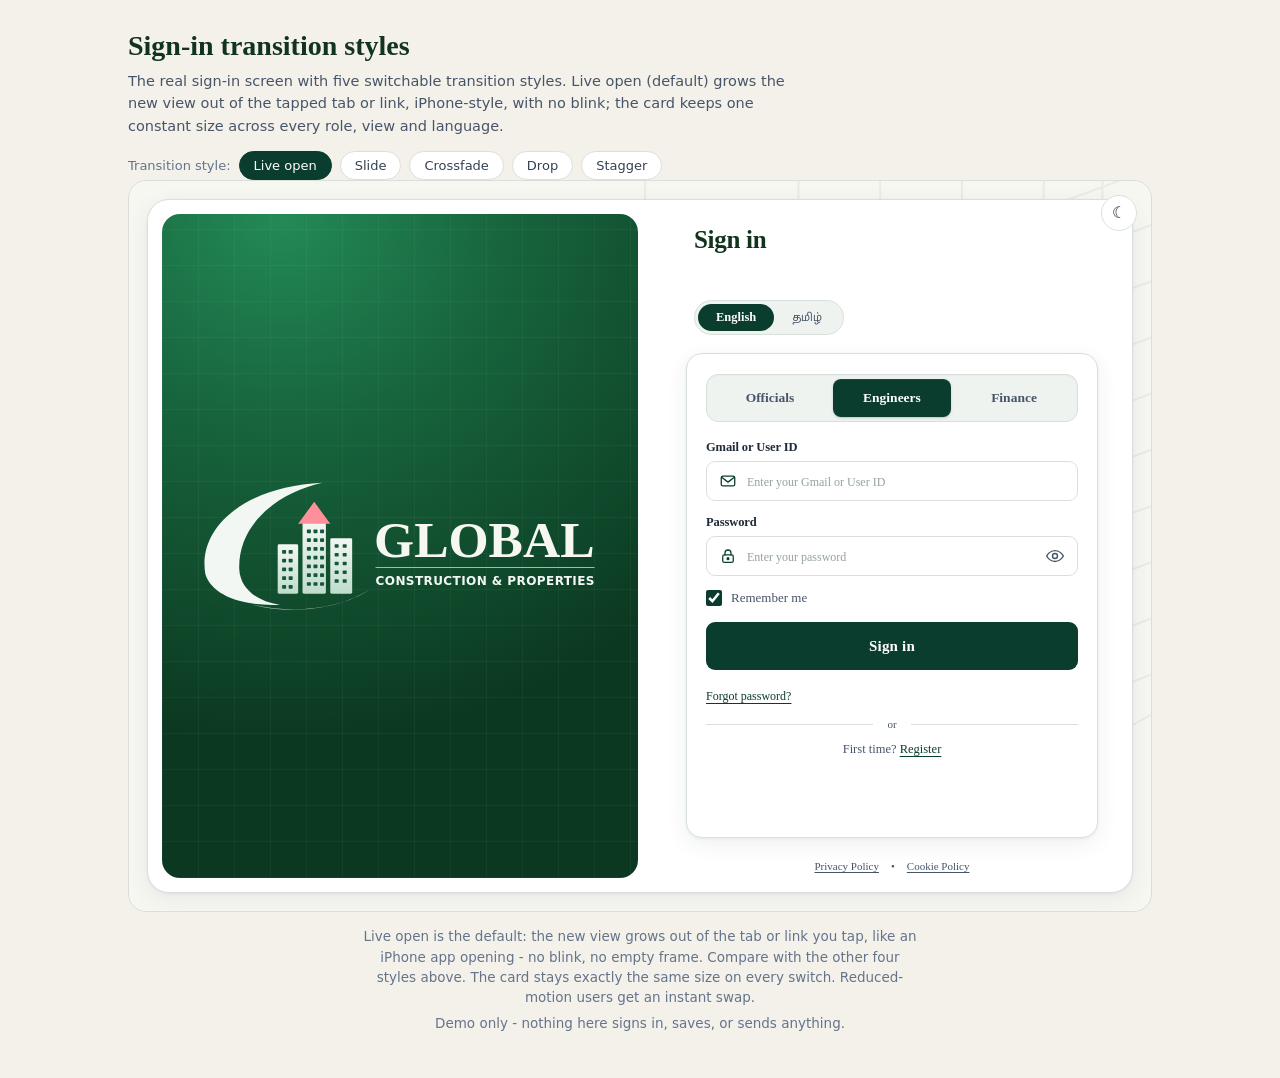
<file: index.html>
<!DOCTYPE html>
<html lang="en">
<head>
<meta charset="utf-8">
<meta name="viewport" content="width=device-width, initial-scale=1, viewport-fit=cover">
<meta name="robots" content="noindex, nofollow">
<title>Sign-in transition styles - demo</title>
<style>
body{margin:0;background:#F3F1EA;font-family:'Inter',system-ui,sans-serif;color:#1F2937}
.pg{max-width:1024px;margin:0 auto;padding:26px 16px 44px}
.pgh{font:700 28px Georgia,'Times New Roman',Tinos,serif;color:#12341F;margin:4px 0 8px}
.pgf{font-size:14.5px;color:#475569;max-width:660px;line-height:1.55;margin:0 0 6px}
/* real app fonts (self-hosted, same files as prod) */
@font-face{font-family:'Tinos';font-style:normal;font-weight:400;font-display:swap;src:url([data-uri]) format('woff2');unicode-range:U+0000-00FF,U+0131,U+0152-0153,U+02BB-02BC,U+02C6,U+02DA,U+02DC,U+0304,U+0308,U+0329,U+2000-206F,U+20AC,U+2122,U+2191,U+2193,U+2212,U+2215,U+FEFF,U+FFFD}
@font-face{font-family:'Tinos';font-style:normal;font-weight:700;font-display:swap;src:url([data-uri]) format('woff2');unicode-range:U+0000-00FF,U+0131,U+0152-0153,U+02BB-02BC,U+02C6,U+02DA,U+02DC,U+0304,U+0308,U+0329,U+2000-206F,U+20AC,U+2122,U+2191,U+2193,U+2212,U+2215,U+FEFF,U+FFFD}
@font-face{font-family:'Mukta Malar';font-style:normal;font-weight:400;font-display:swap;src:url([data-uri]) format('woff2');unicode-range:U+0964-0965,U+0B82-0BFA,U+200C-200D,U+20B9,U+25CC}
@font-face{font-family:'Mukta Malar';font-style:normal;font-weight:600;font-display:swap;src:url([data-uri]) format('woff2');unicode-range:U+0964-0965,U+0B82-0BFA,U+200C-200D,U+20B9,U+25CC}
@font-face{font-family:'Mukta Malar';font-style:normal;font-weight:700;font-display:swap;src:url([data-uri]) format('woff2');unicode-range:U+0964-0965,U+0B82-0BFA,U+200C-200D,U+20B9,U+25CC}
/* Blade sweep sign-in demo - replicates the app's real AuthShell look */
.stage{--bg:#F7F7F2;--card:#FFFFFF;--tx:#1F2937;--mut:#64748B;--bd:#D9E0DC;--soft:#EFF3F0;--inbg:#FFFFFF;--brand:#0b3d2e;--brand2:#0a2f22;--sh:0 6px 22px #1f293712,0 1px 3px #1f29370f;--ok:#17643D;--bad:#B42318;--ttl:#12341F;--sub:#475569;--lnk:#0b3d2e;--ph:#94A3A0;--acc:#A51F2B;
  --lg1:#F2F7F3;--lg2:#BFDCCB;
  position:relative;background:var(--bg);color:var(--tx);font-family:'Times New Roman',Tinos,'Mukta Malar',serif;border-radius:18px;border:1px solid var(--bd);overflow:hidden;min-height:660px;display:flex}
.stage.dark{--bg:#0D1310;--card:#151F19;--tx:#E6EDE8;--mut:#93A39A;--bd:#27352D;--soft:#1B2820;--inbg:#101914;--brand:#2A8A58;--brand2:#34a06a;--sh:0 8px 26px #0008,0 1px 3px #0007;--ttl:#DDF0E4;--sub:#A9B8AE;--lnk:#7FD6A6;--ph:#6B7F73;--acc:#E5707A}
.stage *{box-sizing:border-box;margin:0}
.skbg{position:absolute;inset:0;pointer-events:none;background-position:right center;background-size:cover;background-repeat:no-repeat}
.stage.dark .skbg{filter:invert(1)}
.awm{position:absolute;inset:0;display:flex;align-items:center;justify-content:center;pointer-events:none;opacity:.07;padding:0 4%}
.tdot{position:absolute;z-index:10;top:14px;right:14px;width:36px;height:36px;border-radius:50%;border:1px solid var(--bd);background:var(--card);color:var(--tx);font-size:16px;line-height:1;cursor:pointer;display:flex;align-items:center;justify-content:center;padding:0}

/* split panel */
.asp{position:relative;z-index:2;contain:paint;display:grid;grid-template-columns:minmax(0,1.05fr) minmax(0,1fr);width:100%;margin:18px;background:var(--card);border:1px solid var(--bd);border-radius:22px;box-shadow:var(--sh);overflow:hidden;min-height:600px}
.ahero{position:relative;display:flex;flex-direction:column;justify-content:center;margin:14px;border-radius:18px;padding:36px 22px;overflow:hidden;color:#F7F7F2;
  background:radial-gradient(120% 80% at 25% 0%,#238A56 0%,#17643D 40%,#0B3820 100%)}
.ahero:before{content:"";position:absolute;inset:0;pointer-events:none;background:repeating-linear-gradient(0deg,rgba(255,255,255,.04) 0 1px,transparent 1px 36px),repeating-linear-gradient(90deg,rgba(255,255,255,.04) 0 1px,transparent 1px 36px)}
.ahero .hl{position:relative;width:96%;margin:auto}
.ahero .bl{display:block;width:100%;height:auto;overflow:visible}

/* brand logo svg (inv variant colors from logo.tsx) */
.bl{--lr:#FF8F99;--lg1:#F2F7F3;--lg2:#BFDCCB;--lw:#14573A}
.bl .gsw{fill:var(--lg1)}
.bl .rf{fill:var(--lr)}
.bl .wn{fill:var(--lw)}
.bl .gt{fill:#F7F7F2;font-family:Georgia,'Times New Roman',serif;font-weight:700;font-size:70px}
.bl .st{fill:var(--lg1);font-family:'Inter',system-ui,sans-serif;font-weight:600;font-size:16.5px}
.bl .ln{stroke:var(--lr);stroke-width:1.6;fill:none}
.bl .shx{transform:skewX(-22deg);animation:blsh 7s cubic-bezier(.4,0,.2,1) 2;mix-blend-mode:normal;opacity:.85}
@keyframes blsh{0%{transform:translateX(0) skewX(-22deg)}75%,100%{transform:translateX(330px) skewX(-22deg)}}

/* right column */
.acol{position:relative;display:flex;flex-direction:column;padding:0 34px;min-height:100%;min-width:0}
.ahead{padding:26px 0 0 8px}
.ahead h1{font-size:25px;line-height:1.15;font-weight:700;color:var(--ttl);letter-spacing:-.3px;min-height:58px}
.langpill{display:inline-flex;align-items:center;padding:3px;border-radius:19px;border:1px solid var(--bd);background:var(--soft);margin-top:16px}
.langpill button{border:0;cursor:pointer;height:27px;padding:0 18px;border-radius:16px;font:500 12.5px 'Times New Roman',Tinos,'Mukta Malar',serif;background:transparent;color:var(--sub)}
.langpill button.on{font-weight:600;background:var(--brand);color:#fff}
.acard{position:relative;margin-top:18px;background:var(--card);border-radius:16px;padding:20px 19px 16px;box-shadow:var(--sh);border:1px solid var(--bd);overflow:hidden;contain:paint}
.stage.dark .acard{box-shadow:0 1px 3px #0007}

/* role tabs (real RoleTabs look) */
.role-tabs{position:relative;display:flex;gap:4px;padding:4px;margin:0 0 18px;background:var(--soft);border:1px solid var(--bd);border-radius:12px;box-shadow:inset 0 1px 2px rgba(0,0,0,.03);overflow:hidden}
.role-ind{position:absolute;top:4px;bottom:4px;left:4px;width:calc((100% - 16px)/3);background:var(--brand);border-radius:8px;box-shadow:0 1px 3px rgba(0,0,0,.15);will-change:transform;transition:transform 200ms cubic-bezier(0.22,1,0.36,1)}
.role-tab{position:relative;z-index:1;flex:1;min-width:0;height:38px;padding:0 3px;border:0;border-radius:8px;font-size:13.5px;font-weight:600;cursor:pointer;font-family:inherit;background:transparent;color:var(--sub);transition:color 200ms ease;overflow-wrap:anywhere;line-height:1.35}
.role-tab[aria-selected="true"]{color:#fff}

/* fields (real AuthField look) */
.afield{margin:0 0 14px}
.alabel{font-size:12.5px;font-weight:600;color:var(--tx);margin:0 0 6px;letter-spacing:-0.1px}
.awrap{position:relative;display:flex;align-items:center;height:40px;border:1px solid var(--bd);border-radius:9px;background:var(--inbg);transition:border-color .15s ease,box-shadow .15s ease}
.awrap:focus-within{border-color:var(--brand);box-shadow:0 0 0 3px rgba(23,100,61,.12)}
.aicon{position:absolute;left:12px;display:flex;color:var(--lnk);pointer-events:none}
.ainput{flex:1;min-width:0;height:100%;border:0;outline:0;background:transparent;padding:0 10px 0 40px;font:400 15px 'Times New Roman',Tinos,'Mukta Malar',serif;color:var(--tx)}
.ainput::placeholder{color:var(--ph);font-size:12px;opacity:1}
.aeye{border:0;background:transparent;padding:0 12px 0 6px;height:100%;display:flex;align-items:center;cursor:pointer;color:var(--sub)}

.remem{display:flex;align-items:center;gap:9px;margin:2px 0 12px;font-size:13px;color:var(--sub);cursor:pointer;user-select:none}
.remem input{width:16px;height:16px;margin:0;accent-color:var(--brand)}
.abtn{width:100%;height:48px;border:0;border-radius:9px;font:600 15px 'Times New Roman',Tinos,'Mukta Malar',serif;letter-spacing:.2px;cursor:pointer;touch-action:manipulation;background:var(--brand);color:#fff;margin:4px 0 0;transition:background-color .15s ease,transform .16s cubic-bezier(.3,.7,.2,1),box-shadow .2s ease}
.abtn:hover{filter:brightness(1.06)}
.abtn:active{transform:scale(.985)}
.alinkrow{margin-top:16px}
.alink{color:var(--lnk);font-size:12px;text-decoration:underline;text-underline-offset:3px;background:none;border:0;padding:0;cursor:pointer;font-family:inherit}
.orow{display:flex;align-items:center;gap:14px;margin:14px 0 12px;color:var(--sub);font-size:11px}
.orow div{flex:1;height:1px;background:var(--bd)}
.firsttime{text-align:center;font-size:12.5px;color:var(--sub)}
.firsttime .alink{font-size:12.5px;font-weight:500}
.amsg{color:var(--bad);font-size:14px;margin-top:12px;line-height:1.4}
.legal{text-align:center;font-size:11px;color:var(--sub);padding:22px 0 20px}
.legal a{color:var(--sub);text-decoration:underline;text-underline-offset:2px}
.legal span{margin:0 12px}

.demonote{font-size:13.5px;color:#64748B;max-width:560px;text-align:center;margin:14px auto 0;line-height:1.5}

@media (max-width:760px){
  .stage{min-height:0}
  .asp{grid-template-columns:minmax(0,1fr);min-height:0;margin:12px}
  .ahero{min-height:150px;padding:26px 18px}
  .ahero .hl{width:78%}
  .acol{padding:4px 18px 0}
  .ahead{padding-top:18px}
  .ahead h1{font-size:19px;min-height:44px}
}
@media (prefers-reduced-motion:reduce){
  .bl .shx{animation:none!important;opacity:0}
  .role-ind{transition:none!important}
}

/* ---- transition styles: only .abody (card content) moves; transform/opacity only ---- */
.abody{transform:translate3d(0,0,0);min-height:var(--bodyh,0)}
.ameasure{position:absolute;left:19px;right:19px;top:20px;visibility:hidden;pointer-events:none}
.abody.tx-out{pointer-events:none}

/* Slide (Gemini "Foundation Slide" / ChatGPT "Guided lateral shift"): directional, out 90ms in 150ms */
[data-tx=slide] .abody.tx-out{opacity:0;transform:translate3d(var(--ox,0),var(--oy,0),0);transition:opacity 90ms cubic-bezier(.4,0,1,1),transform 90ms cubic-bezier(.4,0,1,1)}
[data-tx=slide] .abody.tx-in{animation:sl-in 160ms cubic-bezier(0,0,.2,1) both}
@keyframes sl-in{from{opacity:0;transform:translate3d(var(--ix,0),var(--iy,0),0)}to{opacity:1;transform:translate3d(0,0,0)}}

/* Crossfade lift (ChatGPT "Precision crossfade"): out 60ms, in 120ms, 4px vertical */
[data-tx=crossfade] .abody.tx-out{opacity:0;transform:translate3d(0,calc(var(--oy,0)*.33 - 2px),0);transition:opacity 60ms cubic-bezier(.4,0,1,1),transform 60ms cubic-bezier(.4,0,1,1)}
[data-tx=crossfade] .abody.tx-in{animation:xf-in 130ms cubic-bezier(.16,1,.3,1) both}
@keyframes xf-in{from{opacity:0;transform:translate3d(0,4px,0)}to{opacity:1;transform:translate3d(0,0,0)}}

/* Drop (Gemini "Monolithic Elevation Drop" / ChatGPT "Mechanical settle"): scale .98 out, 1.02+(-6px) in */
[data-tx=drop] .abody.tx-out{opacity:0;transform:scale(.98);transition:opacity 70ms cubic-bezier(.4,0,.7,.2),transform 70ms cubic-bezier(.4,0,.7,.2)}
[data-tx=drop] .abody.tx-in{animation:dp-in 170ms cubic-bezier(.12,.8,.32,1) 15ms both}
@keyframes dp-in{from{opacity:0;transform:scale(1.02) translate3d(0,-6px,0)}to{opacity:1;transform:scale(1) translate3d(0,0,0)}}

/* Stagger (ChatGPT "Staggered content handoff"): fields group then actions group, 45ms apart */
[data-tx=stagger] .abody.tx-out{opacity:0;transition:opacity 75ms cubic-bezier(.4,0,1,1)}
[data-tx=stagger] .abody.tx-in .ga{animation:sg-in 130ms cubic-bezier(.16,1,.3,1) both}
[data-tx=stagger] .abody.tx-in .gb{animation:sg-in 130ms cubic-bezier(.16,1,.3,1) 45ms both}
@keyframes sg-in{from{opacity:0;transform:translate3d(0,5px,0)}to{opacity:1;transform:translate3d(0,0,0)}}

@media (prefers-reduced-motion:reduce){
  .abody.tx-out{transition:none!important;opacity:1!important;transform:none!important}
  .abody.tx-in,.abody.tx-in .ga,.abody.tx-in .gb{animation:none!important}
}

/* ---- demo style switcher (demo chrome, not part of the app UI) ---- */
.txbar{display:flex;align-items:center;gap:8px;flex-wrap:wrap;margin:14px 0 0}
.txbar-label{font-size:13px;color:#64748B}
.txpill{border:1px solid #D9E0DC;background:#fff;color:#334155;border-radius:999px;padding:6px 14px;font:500 13px 'Inter',system-ui,sans-serif;cursor:pointer}
.txpill.on{background:#0b3d2e;border-color:#0b3d2e;color:#fff}

/* Live open (iPhone-style): overlay layer grows from the tapped control over the old content.
   The old content keeps full opacity underneath, so the composite never blinks or empties. */
.alayer{position:absolute;left:19px;right:19px;top:20px;height:var(--bodyh,0);background:var(--card);border-radius:14px;overflow:hidden;pointer-events:none;transform-origin:var(--lx,50%) var(--ly,50%);will-change:transform;z-index:3}
.alayer.lo-open{animation:lo-in 320ms cubic-bezier(.32,.72,.24,1) both}
.alayer.lo-close{animation:lo-out 260ms cubic-bezier(.5,0,.75,.4) both}
@keyframes lo-in{0%{transform:scale(var(--ls,.3));opacity:0}18%{opacity:1}100%{transform:scale(1);opacity:1}}
@keyframes lo-out{0%{transform:scale(1);opacity:1}75%{opacity:1}100%{transform:scale(var(--ls,.3));opacity:0}}
@media (prefers-reduced-motion:reduce){.alayer{display:none!important}}

</style>
</head>
<body>
<div class="pg">
  <div class="pgh">Sign-in transition styles</div>
  <div class="pgf">The real sign-in screen with five switchable transition styles. Live open (default) grows the new view out of the tapped tab or link, iPhone-style, with no blink; the card keeps one constant size across every role, view and language.</div>
  <div class="txbar" role="group" aria-label="Transition style" id="txbar"></div>
  <div class="stage" id="stage" data-tx="live">
    <div class="skbg" id="skbg"></div>
    <div class="awm" aria-hidden="true" id="awm"></div>
    <button type="button" class="tdot" id="tdot" aria-label="Theme">&#9790;</button>
    <div class="asp">
      <aside class="ahero"><div class="hl" id="hero"></div></aside>
      <div class="acol">
        <div class="ahead">
          <h1 id="title">Sign in</h1>
          <div class="langpill">
            <button type="button" id="len" class="on">English</button>
            <button type="button" id="lta">&#2980;&#2990;&#3007;&#2996;&#3021;</button>
          </div>
        </div>
        <div class="acard" id="card">
          <div class="ameasure" id="measure" aria-hidden="true"></div>
          <div class="abody" id="body"></div>
        </div>
        <div style="flex:1"></div>
        <div class="legal"><a href="#" onclick="return false" id="lpp">Privacy Policy</a><span>&bull;</span><a href="#" onclick="return false" id="lcp">Cookie Policy</a></div>
      </div>
    </div>
  </div>
  <div class="demonote">Live open is the default: the new view grows out of the tab or link you tap, like an iPhone app opening - no blink, no empty frame. Compare with the other four styles above. The card stays exactly the same size on every switch. Reduced-motion users get an instant swap.</div>
  <div class="demonote" style="margin-top:6px">Demo only - nothing here signs in, saves, or sends anything.</div>
</div>
<script>
/* ---- real app strings (from web/src/i18n.ts) ---- */
const TA = {
  'Sign in': 'உள்நுழை', 'Officials': 'அதிகாரிகள்', 'Engineers': 'பொறியாளர்கள்', 'Finance': 'ஃபைனான்ஸ்',
  'Gmail or User ID': 'ஜிமெயில் அல்லது பயனர் ஐடி', 'Enter your Gmail or User ID': 'உங்கள் ஜிமெயில் அல்லது பயனர் ஐடியை உள்ளிடவும்',
  'Password': 'கடவுச்சொல்', 'Enter your password': 'உங்கள் கடவுச்சொல்லை உள்ளிடவும்',
  'Remember me': 'என்னை நினைவில் கொள்', 'Forgot password?': 'கடவுச்சொல் மறந்துவிட்டதா?',
  'or': 'அல்லது', 'First time?': 'முதல் முறையா?', 'Register': 'பதிவு செய்',
  'Admin ID': 'அட்மின் ஐடி', 'Enter your Admin ID': 'உங்கள் நிர்வாகி ஐடியை உள்ளிடவும்',
  'Vendor code': 'வெண்டார் குறியீடு', 'Your vendor code': 'உங்கள் வெண்டார் குறியீடு',
  'Create your account': 'உங்கள் கணக்கை உருவாக்குங்கள்', 'Reset your password': 'கடவுச்சொல்லை மீட்டமைக்கவும்',
  'Your Gmail': 'உங்கள் ஜிமெயில்', 'Enter your Gmail': 'உங்கள் ஜிமெயில் முகவரியை உள்ளிடவும்',
  'Send OTP': 'OTP அனுப்பு', 'Back to sign in': 'உள்நுழைவுக்குத் திரும்பு',
  'Privacy Policy': 'தனியுரிமைக் கொள்கை', 'Cookie Policy': 'குக்கீ கொள்கை',
  'Demo - nothing is sent.': 'டெமோ - எதுவும் அனுப்பப்படாது.',
};
const ROLE_TABS = [['admin','Officials'],['engineer','Engineers'],['finance','Finance']];
const TX_STYLES = [['live','Live open'],['slide','Slide'],['crossfade','Crossfade'],['drop','Drop'],['stagger','Stagger']];
let lang='en', role='engineer', view='signin', tx='live', dark=false, demoMsg=false, busy=false;
const t = s => (lang==='ta' && TA[s]) ? TA[s] : s;

/* ---- building-sketch background (ported from web/src/auth.tsx) ---- */
function sketchUri(){
  const L=[]; const ln=(x1,y1,x2,y2)=>L.push(`<path d="M${x1} ${y1}L${x2} ${y2}"/>`);
  const fx=262,fy=70,fw=96,fh=420; ln(fx,fy,fx,fy+fh); ln(fx+fw,fy,fx+fw,fy+fh); ln(fx,fy,fx+fw,fy); ln(fx,fy+fh,fx+fw,fy+fh);
  for(let y=fy+28;y<fy+fh;y+=28) ln(fx,y,fx+fw,y); for(let x=fx+32;x<fx+fw;x+=32) ln(x,fy,x,fy+fh);
  const sx=fx+fw,sw=70; ln(sx,fy,sx+sw,fy-26); ln(sx+sw,fy-26,sx+sw,fy+fh-40); ln(sx,fy+fh,sx+sw,fy+fh-40);
  for(let i=1;i<19;i++){const y=fy+i*22; ln(sx,y,sx+sw,y-26);} for(let i=1;i<3;i++) ln(sx+i*23,fy-i*8.7,sx+i*23,fy+fh-i*13);
  ln(fx-60,fy+120,fx,fy+120); ln(fx-60,fy+120,fx-60,fy+fh); for(let y=fy+140;y<fy+fh;y+=22) ln(fx-60,y,fx,y);
  const bx=-10,by=600,bw=150,bh=220; ln(bx,by,bx+bw,by-30); ln(bx+bw,by-30,bx+bw,by+bh); ln(bx,by,bx,by+bh);
  for(let i=1;i<10;i++) ln(bx,by+i*22,bx+bw,by-30+i*22); for(let i=1;i<6;i++) ln(bx+i*25,by-i*5,bx+i*25,by+bh);
  const tree=(cx,cy,r)=>L.push(`<circle cx="${cx}" cy="${cy}" r="${r}"/>`); tree(180,760,22); tree(215,775,16); tree(70,790,20); tree(330,770,18);
  const svg=`<svg xmlns="http://www.w3.org/2000/svg" viewBox="0 0 400 800" preserveAspectRatio="xMaxYMid slice"><g fill="none" stroke="#7d8a80" stroke-width=".8" opacity=".1">${L.join('')}</g></svg>`;
  return 'url("data:image/svg+xml,'+encodeURIComponent(svg)+'")';
}

/* ---- brand logo (ported from web/src/logo.tsx, inverted/hero variant) ---- */
function brandLogo(){
  const win=(x,y)=>`<rect class="wn" x="${x}" y="${y}" width="5.5" height="5" rx="1"/>`;
  const ws=(x0,y0,cols,rows,gap)=>{let o='';for(let r=0;r<rows;r++)for(let c=0;c<cols;c++)o+=win(x0+c*gap,y0+r*12);return o;};
  return `<svg class="bl inv" viewBox="-34 -10 568 188" aria-hidden="true">
    <defs>
      <linearGradient id="blgs" x1="0" y1="0" x2="1" y2="0"><stop offset="0" stop-color="#fff" stop-opacity="0"/><stop offset=".5" stop-color="#fff" stop-opacity=".55"/><stop offset="1" stop-color="#fff" stop-opacity="0"/></linearGradient>
      <linearGradient id="blg" x1="0" y1="0" x2="0" y2="1"><stop offset="0" stop-color="var(--lg1)"/><stop offset="1" stop-color="var(--lg2)"/></linearGradient>
      <clipPath id="blgc"><path d="M14 118C4 62 62 14 152 10C98 22 52 60 54 112C55 134 74 150 102 154C60 156 22 144 14 118Z"/><path d="M64 152C112 166 172 160 208 136C176 158 114 168 64 152Z"/></clipPath>
    </defs>
    <g transform="translate(208 85) scale(1.16) translate(-208 -85)"><g class="swg"><path class="gsw" d="M14 118C4 62 62 14 152 10C98 22 52 60 54 112C55 134 74 150 102 154C60 156 22 144 14 118Z"/><path class="gsw" d="M64 152C112 166 172 160 208 136C176 158 114 168 64 152Z" opacity=".75"/></g><g clip-path="url(#blgc)"><rect class="shx" x="-70" y="-10" width="70" height="190" fill="url(#blgs)"/></g></g>
    <rect fill="url(#blg)" x="82" y="82" width="28" height="68" rx="2"/>
    <rect fill="url(#blg)" x="154" y="74" width="30" height="76" rx="2"/>
    <rect fill="url(#blg)" x="116" y="52" width="32" height="98" rx="2"/>
    <path class="rf" d="M110 54L132 24L154 54Z"/>
    ${ws(88,90,2,5,9)}${ws(122,62,3,7,9)}${ws(160,82,2,5,11)}
    <text class="gt" x="214" y="100" textLength="302" lengthAdjust="spacingAndGlyphs">GLOBAL</text>
    <path class="ln" d="M216 114H516"/>
    <text class="st" x="216" y="138" textLength="300" lengthAdjust="spacing">CONSTRUCTION &amp; PROPERTIES</text>
  </svg>`;
}

/* ---- icons ---- */
const IC='stroke="currentColor" stroke-width="1.7" stroke-linecap="round" stroke-linejoin="round" fill="none" viewBox="0 0 24 24"';
const MailIcon=`<svg ${IC} width="18" height="18"><rect x="3" y="5.5" width="18" height="13" rx="2"/><path d="M3.5 7l8.5 6.5L20.5 7"/></svg>`;
const LockIcon=`<svg ${IC} width="18" height="18"><rect x="5" y="10.5" width="14" height="10" rx="2"/><path d="M8 10.5V8a4 4 0 0 1 8 0v2.5"/><circle cx="12" cy="15.5" r="1.2" fill="currentColor"/></svg>`;
const UserIcon=`<svg ${IC} width="18" height="18"><path d="M12 12a4 4 0 1 0 0-8 4 4 0 0 0 0 8z"/><path d="M4.5 20a7.5 7.5 0 0 1 15 0"/></svg>`;
const Eye=open=>`<svg ${IC} width="20" height="20"><path d="M2 12s3.6-6.5 10-6.5S22 12 22 12s-3.6 6.5-10 6.5S2 12 2 12z"/><circle cx="12" cy="12" r="3"/>${open?'<path d="M4 4l16 16"/>':''}</svg>`;

const Field=(label,icon,placeholder,secret)=>`<div class="afield"><div class="alabel">${label}</div><div class="awrap"><span class="aicon">${icon}</span><input class="ainput" size="1" readonly type="${secret?'password':'text'}" placeholder="${placeholder}">${secret?`<button type="button" class="aeye" aria-label="Show password">${Eye(false)}</button>`:''}</div></div>`;

function bodyHTML(r,v,ln,showMsg){
  const tr=s=>(ln==='ta'&&TA[s])?TA[s]:s;
  const idx=Math.max(0,ROLE_TABS.findIndex(x=>x[0]===r));
  let h='';
  if(v==='signin'){
    h+=`<div class="role-tabs" role="tablist" aria-label="Sign in as">
      <div aria-hidden="true" class="role-ind" style="transform:translateX(calc(${idx*100}% + ${idx*4}px))"></div>
      ${ROLE_TABS.map(([k,l])=>`<button type="button" role="tab" aria-selected="${r===k}" class="role-tab" data-role="${k}">${tr(l)}</button>`).join('')}
    </div>
    <form>
      <div class="ga">
        ${r==='engineer'?Field(tr('Gmail or User ID'),MailIcon,tr('Enter your Gmail or User ID')):''}
        ${r==='admin'?Field(tr('Admin ID'),UserIcon,tr('Enter your Admin ID')):''}
        ${r==='finance'?Field(tr('Vendor code'),UserIcon,tr('Your vendor code')):''}
        ${Field(tr('Password'),LockIcon,tr('Enter your password'),true)}
        <label class="remem"><input type="checkbox" checked>${tr('Remember me')}</label>
      </div>
      <div class="gb"><button type="submit" class="abtn">${tr('Sign in')}</button></div>
    </form>`;
    if(r!=='finance') h+=`<div class="alinkrow gb"><a href="#" class="alink" data-go="reset">${tr('Forgot password?')}</a></div>`;
    if(r==='engineer') h+=`<div class="orow gb"><div></div>${tr('or')}<div></div></div>
    <div class="firsttime gb">${tr('First time?')} <a href="#" class="alink" data-go="register">${tr('Register')}</a></div>`;
  } else {
    h+=`<form>
      <div class="ga">${Field(tr('Your Gmail'),MailIcon,tr('Enter your Gmail'))}</div>
      <div class="gb"><button type="submit" class="abtn">${tr('Send OTP')}</button></div>
    </form>
    <div class="alinkrow gb"><a href="#" class="alink" data-go="signin">${tr('Back to sign in')}</a></div>`;
  }
  if(showMsg) h+=`<div class="amsg gb">${tr('Demo - nothing is sent.')}</div>`;
  return h;
}

const stage=document.getElementById('stage'), card=document.getElementById('card'), body=document.getElementById('body'),
  meas=document.getElementById('measure'), titleEl=document.getElementById('title'),
  len=document.getElementById('len'), lta=document.getElementById('lta'),
  lpp=document.getElementById('lpp'), lcp=document.getElementById('lcp'), tdot=document.getElementById('tdot');

const title=()=> view==='register'?t('Create your account'):view==='reset'?t('Reset your password'):t('Sign in');
function renderChrome(){
  titleEl.textContent=title();
  len.className=lang==='en'?'on':''; lta.className=lang==='ta'?'on':'';
  lpp.textContent=t('Privacy Policy'); lcp.textContent=t('Cookie Policy');
}
function render(){ renderChrome(); body.innerHTML=bodyHTML(role,view,lang,demoMsg); }

/* one constant card size: pin to the tallest body across every role x view x language (error row included) */
function fillMeasure(){
  meas.innerHTML=['en','ta'].flatMap(L=>['admin','engineer','finance'].flatMap(R=>['signin','register','reset'].map(V=>`<div class="amvar">${bodyHTML(R,V,L,true)}</div>`))).join('');
}
function measure(){
  let h=0; for(const ch of meas.children) h=Math.max(h,ch.offsetHeight);
  card.style.setProperty('--bodyh',Math.ceil(h)+'px');
}

/* fade/shift controller for the four classic styles */
function transitionTo(apply,ox,oy,ix,iy){
  if(busy) return; busy=true; demoMsg=false;
  if(matchMedia('(prefers-reduced-motion: reduce)').matches){apply();render();busy=false;return}
  body.style.setProperty('--ox',ox+'px'); body.style.setProperty('--oy',oy+'px');
  body.style.setProperty('--ix',ix+'px'); body.style.setProperty('--iy',iy+'px');
  body.classList.add('tx-out');
  setTimeout(()=>{
    apply(); render();
    body.classList.remove('tx-out'); body.classList.add('tx-in');
    setTimeout(()=>{body.classList.remove('tx-in');busy=false},320);
  },95);
}

/* Live open: new view grows out of the tapped control on top of the old (old never fades).
   open  = expand overlay with new content, then commit. close = commit underneath, old collapses into the tap point. */
function liveGo(commit,el,mode,lRole,lView){
  if(busy) return; busy=true; demoMsg=false;
  if(matchMedia('(prefers-reduced-motion: reduce)').matches){commit();render();busy=false;return}
  const b=el.getBoundingClientRect(), c=body.getBoundingClientRect();
  const x=b.left+b.width/2-c.left, y=b.top+b.height/2-c.top;
  const s=Math.min(0.42,Math.max(0.12,(b.width/c.width)*1.1));
  const layerContent= mode==='open' ? [lRole,lView] : [role,view];
  const layer=document.createElement('div');
  layer.className='alayer lo-'+mode; layer.setAttribute('aria-hidden','true');
  layer.style.setProperty('--lx',x+'px'); layer.style.setProperty('--ly',y+'px'); layer.style.setProperty('--ls',String(s));
  layer.innerHTML=bodyHTML(layerContent[0],layerContent[1],lang,false);
  if(mode==='open'){
    card.appendChild(layer);
    setTimeout(()=>{commit();render();layer.remove();busy=false},335);
  } else {
    card.appendChild(layer); commit(); render();
    setTimeout(()=>{layer.remove();busy=false},275);
  }
}

function pickRole(r,el){
  if(r===role||busy) return;
  if(tx==='live'&&el){liveGo(()=>{role=r;view='signin'},el,'open',r,'signin');return}
  const dir=ROLE_TABS.findIndex(x=>x[0]===r)>Math.max(0,ROLE_TABS.findIndex(x=>x[0]===role))?1:-1;
  transitionTo(()=>{role=r;view='signin'},-14*dir,0,14*dir,0);
}
function goView(v,el){
  if(busy) return;
  if(tx==='live'&&el){liveGo(()=>{view=v},el,v==='signin'?'close':'open',role,v);return}
  const deep=v!=='signin';
  transitionTo(()=>{view=v},0,deep?-12:12,0,deep?14:-14);
}

/* events */
card.addEventListener('click',e=>{
  const tab=e.target.closest('.role-tab'); if(tab){pickRole(tab.dataset.role,tab);return}
  const go=e.target.closest('[data-go]'); if(go){e.preventDefault();goView(go.dataset.go,go);return}
  const eye=e.target.closest('.aeye'); if(eye){const inp=eye.parentElement.querySelector('.ainput');const show=inp.type==='password';inp.type=show?'text':'password';eye.innerHTML=Eye(show);return}
});
card.addEventListener('submit',e=>{e.preventDefault();if(!demoMsg){demoMsg=true;render()}});
len.onclick=()=>{if(lang!=='en'){lang='en';render()}};
lta.onclick=()=>{if(lang!=='ta'){lang='ta';render()}};
tdot.onclick=()=>{dark=!dark;stage.classList.toggle('dark',dark);tdot.textContent=dark?'\u2600':'\u263E'};
const txbar=document.getElementById('txbar');
txbar.innerHTML='<span class="txbar-label">Transition style:</span>'+TX_STYLES.map(([k,l])=>`<button type="button" class="txpill${k===tx?' on':''}" data-tx="${k}">${l}</button>`).join('');
txbar.addEventListener('click',e=>{
  const p=e.target.closest('.txpill'); if(!p||busy) return;
  tx=p.dataset.tx; stage.dataset.tx=tx;
  txbar.querySelectorAll('.txpill').forEach(b=>b.classList.toggle('on',b===p));
});

document.getElementById('skbg').style.backgroundImage=sketchUri();
document.getElementById('awm').innerHTML=brandLogo();
document.getElementById('hero').innerHTML=brandLogo();
fillMeasure(); render(); measure();
document.fonts && document.fonts.ready.then(measure);
new ResizeObserver(measure).observe(meas);
</script>
</body>
</html>
</file>
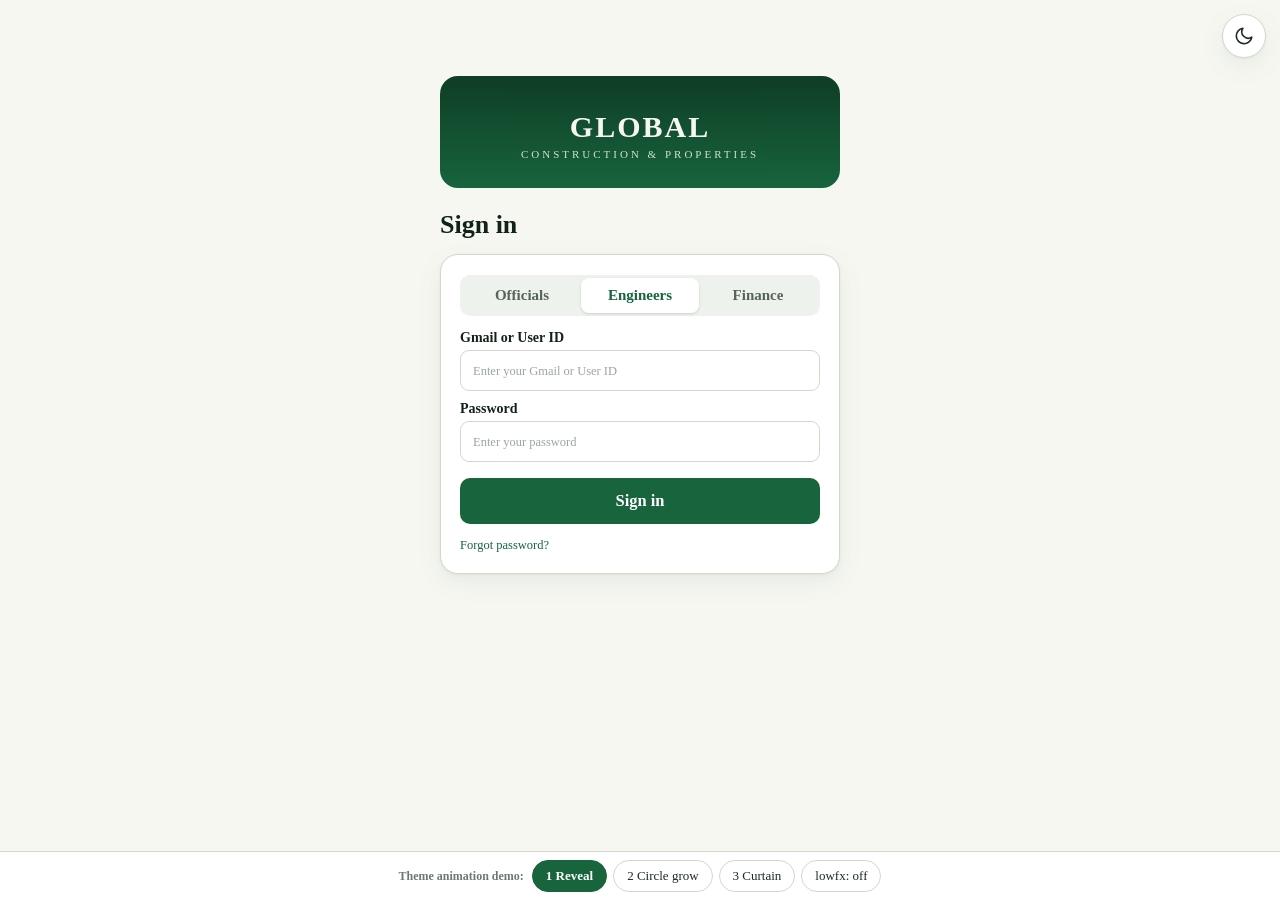
<file: theme.html>
<!doctype html><html data-theme="light"><head><meta charset="utf-8"><meta name="viewport" content="width=device-width,initial-scale=1"><title>Theme toggle animation - demo</title>
<style>
@font-face{font-family:'Tinos';font-style:normal;font-weight:400;font-display:swap;src:url('Tinos_400.woff2') format('woff2')}
@font-face{font-family:'Tinos';font-style:normal;font-weight:700;font-display:swap;src:url('Tinos_700.woff2') format('woff2')}
:root{--bg:#F7F7F2;--card:#FFFFFF;--tx:#1c2b23;--mut:#6b7a70;--bd:#d8d5cb;--soft:#eef2ec;--brand:#17643D;--ttl:#12211a;--sub:#55645b;--sh:0 8px 26px #17643d14,0 1px 3px #17643d12;--inbg:#fff;--ph:#9aa79e}
[data-theme=dark]{--bg:#0D1310;--card:#151F19;--tx:#E6EDE8;--mut:#93A39A;--bd:#27352D;--soft:#1B2820;--brand:#2A8A58;--ttl:#DDF0E4;--sub:#A9B8AE;--sh:0 8px 26px #0008,0 1px 3px #0007;--inbg:#101914;--ph:#6B7F73}
*{box-sizing:border-box}
body{margin:0;background:var(--bg);color:var(--tx);font-family:'Times New Roman',Tinos,'Mukta Malar',serif;min-height:100vh}
#tbtn{position:fixed;top:calc(14px + env(safe-area-inset-top));right:14px;z-index:20;width:44px;height:44px;border-radius:50%;border:1px solid var(--bd);background:var(--card);color:var(--tx);cursor:pointer;display:flex;align-items:center;justify-content:center;padding:0;touch-action:manipulation;box-shadow:var(--sh)}
#tbtn .tic{position:absolute;width:22px;height:22px;transition:transform .28s cubic-bezier(.3,.7,.2,1),opacity .22s ease}
#tbtn .isun{transform:scale(0) rotate(-100deg);opacity:0}
#tbtn .imoon{transform:scale(1) rotate(0);opacity:1}
[data-theme=dark] #tbtn .isun{transform:scale(1) rotate(0);opacity:1}
[data-theme=dark] #tbtn .imoon{transform:scale(0) rotate(100deg);opacity:0}
@media (prefers-reduced-motion:reduce){#tbtn .tic{transition:none}}
.wrap{max-width:440px;margin:0 auto;padding:76px 20px 40px}
.logo{background:linear-gradient(180deg,#0f3d25,#17643D);border-radius:18px;padding:34px 18px 26px;text-align:center;margin-bottom:22px}
.logo b{display:block;color:#F7F7F2;font-size:30px;letter-spacing:2px}
.logo span{color:#cfe3d5;font-size:11px;letter-spacing:3px}
h1{font-size:26px;margin:0 0 14px;color:var(--ttl)}
.card{background:var(--card);border:1px solid var(--bd);border-radius:18px;box-shadow:var(--sh);padding:20px 19px}
.tabs{display:flex;background:var(--soft);border-radius:10px;padding:3px;margin-bottom:14px}
.tabs div{flex:1;text-align:center;padding:9px 0;border-radius:8px;font-size:15px;color:var(--sub);font-weight:600}
.tabs .on{background:var(--card);color:var(--brand);box-shadow:0 1px 3px #0002}
label{display:block;font-size:14px;font-weight:600;color:var(--ttl);margin:10px 0 4px}
.inp{width:100%;padding:11px 12px;font-size:15px;border:1px solid var(--bd);border-radius:9px;background:var(--inbg);color:var(--tx);font-family:inherit}
.inp::placeholder{color:var(--ph);font-size:12.5px}
.go{width:100%;margin-top:16px;padding:13px;border:0;border-radius:10px;background:var(--brand);color:#fff;font-size:16.5px;font-weight:700;font-family:inherit}
.fp{display:block;margin-top:14px;font-size:12.5px;color:var(--brand)}
/* demo bar */
#dbar{position:fixed;bottom:0;left:0;right:0;z-index:30;background:var(--card);border-top:1px solid var(--bd);padding:8px 10px calc(8px + env(safe-area-inset-bottom));display:flex;gap:6px;align-items:center;justify-content:center;flex-wrap:wrap}
#dbar b{font-size:12px;color:var(--mut);margin-right:2px}
.pill{border:1px solid var(--bd);background:var(--card);color:var(--tx);border-radius:16px;padding:7px 13px;font-size:13px;cursor:pointer;font-family:inherit}
.pill.on{background:var(--brand);border-color:var(--brand);color:#fff;font-weight:700}
/* covers: transform/opacity only */
.cover{position:fixed;inset:0;z-index:40;pointer-events:none;opacity:0}
/* style 1: reveal - solid old-bg cover, scale+fade out after flip */
/* style 2: orb - circle grows from the button in NEW bg color, then fades */
#orb{border-radius:50%;width:10px;height:10px;left:0;top:0}
/* style 3: curtain - slab sweeps down in NEW bg color, flips, sweeps off */
@media (prefers-reduced-motion:reduce){.cover{transition:none!important}}
</style></head><body>
<button id="tbtn" aria-label="Theme">
  <svg class="tic imoon" viewBox="0 0 24 24" fill="none" stroke="currentColor" stroke-width="1.8" stroke-linecap="round" stroke-linejoin="round"><path d="M20.5 13.2 A8.5 8.5 0 1 1 10.8 3.5 A7 7 0 0 0 20.5 13.2 Z" pathLength="1"/></svg>
  <svg class="tic isun" viewBox="0 0 24 24" fill="none" stroke="currentColor" stroke-width="1.8" stroke-linecap="round" stroke-linejoin="round"><path d="M12 16.9 A4.9 4.9 0 1 0 12 7.1 A4.9 4.9 0 0 0 12 16.9 Z" pathLength="1"/><path d="M12 2.1 V4.1 M12 19.9 V21.9 M4.2 4.2 L5.6 5.6 M18.4 18.4 L19.8 19.8 M2.1 12 H4.1 M19.9 12 H21.9 M4.2 19.8 L5.6 18.4 M18.4 5.6 L19.8 4.2" pathLength="1"/></svg>
</button>
<div class="wrap">
  <div class="logo"><b>GLOBAL</b><span>CONSTRUCTION &amp; PROPERTIES</span></div>
  <h1>Sign in</h1>
  <div class="card">
    <div class="tabs"><div>Officials</div><div class="on">Engineers</div><div>Finance</div></div>
    <label>Gmail or User ID</label><input class="inp" placeholder="Enter your Gmail or User ID">
    <label>Password</label><input class="inp" type="password" placeholder="Enter your password">
    <button class="go">Sign in</button>
    <a class="fp">Forgot password?</a>
  </div>
</div>
<div id="dbar"><b>Theme animation demo:</b>
  <button class="pill on" data-s="reveal">1 Reveal</button>
  <button class="pill" data-s="orb">2 Circle grow</button>
  <button class="pill" data-s="curtain">3 Curtain</button>
  <button class="pill" id="fx">lowfx: off</button>
</div>
<script>
var style='reveal', lowfx=false, busy=false;
var RM=matchMedia('(prefers-reduced-motion: reduce)');
function bgOf(t){return t==='dark'?'#0D1310':'#F7F7F2'}
function cur(){return document.documentElement.getAttribute('data-theme')}
function flip(n){document.documentElement.setAttribute('data-theme',n)}
function mkCover(){var d=document.createElement('div');d.className='cover';document.body.appendChild(d);return d}
function toggle(){
  if(busy)return;busy=true;
  var n=cur()==='dark'?'light':'dark';
  if(RM.matches){flip(n);busy=false;return}
  if(style==='reveal'){
    // ChatGPT A / Gemini B: cover the OLD theme with an opaque layer, flip underneath, scale+fade the cover away
    var c=mkCover();c.style.background=bgOf(cur());c.style.opacity='1';c.style.transform='scale(1)';
    requestAnimationFrame(function(){requestAnimationFrame(function(){
      flip(n);
      c.style.transition=lowfx?'opacity 150ms ease-out':'opacity 240ms cubic-bezier(.22,.75,.25,1),transform 240ms cubic-bezier(.22,.75,.25,1)';
      c.style.opacity='0';if(!lowfx)c.style.transform='scale(1.015)';
      setTimeout(function(){c.remove();busy=false},270);
    })});
  }else if(style==='orb'){
    // ChatGPT B: circle in the NEW color grows from the button (transform scale only), flip when covered, fade out
    var b=document.getElementById('tbtn').getBoundingClientRect();
    var cx=b.left+b.width/2, cy=b.top+b.height/2;
    var rad=Math.ceil(Math.sqrt(Math.max(cx,innerWidth-cx)**2+Math.max(cy,innerHeight-cy)**2))+8;
    var o=mkCover();o.id='orb';o.style.background=bgOf(n);
    o.style.width=o.style.height=(rad*2)+'px';
    o.style.left=(cx-rad)+'px';o.style.top=(cy-rad)+'px';
    o.style.opacity='1';o.style.transform='scale(0)';
    requestAnimationFrame(function(){requestAnimationFrame(function(){
      o.style.transition=lowfx?'transform 200ms cubic-bezier(.2,.8,.2,1)':'transform 260ms cubic-bezier(.2,.8,.2,1)';
      o.style.transform='scale(1)';
      setTimeout(function(){
        flip(n);
        o.style.transition='opacity 160ms ease-out';o.style.opacity='0';
        setTimeout(function(){o.remove();busy=false},180);
      },lowfx?210:270);
    })});
  }else{
    // Gemini A: solid slab sweeps down over the page, flip at full cover, sweeps off the bottom
    var c2=mkCover();c2.style.background=bgOf(n);c2.style.opacity='1';c2.style.transform='translate3d(0,-100%,0)';
    requestAnimationFrame(function(){requestAnimationFrame(function(){
      c2.style.transition='transform 140ms cubic-bezier(.32,0,.67,0)';
      c2.style.transform='translate3d(0,0,0)';
      setTimeout(function(){
        flip(n);
        c2.style.transition='transform 140ms cubic-bezier(.33,1,.68,1)';
        c2.style.transform='translate3d(0,100%,0)';
        setTimeout(function(){c2.remove();busy=false},170);
      },150);
    })});
  }
}
document.getElementById('tbtn').addEventListener('click',toggle);
Array.prototype.forEach.call(document.querySelectorAll('[data-s]'),function(p){
  p.addEventListener('click',function(){
    style=p.dataset.s;
    Array.prototype.forEach.call(document.querySelectorAll('[data-s]'),function(x){x.classList.toggle('on',x===p)});
  });
});
document.getElementById('fx').addEventListener('click',function(){
  lowfx=!lowfx;document.getElementById('fx').textContent='lowfx: '+(lowfx?'on':'off');
  document.getElementById('fx').classList.toggle('on',lowfx);
});
</script></body></html>
</file>
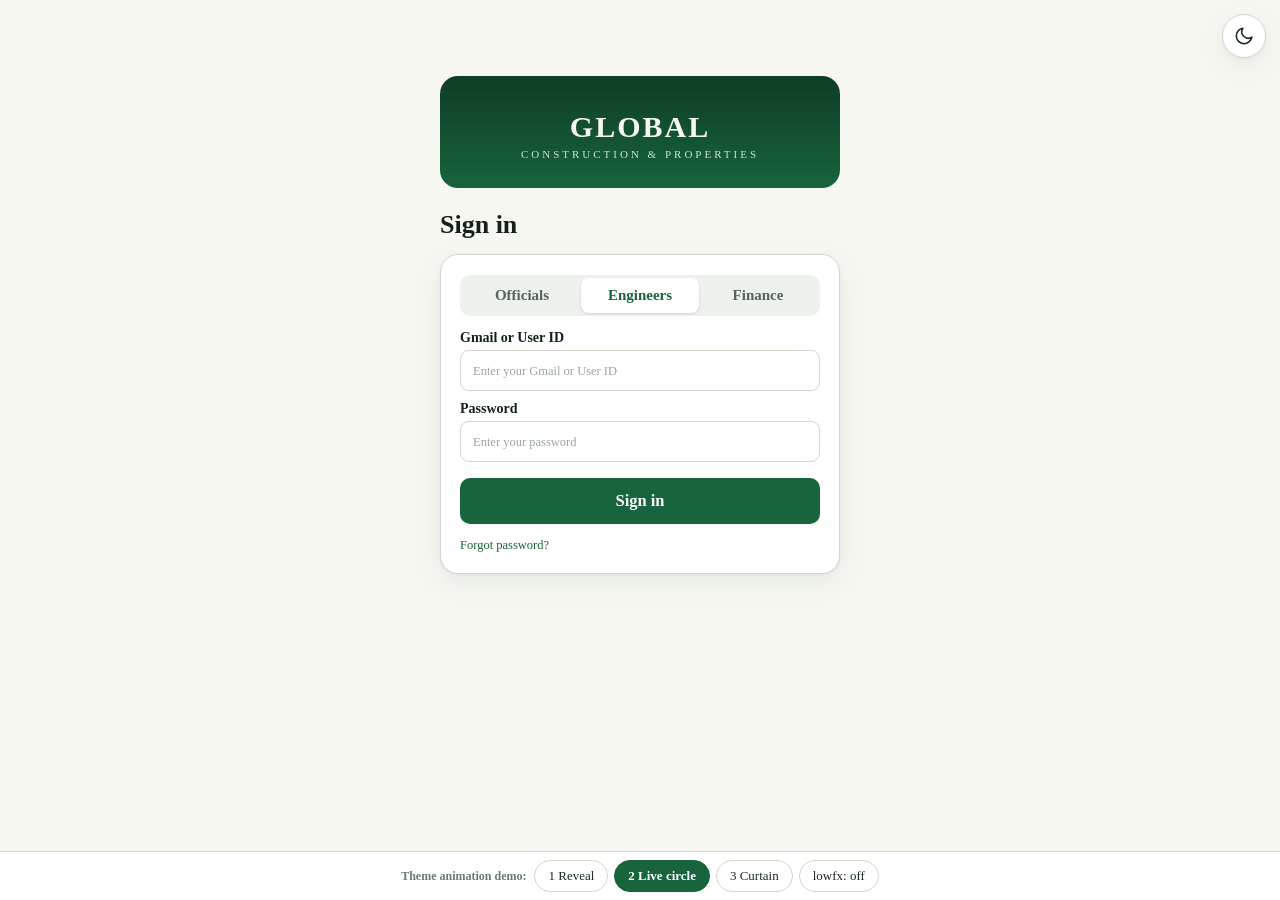
<file: theme2.html>
<!doctype html><html data-theme="light"><head><meta charset="utf-8"><meta name="viewport" content="width=device-width,initial-scale=1"><title>Theme toggle animation - demo</title>
<style>
@font-face{font-family:'Tinos';font-style:normal;font-weight:400;font-display:swap;src:url('Tinos_400.woff2') format('woff2')}
@font-face{font-family:'Tinos';font-style:normal;font-weight:700;font-display:swap;src:url('Tinos_700.woff2') format('woff2')}
:root{--bg:#F7F7F2;--card:#FFFFFF;--tx:#1c2b23;--mut:#6b7a70;--bd:#d8d5cb;--soft:#eef2ec;--brand:#17643D;--ttl:#12211a;--sub:#55645b;--sh:0 8px 26px #17643d14,0 1px 3px #17643d12;--inbg:#fff;--ph:#9aa79e}
[data-theme=dark]{--bg:#0D1310;--card:#151F19;--tx:#E6EDE8;--mut:#93A39A;--bd:#27352D;--soft:#1B2820;--brand:#2A8A58;--ttl:#DDF0E4;--sub:#A9B8AE;--sh:0 8px 26px #0008,0 1px 3px #0007;--inbg:#101914;--ph:#6B7F73}
*{box-sizing:border-box}
body{margin:0;background:var(--bg);color:var(--tx);font-family:'Times New Roman',Tinos,'Mukta Malar',serif;min-height:100vh}
#tbtn{position:fixed;top:calc(14px + env(safe-area-inset-top));right:14px;z-index:20;width:44px;height:44px;border-radius:50%;border:1px solid var(--bd);background:var(--card);color:var(--tx);cursor:pointer;display:flex;align-items:center;justify-content:center;padding:0;touch-action:manipulation;box-shadow:var(--sh)}
#tbtn .tic{position:absolute;width:22px;height:22px;transition:transform .28s cubic-bezier(.3,.7,.2,1),opacity .22s ease}
#tbtn .isun{transform:scale(0) rotate(-100deg);opacity:0}
#tbtn .imoon{transform:scale(1) rotate(0);opacity:1}
[data-theme=dark] #tbtn .isun{transform:scale(1) rotate(0);opacity:1}
[data-theme=dark] #tbtn .imoon{transform:scale(0) rotate(100deg);opacity:0}
@media (prefers-reduced-motion:reduce){#tbtn .tic{transition:none}}
.wrap{max-width:440px;margin:0 auto;padding:76px 20px 40px}
.logo{background:linear-gradient(180deg,#0f3d25,#17643D);border-radius:18px;padding:34px 18px 26px;text-align:center;margin-bottom:22px}
.logo b{display:block;color:#F7F7F2;font-size:30px;letter-spacing:2px}
.logo span{color:#cfe3d5;font-size:11px;letter-spacing:3px}
h1{font-size:26px;margin:0 0 14px;color:var(--ttl)}
.card{background:var(--card);border:1px solid var(--bd);border-radius:18px;box-shadow:var(--sh);padding:20px 19px}
.tabs{display:flex;background:var(--soft);border-radius:10px;padding:3px;margin-bottom:14px}
.tabs div{flex:1;text-align:center;padding:9px 0;border-radius:8px;font-size:15px;color:var(--sub);font-weight:600}
.tabs .on{background:var(--card);color:var(--brand);box-shadow:0 1px 3px #0002}
label{display:block;font-size:14px;font-weight:600;color:var(--ttl);margin:10px 0 4px}
.inp{width:100%;padding:11px 12px;font-size:15px;border:1px solid var(--bd);border-radius:9px;background:var(--inbg);color:var(--tx);font-family:inherit}
.inp::placeholder{color:var(--ph);font-size:12.5px}
.go{width:100%;margin-top:16px;padding:13px;border:0;border-radius:10px;background:var(--brand);color:#fff;font-size:16.5px;font-weight:700;font-family:inherit}
.fp{display:block;margin-top:14px;font-size:12.5px;color:var(--brand)}
/* demo bar */
#dbar{position:fixed;bottom:0;left:0;right:0;z-index:30;background:var(--card);border-top:1px solid var(--bd);padding:8px 10px calc(8px + env(safe-area-inset-bottom));display:flex;gap:6px;align-items:center;justify-content:center;flex-wrap:wrap}
#dbar b{font-size:12px;color:var(--mut);margin-right:2px}
.pill{border:1px solid var(--bd);background:var(--card);color:var(--tx);border-radius:16px;padding:7px 13px;font-size:13px;cursor:pointer;font-family:inherit}
.pill.on{background:var(--brand);border-color:var(--brand);color:#fff;font-weight:700}
/* covers: transform/opacity only */
.cover{position:fixed;inset:0;z-index:40;pointer-events:none;opacity:0}
/* style 1: reveal - solid old-bg cover, scale+fade out after flip */
/* style 2: orb - circle grows from the button in NEW bg color, then fades */
#orb{border-radius:50%;width:10px;height:10px;left:0;top:0}
/* style 3: curtain - slab sweeps down in NEW bg color, flips, sweeps off */
@media (prefers-reduced-motion:reduce){.cover{transition:none!important}}
/* live circle: native view-transition snapshots - no cover layer at all, zero flat frames */
::view-transition-old(root),::view-transition-new(root){animation:none;mix-blend-mode:normal}
::view-transition-old(root){z-index:2147483646}
::view-transition-new(root){z-index:2147483647}
</style></head><body>
<button id="tbtn" aria-label="Theme">
  <svg class="tic imoon" viewBox="0 0 24 24" fill="none" stroke="currentColor" stroke-width="1.8" stroke-linecap="round" stroke-linejoin="round"><path d="M20.5 13.2 A8.5 8.5 0 1 1 10.8 3.5 A7 7 0 0 0 20.5 13.2 Z" pathLength="1"/></svg>
  <svg class="tic isun" viewBox="0 0 24 24" fill="none" stroke="currentColor" stroke-width="1.8" stroke-linecap="round" stroke-linejoin="round"><path d="M12 16.9 A4.9 4.9 0 1 0 12 7.1 A4.9 4.9 0 0 0 12 16.9 Z" pathLength="1"/><path d="M12 2.1 V4.1 M12 19.9 V21.9 M4.2 4.2 L5.6 5.6 M18.4 18.4 L19.8 19.8 M2.1 12 H4.1 M19.9 12 H21.9 M4.2 19.8 L5.6 18.4 M18.4 5.6 L19.8 4.2" pathLength="1"/></svg>
</button>
<div class="wrap">
  <div class="logo"><b>GLOBAL</b><span>CONSTRUCTION &amp; PROPERTIES</span></div>
  <h1>Sign in</h1>
  <div class="card">
    <div class="tabs"><div>Officials</div><div class="on">Engineers</div><div>Finance</div></div>
    <label>Gmail or User ID</label><input class="inp" placeholder="Enter your Gmail or User ID">
    <label>Password</label><input class="inp" type="password" placeholder="Enter your password">
    <button class="go">Sign in</button>
    <a class="fp">Forgot password?</a>
  </div>
</div>
<div id="dbar"><b>Theme animation demo:</b>
  <button class="pill" data-s="reveal">1 Reveal</button>
  <button class="pill on" data-s="orb">2 Live circle</button>
  <button class="pill" data-s="curtain">3 Curtain</button>
  <button class="pill" id="fx">lowfx: off</button>
</div>
<script>
var style='orb', lowfx=false, busy=false;
var RM=matchMedia('(prefers-reduced-motion: reduce)');
function bgOf(t){return t==='dark'?'#0D1310':'#F7F7F2'}
function cur(){return document.documentElement.getAttribute('data-theme')}
function flip(n){document.documentElement.setAttribute('data-theme',n)}
function mkCover(){var d=document.createElement('div');d.className='cover';document.body.appendChild(d);return d}
function toggle(){
  if(busy)return;busy=true;
  var n=cur()==='dark'?'light':'dark';
  if(RM.matches){flip(n);busy=false;return}
  if(style==='reveal'){
    // ChatGPT A / Gemini B: cover the OLD theme with an opaque layer, flip underneath, scale+fade the cover away
    var c=mkCover();c.style.background=bgOf(cur());c.style.opacity='1';c.style.transform='scale(1)';
    requestAnimationFrame(function(){requestAnimationFrame(function(){
      flip(n);
      c.style.transition=lowfx?'opacity 150ms ease-out':'opacity 240ms cubic-bezier(.22,.75,.25,1),transform 240ms cubic-bezier(.22,.75,.25,1)';
      c.style.opacity='0';if(!lowfx)c.style.transform='scale(1.015)';
      setTimeout(function(){c.remove();busy=false},270);
    })});
  }else if(style==='orb'){
    // LIVE CIRCLE: new theme grows as a circle out of the moon button, continuously.
    var b=document.getElementById('tbtn').getBoundingClientRect();
    var cx=b.left+b.width/2, cy=b.top+b.height/2;
    var rad=Math.ceil(Math.sqrt(Math.max(cx,innerWidth-cx)**2+Math.max(cy,innerHeight-cy)**2))+8;
    if(document.startViewTransition && !lowfx){
      // Path A: browser snapshots old+new page; new theme revealed by a growing circle. Old content
      // stays visible the whole time - there is NO cover layer, so a flat/empty frame is impossible.
      var vt=document.startViewTransition(function(){flip(n)});
      vt.ready.then(function(){
        document.documentElement.animate(
          {clipPath:['circle(0px at '+cx+'px '+cy+'px)','circle('+rad+'px at '+cx+'px '+cy+'px)']},
          {duration:400,easing:'cubic-bezier(.25,.8,.3,1)',pseudoElement:'::view-transition-new(root)'});
      }).catch(function(){});
      vt.finished.then(function(){busy=false},function(){busy=false});
    }else{
      // Path B fallback (no view-transitions / lowfx): Web Animations API chained with .finished
      // promises - no setTimeout. A late timer is what left a static full-cover frame (= the blink
      // in his video). Grow ends -> flip -> fade starts in the SAME frame while the circle keeps
      // expanding slightly, so the flat cover lives for at most one compositor frame (~16ms).
      var o=mkCover();o.id='orb';o.style.background=bgOf(n);
      o.style.width=o.style.height=(rad*2)+'px';
      o.style.left=(cx-rad)+'px';o.style.top=(cy-rad)+'px';
      // BOTH animations scheduled up front on the compositor clock. The fade starts on time even
      // while the main thread is busy recoloring the page for the flip (that block is what froze
      // a flat screen in his video). Whenever the flip lands, it lands under a fading veil = soft
      // cross-blend, never a static flat frame.
      var GD=lowfx?180:250, OD=lowfx?110:190;
      var grow=o.animate(
        [{transform:'scale(0)',opacity:1},{transform:'scale(1)',opacity:1}],
        {duration:GD,easing:'cubic-bezier(.25,.8,.3,1)',fill:'forwards'});
      var out=o.animate(
        lowfx?[{opacity:1},{opacity:0}]:[{opacity:1,transform:'scale(1)'},{opacity:0,transform:'scale(1.06)'}],
        {duration:OD,delay:GD,easing:'ease-out',fill:'forwards'});
      var flipped=false;
      function doFlip(){if(!flipped){flipped=true;flip(n)}}
      // Flip at ~88% of the grow: only a tiny far-corner crescent is still uncovered, and the
      // page-recolor main-thread block then overlaps the grow's tail instead of freezing a
      // full-cover frame. grow.finished / out.finished are safety nets for slow timers.
      setTimeout(doFlip,Math.round(GD*0.88));
      grow.finished.then(doFlip).catch(doFlip);
      out.finished.then(function(){doFlip();o.remove();busy=false}).catch(function(){doFlip();o.remove();busy=false});
    }
  }else{
    // Gemini A: solid slab sweeps down over the page, flip at full cover, sweeps off the bottom
    var c2=mkCover();c2.style.background=bgOf(n);c2.style.opacity='1';c2.style.transform='translate3d(0,-100%,0)';
    requestAnimationFrame(function(){requestAnimationFrame(function(){
      c2.style.transition='transform 140ms cubic-bezier(.32,0,.67,0)';
      c2.style.transform='translate3d(0,0,0)';
      setTimeout(function(){
        flip(n);
        c2.style.transition='transform 140ms cubic-bezier(.33,1,.68,1)';
        c2.style.transform='translate3d(0,100%,0)';
        setTimeout(function(){c2.remove();busy=false},170);
      },150);
    })});
  }
}
document.getElementById('tbtn').addEventListener('click',toggle);
Array.prototype.forEach.call(document.querySelectorAll('[data-s]'),function(p){
  p.addEventListener('click',function(){
    style=p.dataset.s;
    Array.prototype.forEach.call(document.querySelectorAll('[data-s]'),function(x){x.classList.toggle('on',x===p)});
  });
});
document.getElementById('fx').addEventListener('click',function(){
  lowfx=!lowfx;document.getElementById('fx').textContent='lowfx: '+(lowfx?'on':'off');
  document.getElementById('fx').classList.toggle('on',lowfx);
});
</script></body></html>
</file>
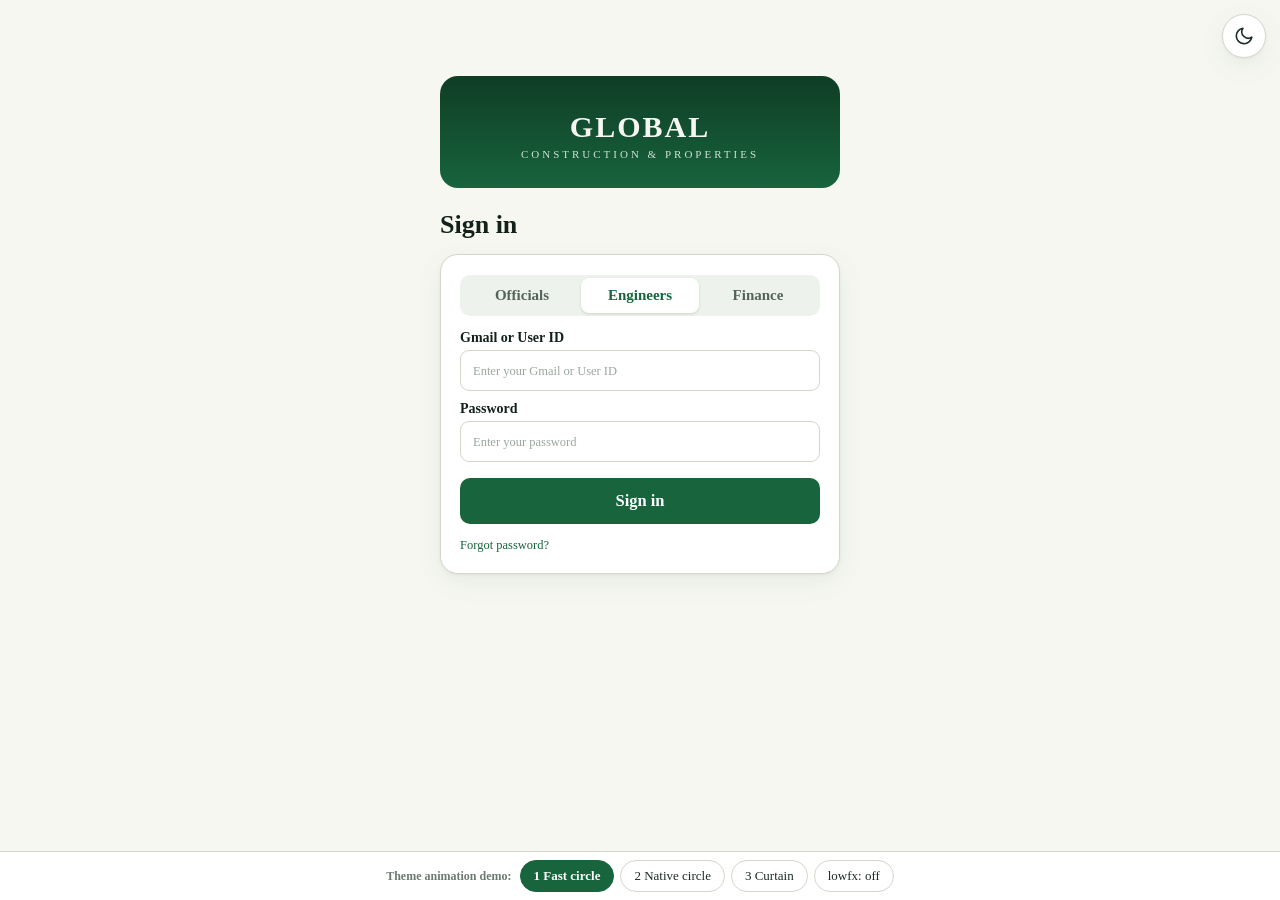
<file: theme3.html>
<!doctype html><html data-theme="light"><head><meta charset="utf-8"><meta name="viewport" content="width=device-width,initial-scale=1"><title>Theme toggle animation - demo</title>
<style>
@font-face{font-family:'Tinos';font-style:normal;font-weight:400;font-display:swap;src:url('Tinos_400.woff2') format('woff2')}
@font-face{font-family:'Tinos';font-style:normal;font-weight:700;font-display:swap;src:url('Tinos_700.woff2') format('woff2')}
:root{--bg:#F7F7F2;--card:#FFFFFF;--tx:#1c2b23;--mut:#6b7a70;--bd:#d8d5cb;--soft:#eef2ec;--brand:#17643D;--ttl:#12211a;--sub:#55645b;--sh:0 8px 26px #17643d14,0 1px 3px #17643d12;--inbg:#fff;--ph:#9aa79e}
[data-theme=dark]{--bg:#0D1310;--card:#151F19;--tx:#E6EDE8;--mut:#93A39A;--bd:#27352D;--soft:#1B2820;--brand:#2A8A58;--ttl:#DDF0E4;--sub:#A9B8AE;--sh:0 8px 26px #0008,0 1px 3px #0007;--inbg:#101914;--ph:#6B7F73}
*{box-sizing:border-box}
body{margin:0;background:var(--bg);color:var(--tx);font-family:'Times New Roman',Tinos,'Mukta Malar',serif;min-height:100vh}
#tbtn{position:fixed;top:calc(14px + env(safe-area-inset-top));right:14px;z-index:20;width:44px;height:44px;border-radius:50%;border:1px solid var(--bd);background:var(--card);color:var(--tx);cursor:pointer;display:flex;align-items:center;justify-content:center;padding:0;touch-action:manipulation;box-shadow:var(--sh)}
#tbtn .tic{position:absolute;width:22px;height:22px;transition:transform .28s cubic-bezier(.3,.7,.2,1),opacity .22s ease}
#tbtn .isun{transform:scale(0) rotate(-100deg);opacity:0}
#tbtn .imoon{transform:scale(1) rotate(0);opacity:1}
[data-theme=dark] #tbtn .isun{transform:scale(1) rotate(0);opacity:1}
[data-theme=dark] #tbtn .imoon{transform:scale(0) rotate(100deg);opacity:0}
@media (prefers-reduced-motion:reduce){#tbtn .tic{transition:none}}
.wrap{max-width:440px;margin:0 auto;padding:76px 20px 40px}
.logo{background:linear-gradient(180deg,#0f3d25,#17643D);border-radius:18px;padding:34px 18px 26px;text-align:center;margin-bottom:22px}
.logo b{display:block;color:#F7F7F2;font-size:30px;letter-spacing:2px}
.logo span{color:#cfe3d5;font-size:11px;letter-spacing:3px}
h1{font-size:26px;margin:0 0 14px;color:var(--ttl)}
.card{background:var(--card);border:1px solid var(--bd);border-radius:18px;box-shadow:var(--sh);padding:20px 19px}
.tabs{display:flex;background:var(--soft);border-radius:10px;padding:3px;margin-bottom:14px}
.tabs div{flex:1;text-align:center;padding:9px 0;border-radius:8px;font-size:15px;color:var(--sub);font-weight:600}
.tabs .on{background:var(--card);color:var(--brand);box-shadow:0 1px 3px #0002}
label{display:block;font-size:14px;font-weight:600;color:var(--ttl);margin:10px 0 4px}
.inp{width:100%;padding:11px 12px;font-size:15px;border:1px solid var(--bd);border-radius:9px;background:var(--inbg);color:var(--tx);font-family:inherit}
.inp::placeholder{color:var(--ph);font-size:12.5px}
.go{width:100%;margin-top:16px;padding:13px;border:0;border-radius:10px;background:var(--brand);color:#fff;font-size:16.5px;font-weight:700;font-family:inherit}
.fp{display:block;margin-top:14px;font-size:12.5px;color:var(--brand)}
/* demo bar */
#dbar{position:fixed;bottom:0;left:0;right:0;z-index:30;background:var(--card);border-top:1px solid var(--bd);padding:8px 10px calc(8px + env(safe-area-inset-bottom));display:flex;gap:6px;align-items:center;justify-content:center;flex-wrap:wrap}
#dbar b{font-size:12px;color:var(--mut);margin-right:2px}
.pill{border:1px solid var(--bd);background:var(--card);color:var(--tx);border-radius:16px;padding:7px 13px;font-size:13px;cursor:pointer;font-family:inherit}
.pill.on{background:var(--brand);border-color:var(--brand);color:#fff;font-weight:700}
/* covers: transform/opacity only */
.cover{position:fixed;inset:0;z-index:40;pointer-events:none;opacity:0}
/* style 1: reveal - solid old-bg cover, scale+fade out after flip */
/* style 2: orb - circle grows from the button in NEW bg color, then fades */
#orb{border-radius:50%;width:10px;height:10px;left:0;top:0;contain:strict;pointer-events:none;backface-visibility:hidden}
/* style 3: curtain - slab sweeps down in NEW bg color, flips, sweeps off */
@media (prefers-reduced-motion:reduce){.cover{transition:none!important}}
/* live circle: native view-transition snapshots - no cover layer at all, zero flat frames */
::view-transition-old(root),::view-transition-new(root){animation:none;mix-blend-mode:normal}
::view-transition-old(root){z-index:2147483646}
::view-transition-new(root){z-index:2147483647}
</style></head><body>
<button id="tbtn" aria-label="Theme">
  <svg class="tic imoon" viewBox="0 0 24 24" fill="none" stroke="currentColor" stroke-width="1.8" stroke-linecap="round" stroke-linejoin="round"><path d="M20.5 13.2 A8.5 8.5 0 1 1 10.8 3.5 A7 7 0 0 0 20.5 13.2 Z" pathLength="1"/></svg>
  <svg class="tic isun" viewBox="0 0 24 24" fill="none" stroke="currentColor" stroke-width="1.8" stroke-linecap="round" stroke-linejoin="round"><path d="M12 16.9 A4.9 4.9 0 1 0 12 7.1 A4.9 4.9 0 0 0 12 16.9 Z" pathLength="1"/><path d="M12 2.1 V4.1 M12 19.9 V21.9 M4.2 4.2 L5.6 5.6 M18.4 18.4 L19.8 19.8 M2.1 12 H4.1 M19.9 12 H21.9 M4.2 19.8 L5.6 18.4 M18.4 5.6 L19.8 4.2" pathLength="1"/></svg>
</button>
<div class="wrap">
  <div class="logo"><b>GLOBAL</b><span>CONSTRUCTION &amp; PROPERTIES</span></div>
  <h1>Sign in</h1>
  <div class="card">
    <div class="tabs"><div>Officials</div><div class="on">Engineers</div><div>Finance</div></div>
    <label>Gmail or User ID</label><input class="inp" placeholder="Enter your Gmail or User ID">
    <label>Password</label><input class="inp" type="password" placeholder="Enter your password">
    <button class="go">Sign in</button>
    <a class="fp">Forgot password?</a>
  </div>
</div>
<div id="dbar"><b>Theme animation demo:</b>
  <button class="pill on" data-s="fast">1 Fast circle</button>
  <button class="pill" data-s="vt">2 Native circle</button>
  <button class="pill" data-s="curtain">3 Curtain</button>
  <button class="pill" id="fx">lowfx: off</button>
</div>
<script>
var style='fast', lowfx=false, busy=false, pre=null, preT=0;
var RM=matchMedia('(prefers-reduced-motion: reduce)');
function bgOf(t){return t==='dark'?'#0D1310':'#F7F7F2'}
function cur(){return document.documentElement.getAttribute('data-theme')}
function flip(n){document.documentElement.setAttribute('data-theme',n)}
function btnGeo(){var b=document.getElementById('tbtn').getBoundingClientRect();var cx=b.left+b.width/2,cy=b.top+b.height/2;var rad=Math.ceil(Math.sqrt(Math.max(cx,innerWidth-cx)**2+Math.max(cy,innerHeight-cy)**2))+8;return[cx,cy,rad]}
function mkCover(){var d=document.createElement('div');d.className='cover';document.body.appendChild(d);return d}

// PRE-WARM on pointerdown: a real finger rests ~80-250ms before click fires. Build + position the
// circle, force a style flush and promote its compositor layer in that dead time, so the moment
// click lands there is zero setup work before the first animation frame.
function prewarm(){
  if(pre||busy||style!=='fast')return;
  var g=btnGeo();
  var o=document.createElement('div');o.className='cover';o.id='orb';
  o.style.background=bgOf(cur()==='dark'?'light':'dark');
  o.style.width=o.style.height=(g[2]*2)+'px';o.style.left=(g[0]-g[2])+'px';o.style.top=(g[1]-g[2])+'px';
  o.style.transform='scale(0)';o.style.opacity='1';o.style.willChange='transform,opacity';
  document.body.appendChild(o);
  o.getBoundingClientRect();
  pre={o:o};preT=Date.now();
  setTimeout(function(){if(pre&&pre.o===o){o.remove();pre=null}},1500);
}

// FAST CIRCLE: compositor-only (transform+opacity) cover circle. No page snapshots, no clip-path,
// no double rasterization. Grow+fade are BOTH scheduled up front on the animation clock; the theme
// flips at ~86% grow (only a tiny far-corner crescent uncovered), so the page recolor block overlaps
// the grow's tail and never freezes a visible frame.
function fastCircle(n){
  if(!pre)prewarm();
  if(preT&&Date.now()-preT>1500){pre=null;prewarm()}
  var o=pre.o;pre=null;
  var GD=lowfx?170:230, OD=lowfx?110:160;
  var grow=o.animate(
    [{transform:'scale(0)',opacity:1},{transform:'scale(1)',opacity:1}],
    {duration:GD,easing:'cubic-bezier(.25,.8,.3,1)',fill:'forwards'});
  var out=o.animate(
    lowfx?[{opacity:1},{opacity:0}]:[{opacity:1,transform:'scale(1)'},{opacity:0,transform:'scale(1.05)'}],
    {duration:OD,delay:GD,easing:'ease-out',fill:'forwards'});
  var flipped=false;
  function doFlip(){if(!flipped){flipped=true;flip(n)}}
  setTimeout(doFlip,Math.round(GD*0.86));
  grow.finished.then(doFlip).catch(doFlip);
  out.finished.then(function(){doFlip();o.remove();busy=false}).catch(function(){doFlip();o.remove();busy=false});
}

// NATIVE CIRCLE: view-transition snapshots, growing circle clip on the new snapshot. Zero flat
// frames but the browser rasterizes the whole page twice per toggle - heavier on slow phones.
function nativeCircle(n){
  var g=btnGeo();
  var vt=document.startViewTransition(function(){flip(n)});
  vt.ready.then(function(){
    document.documentElement.animate(
      {clipPath:['circle(0px at '+g[0]+'px '+g[1]+'px)','circle('+g[2]+'px at '+g[0]+'px '+g[1]+'px)']},
      {duration:400,easing:'cubic-bezier(.25,.8,.3,1)',pseudoElement:'::view-transition-new(root)'});
  }).catch(function(){});
  vt.finished.then(function(){busy=false},function(){busy=false});
}

function toggle(){
  if(busy)return;busy=true;
  var n=cur()==='dark'?'light':'dark';
  if(RM.matches){flip(n);busy=false;return}
  if(style==='fast'){fastCircle(n)}
  else if(style==='vt'){
    if(document.startViewTransition && !lowfx){nativeCircle(n)}
    else{fastCircle(n)}
  }else{
    // curtain: solid slab sweeps down, flip at full cover, sweeps off
    var c2=mkCover();c2.style.background=bgOf(n);c2.style.opacity='1';c2.style.transform='translate3d(0,-100%,0)';
    requestAnimationFrame(function(){requestAnimationFrame(function(){
      c2.style.transition='transform 140ms cubic-bezier(.32,0,.67,0)';
      c2.style.transform='translate3d(0,0,0)';
      setTimeout(function(){
        flip(n);
        c2.style.transition='transform 140ms cubic-bezier(.33,1,.68,1)';
        c2.style.transform='translate3d(0,100%,0)';
        setTimeout(function(){c2.remove();busy=false},170);
      },150);
    })});
  }
}
var tb=document.getElementById('tbtn');
tb.addEventListener('pointerdown',prewarm,{passive:true});
tb.addEventListener('click',toggle);
Array.prototype.forEach.call(document.querySelectorAll('[data-s]'),function(p){
  p.addEventListener('click',function(){
    style=p.dataset.s;
    Array.prototype.forEach.call(document.querySelectorAll('[data-s]'),function(x){x.classList.toggle('on',x===p)});
  });
});
document.getElementById('fx').addEventListener('click',function(){
  lowfx=!lowfx;document.getElementById('fx').textContent='lowfx: '+(lowfx?'on':'off');
  document.getElementById('fx').classList.toggle('on',lowfx);
});
</script></body></html>
</file>
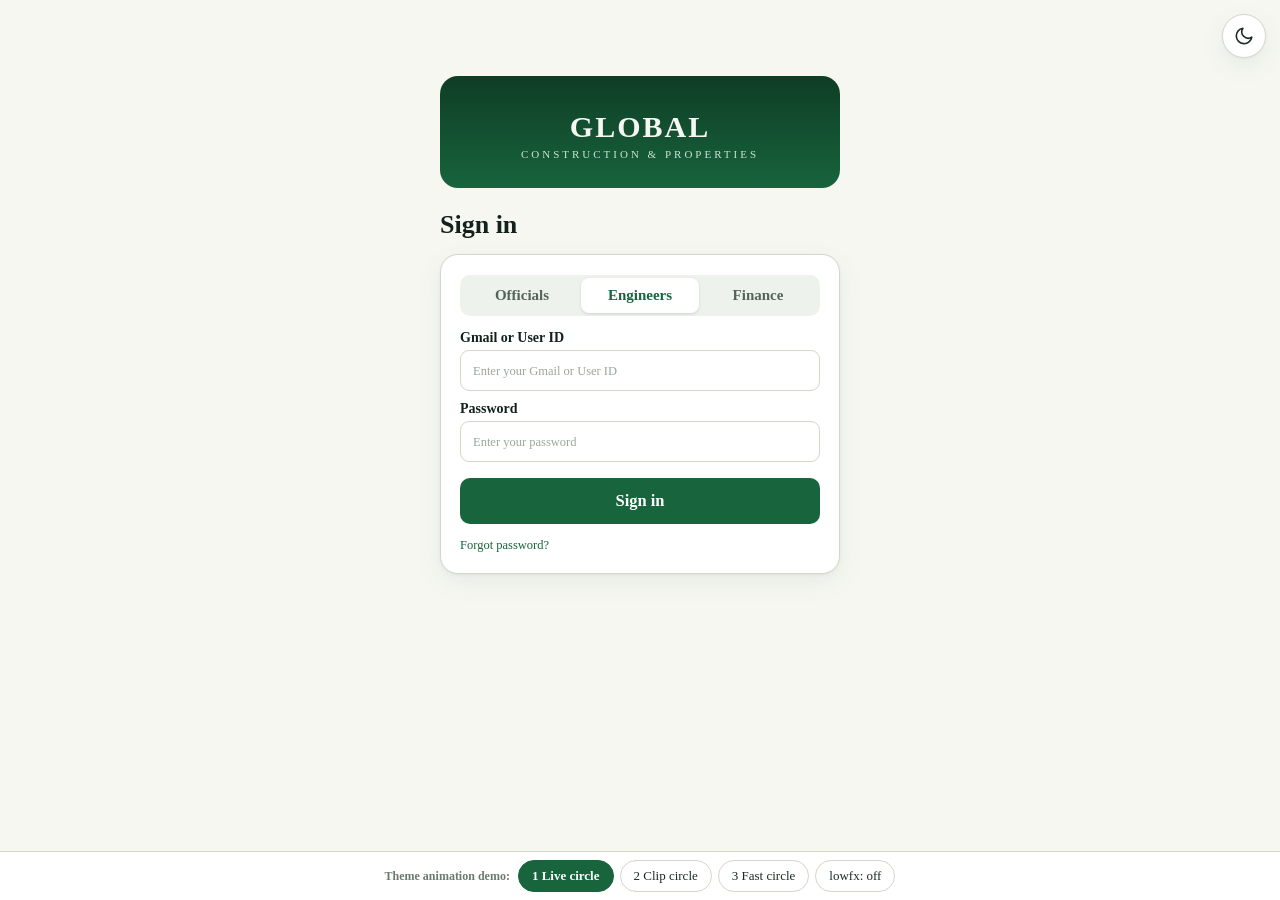
<file: theme4.html>
<!doctype html><html data-theme="light"><head><meta charset="utf-8"><meta name="viewport" content="width=device-width,initial-scale=1"><title>Theme toggle animation - demo</title>
<style>
@font-face{font-family:'Tinos';font-style:normal;font-weight:400;font-display:swap;src:url('Tinos_400.woff2') format('woff2')}
@font-face{font-family:'Tinos';font-style:normal;font-weight:700;font-display:swap;src:url('Tinos_700.woff2') format('woff2')}
:root{--bg:#F7F7F2;--card:#FFFFFF;--tx:#1c2b23;--mut:#6b7a70;--bd:#d8d5cb;--soft:#eef2ec;--brand:#17643D;--ttl:#12211a;--sub:#55645b;--sh:0 8px 26px #17643d14,0 1px 3px #17643d12;--inbg:#fff;--ph:#9aa79e}
[data-theme=dark]{--bg:#0D1310;--card:#151F19;--tx:#E6EDE8;--mut:#93A39A;--bd:#27352D;--soft:#1B2820;--brand:#2A8A58;--ttl:#DDF0E4;--sub:#A9B8AE;--sh:0 8px 26px #0008,0 1px 3px #0007;--inbg:#101914;--ph:#6B7F73}
*{box-sizing:border-box}
body{margin:0;background:var(--bg);color:var(--tx);font-family:'Times New Roman',Tinos,'Mukta Malar',serif;min-height:100vh}
#tbtn{position:fixed;top:calc(14px + env(safe-area-inset-top));right:14px;z-index:20;width:44px;height:44px;border-radius:50%;border:1px solid var(--bd);background:var(--card);color:var(--tx);cursor:pointer;display:flex;align-items:center;justify-content:center;padding:0;touch-action:manipulation;box-shadow:var(--sh)}
#tbtn .tic{position:absolute;width:22px;height:22px;transition:transform .28s cubic-bezier(.3,.7,.2,1),opacity .22s ease}
#tbtn .isun{transform:scale(0) rotate(-100deg);opacity:0}
#tbtn .imoon{transform:scale(1) rotate(0);opacity:1}
[data-theme=dark] #tbtn .isun{transform:scale(1) rotate(0);opacity:1}
[data-theme=dark] #tbtn .imoon{transform:scale(0) rotate(100deg);opacity:0}
@media (prefers-reduced-motion:reduce){#tbtn .tic{transition:none}}
.wrap{max-width:440px;margin:0 auto;padding:76px 20px 40px}
.logo{background:linear-gradient(180deg,#0f3d25,#17643D);border-radius:18px;padding:34px 18px 26px;text-align:center;margin-bottom:22px}
.logo b{display:block;color:#F7F7F2;font-size:30px;letter-spacing:2px}
.logo span{color:#cfe3d5;font-size:11px;letter-spacing:3px}
h1{font-size:26px;margin:0 0 14px;color:var(--ttl)}
.card{background:var(--card);border:1px solid var(--bd);border-radius:18px;box-shadow:var(--sh);padding:20px 19px}
.tabs{display:flex;background:var(--soft);border-radius:10px;padding:3px;margin-bottom:14px}
.tabs div{flex:1;text-align:center;padding:9px 0;border-radius:8px;font-size:15px;color:var(--sub);font-weight:600}
.tabs .on{background:var(--card);color:var(--brand);box-shadow:0 1px 3px #0002}
label{display:block;font-size:14px;font-weight:600;color:var(--ttl);margin:10px 0 4px}
.inp{width:100%;padding:11px 12px;font-size:15px;border:1px solid var(--bd);border-radius:9px;background:var(--inbg);color:var(--tx);font-family:inherit}
.inp::placeholder{color:var(--ph);font-size:12.5px}
.go{width:100%;margin-top:16px;padding:13px;border:0;border-radius:10px;background:var(--brand);color:#fff;font-size:16.5px;font-weight:700;font-family:inherit}
.fp{display:block;margin-top:14px;font-size:12.5px;color:var(--brand)}
/* demo bar */
#dbar{position:fixed;bottom:0;left:0;right:0;z-index:30;background:var(--card);border-top:1px solid var(--bd);padding:8px 10px calc(8px + env(safe-area-inset-bottom));display:flex;gap:6px;align-items:center;justify-content:center;flex-wrap:wrap}
#dbar b{font-size:12px;color:var(--mut);margin-right:2px}
.pill{border:1px solid var(--bd);background:var(--card);color:var(--tx);border-radius:16px;padding:7px 13px;font-size:13px;cursor:pointer;font-family:inherit}
.pill.on{background:var(--brand);border-color:var(--brand);color:#fff;font-weight:700}
/* covers: transform/opacity only */
.cover{position:fixed;inset:0;z-index:40;pointer-events:none;opacity:0}
/* style 1: reveal - solid old-bg cover, scale+fade out after flip */
/* style 2: orb - circle grows from the button in NEW bg color, then fades */
#orb{border-radius:50%;width:10px;height:10px;left:0;top:0;contain:strict;pointer-events:none;backface-visibility:hidden}
/* style 3: curtain - slab sweeps down in NEW bg color, flips, sweeps off */
@media (prefers-reduced-motion:reduce){.cover{transition:none!important}}
/* live circle: native view-transition snapshots - no cover layer at all, zero flat frames */
::view-transition-old(root),::view-transition-new(root){animation:none;mix-blend-mode:normal}
::view-transition-old(root){z-index:2147483646}
::view-transition-new(root){z-index:2147483647}
/* theme4 live circle: clip the new snapshot with a STATIC border-radius circle and grow it with
   transform scale only - fully compositor-driven, no per-frame main-thread clip-path repaints */
::view-transition-new(root){border-radius:50%;will-change:transform}
</style></head><body>
<button id="tbtn" aria-label="Theme">
  <svg class="tic imoon" viewBox="0 0 24 24" fill="none" stroke="currentColor" stroke-width="1.8" stroke-linecap="round" stroke-linejoin="round"><path d="M20.5 13.2 A8.5 8.5 0 1 1 10.8 3.5 A7 7 0 0 0 20.5 13.2 Z" pathLength="1"/></svg>
  <svg class="tic isun" viewBox="0 0 24 24" fill="none" stroke="currentColor" stroke-width="1.8" stroke-linecap="round" stroke-linejoin="round"><path d="M12 16.9 A4.9 4.9 0 1 0 12 7.1 A4.9 4.9 0 0 0 12 16.9 Z" pathLength="1"/><path d="M12 2.1 V4.1 M12 19.9 V21.9 M4.2 4.2 L5.6 5.6 M18.4 18.4 L19.8 19.8 M2.1 12 H4.1 M19.9 12 H21.9 M4.2 19.8 L5.6 18.4 M18.4 5.6 L19.8 4.2" pathLength="1"/></svg>
</button>
<div class="wrap">
  <div class="logo"><b>GLOBAL</b><span>CONSTRUCTION &amp; PROPERTIES</span></div>
  <h1>Sign in</h1>
  <div class="card">
    <div class="tabs"><div>Officials</div><div class="on">Engineers</div><div>Finance</div></div>
    <label>Gmail or User ID</label><input class="inp" placeholder="Enter your Gmail or User ID">
    <label>Password</label><input class="inp" type="password" placeholder="Enter your password">
    <button class="go">Sign in</button>
    <a class="fp">Forgot password?</a>
  </div>
</div>
<div id="dbar"><b>Theme animation demo:</b>
  <button class="pill on" data-s="vt">1 Live circle</button>
  <button class="pill" data-s="clip">2 Clip circle</button>
  <button class="pill" data-s="fast">3 Fast circle</button>
  <button class="pill" id="fx">lowfx: off</button>
</div>
<script>
var style='vt', lowfx=false, busy=false, pre=null, preT=0;
var RM=matchMedia('(prefers-reduced-motion: reduce)');
function bgOf(t){return t==='dark'?'#0D1310':'#F7F7F2'}
function cur(){return document.documentElement.getAttribute('data-theme')}
function flip(n){document.documentElement.setAttribute('data-theme',n)}
function btnGeo(){var b=document.getElementById('tbtn').getBoundingClientRect();var cx=b.left+b.width/2,cy=b.top+b.height/2;var rad=Math.ceil(Math.sqrt(Math.max(cx,innerWidth-cx)**2+Math.max(cy,innerHeight-cy)**2))+8;return[cx,cy,rad]}
function mkCover(){var d=document.createElement('div');d.className='cover';document.body.appendChild(d);return d}

// PRE-WARM on pointerdown: a real finger rests ~80-250ms before click fires. Build + position the
// circle, force a style flush and promote its compositor layer in that dead time, so the moment
// click lands there is zero setup work before the first animation frame.
function prewarm(){
  if(pre||busy||style!=='fast')return;
  var g=btnGeo();
  var o=document.createElement('div');o.className='cover';o.id='orb';
  o.style.background=bgOf(cur()==='dark'?'light':'dark');
  o.style.width=o.style.height=(g[2]*2)+'px';o.style.left=(g[0]-g[2])+'px';o.style.top=(g[1]-g[2])+'px';
  o.style.transform='scale(0)';o.style.opacity='1';o.style.willChange='transform,opacity';
  document.body.appendChild(o);
  o.getBoundingClientRect();
  pre={o:o};preT=Date.now();
  setTimeout(function(){if(pre&&pre.o===o){o.remove();pre=null}},1500);
}

// FAST CIRCLE: compositor-only (transform+opacity) cover circle. No page snapshots, no clip-path,
// no double rasterization. Grow+fade are BOTH scheduled up front on the animation clock; the theme
// flips at ~94% grow (only a sliver of the far corner uncovered), so the page recolor block overlaps
// the grow's tail and never freezes a visible frame.
function fastCircle(n){
  if(!pre)prewarm();
  if(preT&&Date.now()-preT>1500){pre=null;prewarm()}
  var o=pre.o;pre=null;
  var GD=lowfx?170:230, OD=lowfx?110:160;
  var grow=o.animate(
    [{transform:'scale(0)',opacity:1},{transform:'scale(1)',opacity:1}],
    {duration:GD,easing:'cubic-bezier(.25,.8,.3,1)',fill:'forwards'});
  var out=o.animate(
    lowfx?[{opacity:1},{opacity:0}]:[{opacity:1,transform:'scale(1)'},{opacity:0,transform:'scale(1.05)'}],
    {duration:OD,delay:GD,easing:'ease-out',fill:'forwards'});
  var flipped=false;
  function doFlip(){if(!flipped){flipped=true;flip(n)}}
  setTimeout(doFlip,Math.round(GD*0.94));
  grow.finished.then(doFlip).catch(doFlip);
  out.finished.then(function(){doFlip();o.remove();busy=false}).catch(function(){doFlip();o.remove();busy=false});
}

// LIVE CIRCLE (theme4): view-transition snapshot of the new theme is clipped by a STATIC 50%
// border-radius and revealed with transform scale about the button - transform is compositor-only,
// so the reveal never repaints on the main thread (clip-path repaints every frame: the theme3 lag).
function nativeCircle(n){
  var g=btnGeo();
  var vt=document.startViewTransition(function(){flip(n)});
  vt.ready.then(function(){
    // scale factor: ellipse (w x h, 50% radius) about the button origin must cover the viewport
    var kx=Math.max(g[0],innerWidth-g[0])/(innerWidth/2), ky=Math.max(g[1],innerHeight-g[1])/(innerHeight/2);
    var K=Math.ceil((Math.max(kx,ky)+0.4)*10)/10;
    document.documentElement.animate(
      {transform:['scale(0)','scale('+K+')'],transformOrigin:[g[0]+'px '+g[1]+'px',g[0]+'px '+g[1]+'px']},
      {duration:340,easing:'cubic-bezier(.3,.75,.25,1)',pseudoElement:'::view-transition-new(root)'});
  }).catch(function(){});
  vt.finished.then(function(){busy=false},function(){busy=false});
}
// CLIP CIRCLE (theme3 option 2, kept for comparison): clip-path circle - repaints per frame.
function clipCircle(n){
  var g=btnGeo();
  var vt=document.startViewTransition(function(){flip(n)});
  vt.ready.then(function(){
    document.documentElement.animate(
      {clipPath:['circle(0px at '+g[0]+'px '+g[1]+'px)','circle('+g[2]+'px at '+g[0]+'px '+g[1]+'px)']},
      {duration:380,easing:'cubic-bezier(.25,.8,.3,1)',pseudoElement:'::view-transition-new(root)'});
  }).catch(function(){});
  vt.finished.then(function(){busy=false},function(){busy=false});
}

function toggle(){
  if(busy)return;busy=true;
  var n=cur()==='dark'?'light':'dark';
  if(RM.matches){flip(n);busy=false;return}
  if(style==='vt'){
    if(document.startViewTransition && !lowfx){nativeCircle(n)}
    else{fastCircle(n)}
  }
  else if(style==='clip'){
    if(document.startViewTransition && !lowfx){clipCircle(n)}
    else{fastCircle(n)}
  }
  else if(style==='fast'){fastCircle(n)}
  else{
    // curtain: solid slab sweeps down, flip at full cover, sweeps off
    var c2=mkCover();c2.style.background=bgOf(n);c2.style.opacity='1';c2.style.transform='translate3d(0,-100%,0)';
    requestAnimationFrame(function(){requestAnimationFrame(function(){
      c2.style.transition='transform 140ms cubic-bezier(.32,0,.67,0)';
      c2.style.transform='translate3d(0,0,0)';
      setTimeout(function(){
        flip(n);
        c2.style.transition='transform 140ms cubic-bezier(.33,1,.68,1)';
        c2.style.transform='translate3d(0,100%,0)';
        setTimeout(function(){c2.remove();busy=false},170);
      },150);
    })});
  }
}
// Warm up the view-transition pipeline on idle: the FIRST startViewTransition on a page is the
// slowest (capture + pseudo-tree setup); on a low-end phone it lands so late the theme visibly
// hard-snaps before the animation plays. A no-op warm-up makes every real toggle warm.
if(document.startViewTransition && !RM.matches){
  var warm=function(){try{document.startViewTransition(function(){})}catch(e){}};
  if('requestIdleCallback' in window){requestIdleCallback(warm,{timeout:2000})}else{setTimeout(warm,1200)}
}
var tb=document.getElementById('tbtn');
tb.addEventListener('pointerdown',prewarm,{passive:true});
tb.addEventListener('click',toggle);
Array.prototype.forEach.call(document.querySelectorAll('[data-s]'),function(p){
  p.addEventListener('click',function(){
    style=p.dataset.s;
    Array.prototype.forEach.call(document.querySelectorAll('[data-s]'),function(x){x.classList.toggle('on',x===p)});
  });
});
document.getElementById('fx').addEventListener('click',function(){
  lowfx=!lowfx;document.getElementById('fx').textContent='lowfx: '+(lowfx?'on':'off');
  document.getElementById('fx').classList.toggle('on',lowfx);
});
</script></body></html>
</file>
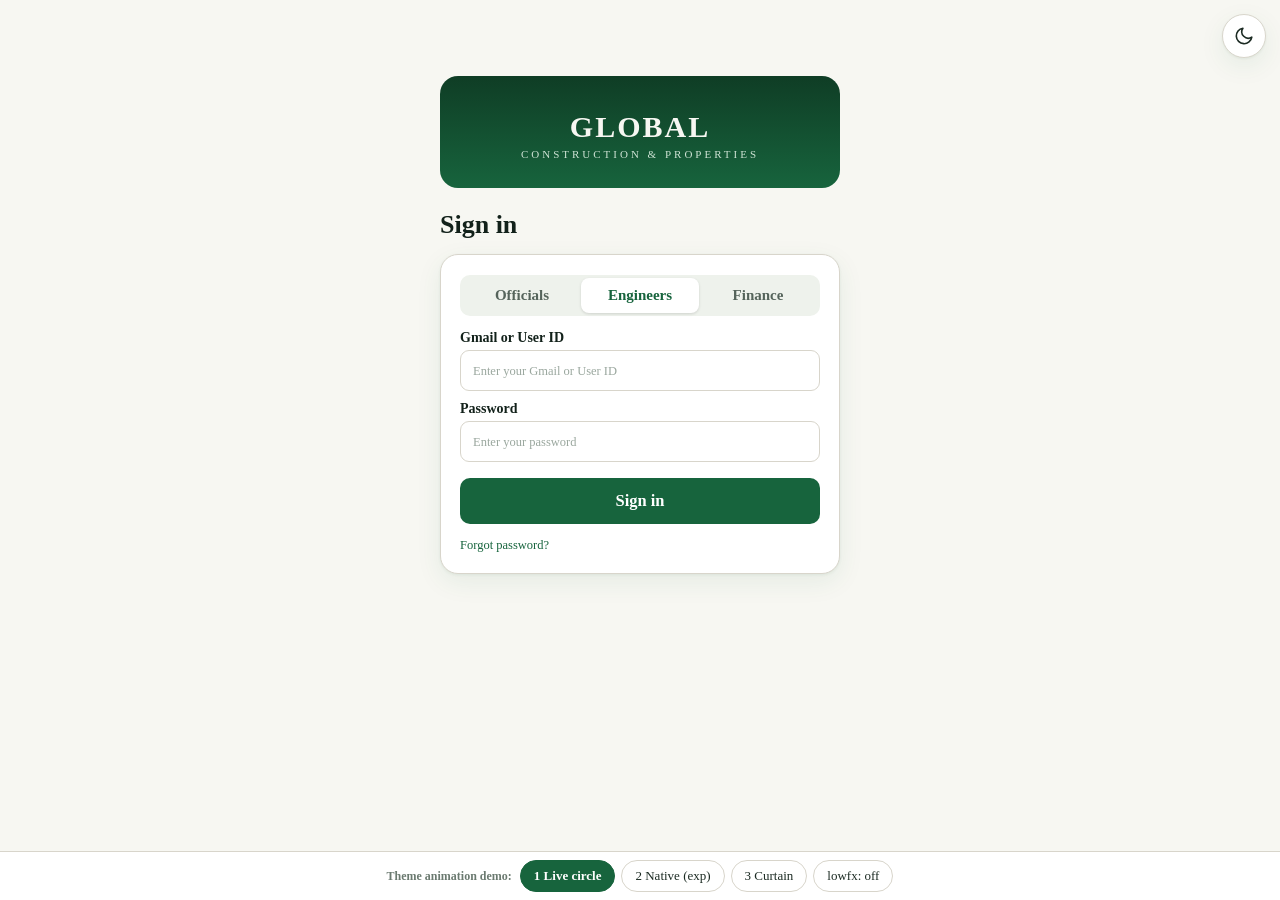
<file: theme5.html>
<!doctype html><html data-theme="light"><head><meta charset="utf-8"><meta name="viewport" content="width=device-width,initial-scale=1"><title>Theme toggle animation - demo</title>
<style>
@font-face{font-family:'Tinos';font-style:normal;font-weight:400;font-display:swap;src:url('Tinos_400.woff2') format('woff2')}
@font-face{font-family:'Tinos';font-style:normal;font-weight:700;font-display:swap;src:url('Tinos_700.woff2') format('woff2')}
:root{--bg:#F7F7F2;--card:#FFFFFF;--tx:#1c2b23;--mut:#6b7a70;--bd:#d8d5cb;--soft:#eef2ec;--brand:#17643D;--ttl:#12211a;--sub:#55645b;--sh:0 8px 26px #17643d14,0 1px 3px #17643d12;--inbg:#fff;--ph:#9aa79e}
[data-theme=dark]{--bg:#0D1310;--card:#151F19;--tx:#E6EDE8;--mut:#93A39A;--bd:#27352D;--soft:#1B2820;--brand:#2A8A58;--ttl:#DDF0E4;--sub:#A9B8AE;--sh:0 8px 26px #0008,0 1px 3px #0007;--inbg:#101914;--ph:#6B7F73}
*{box-sizing:border-box}
body{margin:0;background:var(--bg);color:var(--tx);font-family:'Times New Roman',Tinos,'Mukta Malar',serif;min-height:100vh}
#tbtn{position:fixed;top:calc(14px + env(safe-area-inset-top));right:14px;z-index:20;width:44px;height:44px;border-radius:50%;border:1px solid var(--bd);background:var(--card);color:var(--tx);cursor:pointer;display:flex;align-items:center;justify-content:center;padding:0;touch-action:manipulation;box-shadow:var(--sh)}
#tbtn .tic{position:absolute;width:22px;height:22px;transition:transform .28s cubic-bezier(.3,.7,.2,1),opacity .22s ease}
#tbtn .isun{transform:scale(0) rotate(-100deg);opacity:0}
#tbtn .imoon{transform:scale(1) rotate(0);opacity:1}
[data-theme=dark] #tbtn .isun{transform:scale(1) rotate(0);opacity:1}
[data-theme=dark] #tbtn .imoon{transform:scale(0) rotate(100deg);opacity:0}
@media (prefers-reduced-motion:reduce){#tbtn .tic{transition:none}}
.wrap{max-width:440px;margin:0 auto;padding:76px 20px 40px}
.logo{background:linear-gradient(180deg,#0f3d25,#17643D);border-radius:18px;padding:34px 18px 26px;text-align:center;margin-bottom:22px}
.logo b{display:block;color:#F7F7F2;font-size:30px;letter-spacing:2px}
.logo span{color:#cfe3d5;font-size:11px;letter-spacing:3px}
h1{font-size:26px;margin:0 0 14px;color:var(--ttl)}
.card{background:var(--card);border:1px solid var(--bd);border-radius:18px;box-shadow:var(--sh);padding:20px 19px}
.tabs{display:flex;background:var(--soft);border-radius:10px;padding:3px;margin-bottom:14px}
.tabs div{flex:1;text-align:center;padding:9px 0;border-radius:8px;font-size:15px;color:var(--sub);font-weight:600}
.tabs .on{background:var(--card);color:var(--brand);box-shadow:0 1px 3px #0002}
label{display:block;font-size:14px;font-weight:600;color:var(--ttl);margin:10px 0 4px}
.inp{width:100%;padding:11px 12px;font-size:15px;border:1px solid var(--bd);border-radius:9px;background:var(--inbg);color:var(--tx);font-family:inherit}
.inp::placeholder{color:var(--ph);font-size:12.5px}
.go{width:100%;margin-top:16px;padding:13px;border:0;border-radius:10px;background:var(--brand);color:#fff;font-size:16.5px;font-weight:700;font-family:inherit}
.fp{display:block;margin-top:14px;font-size:12.5px;color:var(--brand)}
/* demo bar */
#dbar{position:fixed;bottom:0;left:0;right:0;z-index:30;background:var(--card);border-top:1px solid var(--bd);padding:8px 10px calc(8px + env(safe-area-inset-bottom));display:flex;gap:6px;align-items:center;justify-content:center;flex-wrap:wrap}
#dbar b{font-size:12px;color:var(--mut);margin-right:2px}
.pill{border:1px solid var(--bd);background:var(--card);color:var(--tx);border-radius:16px;padding:7px 13px;font-size:13px;cursor:pointer;font-family:inherit}
.pill.on{background:var(--brand);border-color:var(--brand);color:#fff;font-weight:700}
/* covers: transform/opacity only */
.cover{position:fixed;inset:0;z-index:40;pointer-events:none;opacity:0}
/* style 1: reveal - solid old-bg cover, scale+fade out after flip */
/* style 2: orb - circle grows from the button in NEW bg color, then fades */
#orb{border-radius:50%;width:10px;height:10px;left:0;top:0;contain:strict;pointer-events:none;backface-visibility:hidden}
/* style 3: curtain - slab sweeps down in NEW bg color, flips, sweeps off */
@media (prefers-reduced-motion:reduce){.cover{transition:none!important}}
/* live circle: native view-transition snapshots - no cover layer at all, zero flat frames */
::view-transition-old(root),::view-transition-new(root){animation:none;mix-blend-mode:normal}
::view-transition-old(root){z-index:2147483646}
::view-transition-new(root){z-index:2147483647}
/* theme4 live circle: clip the new snapshot with a STATIC border-radius circle and grow it with
   transform scale only - fully compositor-driven, no per-frame main-thread clip-path repaints */
::view-transition-new(root){border-radius:50%;will-change:transform}
</style></head><body>
<button id="tbtn" aria-label="Theme">
  <svg class="tic imoon" viewBox="0 0 24 24" fill="none" stroke="currentColor" stroke-width="1.8" stroke-linecap="round" stroke-linejoin="round"><path d="M20.5 13.2 A8.5 8.5 0 1 1 10.8 3.5 A7 7 0 0 0 20.5 13.2 Z" pathLength="1"/></svg>
  <svg class="tic isun" viewBox="0 0 24 24" fill="none" stroke="currentColor" stroke-width="1.8" stroke-linecap="round" stroke-linejoin="round"><path d="M12 16.9 A4.9 4.9 0 1 0 12 7.1 A4.9 4.9 0 0 0 12 16.9 Z" pathLength="1"/><path d="M12 2.1 V4.1 M12 19.9 V21.9 M4.2 4.2 L5.6 5.6 M18.4 18.4 L19.8 19.8 M2.1 12 H4.1 M19.9 12 H21.9 M4.2 19.8 L5.6 18.4 M18.4 5.6 L19.8 4.2" pathLength="1"/></svg>
</button>
<div class="wrap">
  <div class="logo"><b>GLOBAL</b><span>CONSTRUCTION &amp; PROPERTIES</span></div>
  <h1>Sign in</h1>
  <div class="card">
    <div class="tabs"><div>Officials</div><div class="on">Engineers</div><div>Finance</div></div>
    <label>Gmail or User ID</label><input class="inp" placeholder="Enter your Gmail or User ID">
    <label>Password</label><input class="inp" type="password" placeholder="Enter your password">
    <button class="go">Sign in</button>
    <a class="fp">Forgot password?</a>
  </div>
</div>
<div id="dbar"><b>Theme animation demo:</b>
  <button class="pill on" data-s="fast">1 Live circle</button>
  <button class="pill" data-s="vt">2 Native (exp)</button>
  <button class="pill" data-s="curtain">3 Curtain</button>
  <button class="pill" id="fx">lowfx: off</button>
</div>
<script>
var style='fast', lowfx=false, busy=false, pre=null, preT=0;
var RM=matchMedia('(prefers-reduced-motion: reduce)');
function bgOf(t){return t==='dark'?'#0D1310':'#F7F7F2'}
function cur(){return document.documentElement.getAttribute('data-theme')}
function flip(n){document.documentElement.setAttribute('data-theme',n)}
function btnGeo(){var b=document.getElementById('tbtn').getBoundingClientRect();var cx=b.left+b.width/2,cy=b.top+b.height/2;var rad=Math.ceil(Math.sqrt(Math.max(cx,innerWidth-cx)**2+Math.max(cy,innerHeight-cy)**2))+8;return[cx,cy,rad]}
function mkCover(){var d=document.createElement('div');d.className='cover';document.body.appendChild(d);return d}

// PRE-WARM on pointerdown: a real finger rests ~80-250ms before click fires. Build + position the
// circle, force a style flush and promote its compositor layer in that dead time, so the moment
// click lands there is zero setup work before the first animation frame.
function prewarm(){
  if(pre||busy||style!=='fast')return;
  var g=btnGeo();
  var o=document.createElement('div');o.className='cover';o.id='orb';
  o.style.background=bgOf(cur()==='dark'?'light':'dark');
  o.style.width=o.style.height=(g[2]*2)+'px';o.style.left=(g[0]-g[2])+'px';o.style.top=(g[1]-g[2])+'px';
  o.style.transform='scale(0)';o.style.opacity='1';o.style.willChange='transform,opacity';
  document.body.appendChild(o);
  o.getBoundingClientRect();
  pre={o:o};preT=Date.now();
  setTimeout(function(){if(pre&&pre.o===o){o.remove();pre=null}},1500);
}

// FAST CIRCLE: compositor-only (transform+opacity) cover circle. No page snapshots, no clip-path,
// no double rasterization. Grow+fade are BOTH scheduled up front on the animation clock; the theme
// flips at ~94% grow (only a sliver of the far corner uncovered), so the page recolor block overlaps
// the grow's tail and never freezes a visible frame.
function fastCircle(n){
  if(!pre)prewarm();
  if(preT&&Date.now()-preT>1500){pre=null;prewarm()}
  var o=pre.o;pre=null;
  var GD=lowfx?170:230, OD=lowfx?110:160;
  var grow=o.animate(
    [{transform:'scale(0)',opacity:1},{transform:'scale(1)',opacity:1}],
    {duration:GD,easing:'cubic-bezier(.25,.8,.3,1)',fill:'forwards'});
  var out=o.animate(
    lowfx?[{opacity:1},{opacity:0}]:[{opacity:1,transform:'scale(1)'},{opacity:0,transform:'scale(1.05)'}],
    {duration:OD,delay:GD,easing:'ease-out',fill:'forwards'});
  var flipped=false;
  function doFlip(){if(!flipped){flipped=true;flip(n)}}
  setTimeout(doFlip,Math.round(GD*0.94));
  grow.finished.then(doFlip).catch(doFlip);
  out.finished.then(function(){doFlip();o.remove();busy=false}).catch(function(){doFlip();o.remove();busy=false});
}

// LIVE CIRCLE (theme4): view-transition snapshot of the new theme is clipped by a STATIC 50%
// border-radius and revealed with transform scale about the button - transform is compositor-only,
// so the reveal never repaints on the main thread (clip-path repaints every frame: the theme3 lag).
function nativeCircle(n){
  var g=btnGeo();
  var vt=document.startViewTransition(function(){flip(n)});
  vt.ready.then(function(){
    // scale factor: ellipse (w x h, 50% radius) about the button origin must cover the viewport
    var kx=Math.max(g[0],innerWidth-g[0])/(innerWidth/2), ky=Math.max(g[1],innerHeight-g[1])/(innerHeight/2);
    var K=Math.ceil((Math.max(kx,ky)+0.4)*10)/10;
    document.documentElement.animate(
      {transform:['scale(0)','scale('+K+')'],transformOrigin:[g[0]+'px '+g[1]+'px',g[0]+'px '+g[1]+'px']},
      {duration:340,easing:'cubic-bezier(.3,.75,.25,1)',pseudoElement:'::view-transition-new(root)'});
  }).catch(function(){});
  vt.finished.then(function(){busy=false},function(){busy=false});
}
// CLIP CIRCLE (theme3 option 2, kept for comparison): clip-path circle - repaints per frame.
function clipCircle(n){
  var g=btnGeo();
  var vt=document.startViewTransition(function(){flip(n)});
  vt.ready.then(function(){
    document.documentElement.animate(
      {clipPath:['circle(0px at '+g[0]+'px '+g[1]+'px)','circle('+g[2]+'px at '+g[0]+'px '+g[1]+'px)']},
      {duration:380,easing:'cubic-bezier(.25,.8,.3,1)',pseudoElement:'::view-transition-new(root)'});
  }).catch(function(){});
  vt.finished.then(function(){busy=false},function(){busy=false});
}

function toggle(){
  if(busy)return;busy=true;
  var n=cur()==='dark'?'light':'dark';
  if(RM.matches){flip(n);busy=false;return}
  if(style==='vt'){
    if(document.startViewTransition && !lowfx){nativeCircle(n)}
    else{fastCircle(n)}
  }
  else if(style==='clip'){
    if(document.startViewTransition && !lowfx){clipCircle(n)}
    else{fastCircle(n)}
  }
  else if(style==='fast'){fastCircle(n)}
  else{
    // curtain: solid slab sweeps down, flip at full cover, sweeps off
    var c2=mkCover();c2.style.background=bgOf(n);c2.style.opacity='1';c2.style.transform='translate3d(0,-100%,0)';
    requestAnimationFrame(function(){requestAnimationFrame(function(){
      c2.style.transition='transform 140ms cubic-bezier(.32,0,.67,0)';
      c2.style.transform='translate3d(0,0,0)';
      setTimeout(function(){
        flip(n);
        c2.style.transition='transform 140ms cubic-bezier(.33,1,.68,1)';
        c2.style.transform='translate3d(0,100%,0)';
        setTimeout(function(){c2.remove();busy=false},170);
      },150);
    })});
  }
}
// Warm up the view-transition pipeline on idle: the FIRST startViewTransition on a page is the
// slowest (capture + pseudo-tree setup); on a low-end phone it lands so late the theme visibly
// hard-snaps before the animation plays. A no-op warm-up makes every real toggle warm.
if(document.startViewTransition && !RM.matches){
  var warm=function(){try{document.startViewTransition(function(){})}catch(e){}};
  if('requestIdleCallback' in window){requestIdleCallback(warm,{timeout:2000})}else{setTimeout(warm,1200)}
}
var tb=document.getElementById('tbtn');
tb.addEventListener('pointerdown',prewarm,{passive:true});
tb.addEventListener('click',toggle);
Array.prototype.forEach.call(document.querySelectorAll('[data-s]'),function(p){
  p.addEventListener('click',function(){
    style=p.dataset.s;
    Array.prototype.forEach.call(document.querySelectorAll('[data-s]'),function(x){x.classList.toggle('on',x===p)});
  });
});
document.getElementById('fx').addEventListener('click',function(){
  lowfx=!lowfx;document.getElementById('fx').textContent='lowfx: '+(lowfx?'on':'off');
  document.getElementById('fx').classList.toggle('on',lowfx);
});
</script></body></html>
</file>
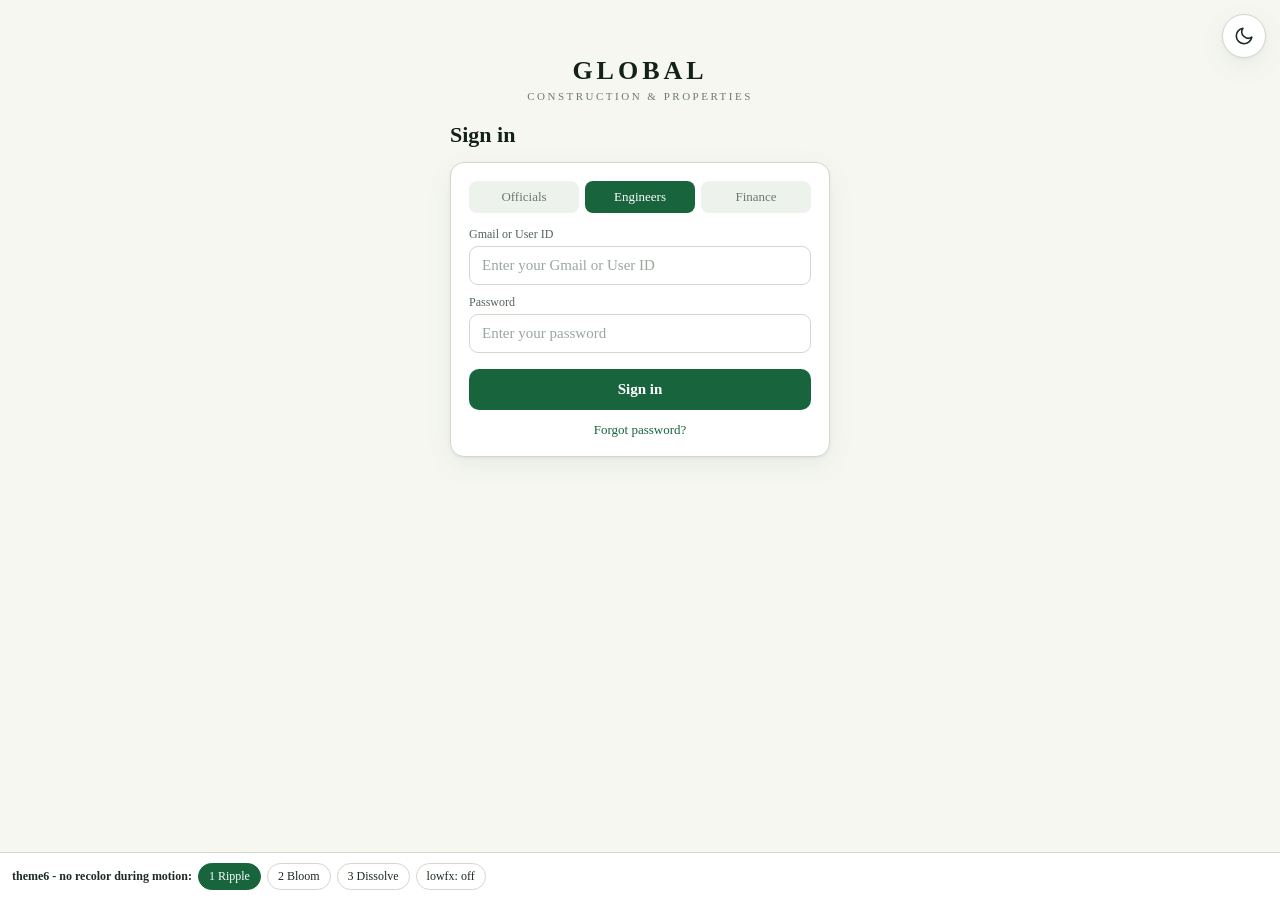
<file: theme6.html>
<!doctype html><html data-theme="light"><head><meta charset="utf-8"><meta name="viewport" content="width=device-width,initial-scale=1"><title>Theme toggle - theme6 dual-layer demos</title>
<style>
@font-face{font-family:'Tinos';font-style:normal;font-weight:400;font-display:swap;src:url('Tinos_400.woff2') format('woff2')}
@font-face{font-family:'Tinos';font-style:normal;font-weight:700;font-display:swap;src:url('Tinos_700.woff2') format('woff2')}
/* THE KEY IDEA: both themes are REAL, fully painted pages stacked on top of each other.
   A toggle never recolors anything during motion - it only reveals the layer that is
   already painted. Zero recolor block, zero snapshots, transform/opacity only. */
.tl-light{--bg:#F7F7F2;--card:#FFFFFF;--tx:#1c2b23;--mut:#6b7a70;--bd:#d8d5cb;--soft:#eef2ec;--brand:#17643D;--ttl:#12211a;--sub:#55645b;--sh:0 8px 26px #17643d14,0 1px 3px #17643d12;--inbg:#fff;--ph:#9aa79e}
.tl-dark{--bg:#0D1310;--card:#151F19;--tx:#E6EDE8;--mut:#93A39A;--bd:#27352D;--soft:#1B2820;--brand:#2A8A58;--ttl:#DDF0E4;--sub:#A9B8AE;--sh:0 8px 26px #0008,0 1px 3px #0007;--inbg:#101914;--ph:#6B7F73}
:root{--bg:#F7F7F2;--card:#FFFFFF;--tx:#1c2b23;--bd:#d8d5cb;--brand:#17643D;--sh:0 8px 26px #17643d14,0 1px 3px #17643d12}
[data-theme=dark]{--bg:#0D1310;--card:#151F19;--tx:#E6EDE8;--bd:#27352D;--brand:#2A8A58;--sh:0 8px 26px #0008,0 1px 3px #0007}
*{box-sizing:border-box}
body{margin:0;background:var(--bg);font-family:'Times New Roman',Tinos,'Mukta Malar',serif;min-height:100vh}
/* the two pre-painted pages */
.layer{position:fixed;inset:0;overflow:auto;background:var(--bg);color:var(--tx);opacity:0;pointer-events:none}
.layer.on{opacity:1;pointer-events:auto}
.wrap{max-width:420px;margin:0 auto;padding:56px 20px 120px}
.logo{text-align:center;margin-bottom:18px}
.logo b{display:block;font-size:26px;letter-spacing:4px;color:var(--ttl)}
.logo span{font-size:11px;letter-spacing:2.5px;color:var(--mut)}
h1{font-size:22px;margin:0 0 14px;color:var(--ttl)}
.card{background:var(--card);border:1px solid var(--bd);border-radius:14px;padding:18px;box-shadow:var(--sh)}
.tabs{display:flex;gap:6px;margin-bottom:14px}
.tabs div{flex:1;text-align:center;padding:8px 0;border-radius:8px;background:var(--soft);color:var(--mut);font-size:13px}
.tabs .on{background:var(--brand);color:#fff}
label{display:block;font-size:12px;color:var(--sub);margin:10px 0 4px}
.inp{width:100%;padding:10px 12px;border:1px solid var(--bd);border-radius:9px;background:var(--inbg);color:var(--tx);font-size:15px;font-family:inherit}
.inp::placeholder{color:var(--ph)}
.go{width:100%;margin-top:16px;padding:12px;border:0;border-radius:10px;background:var(--brand);color:#fff;font-size:15px;font-weight:700;font-family:inherit}
.fp{display:block;text-align:center;margin-top:12px;font-size:13px;color:var(--brand)}
/* toggle button chrome (tiny - the only thing that recolors) */
#tbtn{position:fixed;top:calc(14px + env(safe-area-inset-top));right:14px;z-index:60;width:44px;height:44px;border-radius:50%;border:1px solid var(--bd);background:var(--card);color:var(--tx);cursor:pointer;display:flex;align-items:center;justify-content:center;padding:0;touch-action:manipulation;box-shadow:var(--sh)}
#tbtn .tic{position:absolute;width:22px;height:22px;transition:transform .28s cubic-bezier(.3,.7,.2,1),opacity .22s ease}
#tbtn .isun{transform:scale(0) rotate(-100deg);opacity:0}
#tbtn .imoon{transform:scale(1) rotate(0deg);opacity:1}
[data-theme=dark] #tbtn .isun{transform:scale(1) rotate(0deg);opacity:1}
[data-theme=dark] #tbtn .imoon{transform:scale(0) rotate(100deg);opacity:0}
#dbar{position:fixed;left:0;right:0;bottom:0;z-index:60;padding:10px 12px calc(10px + env(safe-area-inset-bottom));background:var(--card);border-top:1px solid var(--bd);font-size:12px;color:var(--tx);display:flex;flex-wrap:wrap;gap:6px;align-items:center}
.pill{padding:5px 10px;border-radius:99px;border:1px solid var(--bd);background:transparent;color:var(--tx);font-size:12px;cursor:pointer;font-family:inherit}
.pill.on{background:var(--brand);color:#fff;border-color:var(--brand)}
.rw{position:fixed;border-radius:50%;overflow:hidden;contain:strict;will-change:transform;z-index:40;pointer-events:none}
.bl{position:fixed;border-radius:50%;contain:strict;will-change:transform,opacity;z-index:40;pointer-events:none}
</style></head><body>
<button id="tbtn" aria-label="Theme">
  <svg class="tic imoon" viewBox="0 0 24 24" fill="none" stroke="currentColor" stroke-width="1.8" stroke-linecap="round" stroke-linejoin="round"><path d="M20.5 13.2 A8.5 8.5 0 1 1 10.8 3.5 A7 7 0 0 0 20.5 13.2 Z" pathLength="1"/></svg>
  <svg class="tic isun" viewBox="0 0 24 24" fill="none" stroke="currentColor" stroke-width="1.8" stroke-linecap="round" stroke-linejoin="round"><path d="M12 16.9 A4.9 4.9 0 1 0 12 7.1 A4.9 4.9 0 0 0 12 16.9 Z" pathLength="1"/><path d="M12 2.1 V4.1 M12 19.9 V21.9 M4.2 4.2 L5.6 5.6 M18.4 18.4 L19.8 19.8 M2.1 12 H4.1 M19.9 12 H21.9 M4.2 19.8 L5.6 18.4 M18.4 5.6 L19.8 4.2" pathLength="1"/></svg>
</button>
<div id="layers"></div>
<div id="dbar"><b>theme6 - no recolor during motion:</b>
  <button class="pill on" data-s="ripple">1 Ripple</button>
  <button class="pill" data-s="bloom">2 Bloom</button>
  <button class="pill" data-s="dissolve">3 Dissolve</button>
  <button class="pill" id="fx">lowfx: off</button>
</div>
<script>
var style='ripple', lowfx=false, busy=false, pre=null, preT=0;
var RM=matchMedia('(prefers-reduced-motion: reduce)');
var PAGE='<div class="wrap"><div class="logo"><b>GLOBAL</b><span>CONSTRUCTION &amp; PROPERTIES</span></div>'
+'<h1>Sign in</h1><div class="card"><div class="tabs"><div>Officials</div><div class="on">Engineers</div><div>Finance</div></div>'
+'<label>Gmail or User ID</label><input class="inp" placeholder="Enter your Gmail or User ID">'
+'<label>Password</label><input class="inp" type="password" placeholder="Enter your password">'
+'<button class="go">Sign in</button><a class="fp">Forgot password?</a></div></div>';
function mkLayer(theme){var d=document.createElement('div');d.className='layer tl-'+theme;d.dataset.theme=theme;d.innerHTML=PAGE;return d}
var LA=mkLayer('light'), LB=mkLayer('dark');
var host=document.getElementById('layers');host.appendChild(LA);host.appendChild(LB);
LA.classList.add('on');
function layerOf(t){return t==='dark'?LB:LA}
function cur(){return document.documentElement.getAttribute('data-theme')}
// flip = show the already-painted layer. No recolor work at all.
function showLayer(n,instant){
  var oldL=layerOf(cur()), newL=layerOf(n);
  document.documentElement.setAttribute('data-theme',n);
  newL.classList.add('on');oldL.classList.remove('on');
}
function btnGeo(){var b=document.getElementById('tbtn').getBoundingClientRect();var cx=b.left+b.width/2,cy=b.top+b.height/2;var rad=Math.ceil(Math.sqrt(Math.max(cx,innerWidth-cx)**2+Math.max(cy,innerHeight-cy)**2))+8;return[cx,cy,rad]}

/* ---- 1 RIPPLE: the new theme's REAL PAGE grows inside a circular window from the button.
   Circle container scales up (transform); the page inside counter-scales (transform) so it
   stays perfectly still - pure compositor, no repaints, no snapshots. ---- */
function prepRipple(n){
  var g=btnGeo(),R=g[2],cx=g[0],cy=g[1];
  var wrap=document.createElement('div');wrap.className='rw';
  wrap.style.width=wrap.style.height=(R*2)+'px';
  wrap.style.left=(cx-R)+'px';wrap.style.top=(cy-R)+'px';
  wrap.style.transform='scale(0.02)';wrap.style.transformOrigin='50% 50%';
  var lay=layerOf(n);
  lay.classList.add('on');lay.style.opacity='1';
  lay.style.position='absolute';lay.style.inset='auto';
  lay.style.width='100vw';lay.style.height='100vh';
  lay.style.left=(R-cx)+'px';lay.style.top=(R-cy)+'px';
  lay.style.overflow='hidden';
  lay.style.transform='scale(50)';lay.style.transformOrigin=cx+'px '+cy+'px';
  lay.style.willChange='transform';
  wrap.appendChild(lay);document.body.appendChild(wrap);
  wrap.getBoundingClientRect();
  return{wrap:wrap,lay:lay};
}
function unRipple(pp,n){
  var lay=pp.lay;
  lay.style.cssText='';lay.classList.remove('on');
  host.appendChild(lay);
  pp.wrap.remove();
}
function ripple(n){
  if(!pre)pre=prepRipple(n);
  var pp=pre;pre=null;
  var D=lowfx?190:260;
  var a=pp.wrap.animate([{transform:'scale(0.02)'},{transform:'scale(1)'}],{duration:D,easing:'cubic-bezier(.25,.8,.3,1)',fill:'forwards'});
  pp.lay.animate([{transform:'scale(50)'},{transform:'scale(1)'}],{duration:D,easing:'cubic-bezier(.25,.8,.3,1)',fill:'forwards'});
  a.finished.then(function(){unRipple(pp,n);showLayer(n,true);busy=false}).catch(function(){unRipple(pp,n);showLayer(n,true);busy=false});
}

/* ---- 2 BLOOM: a soft water bloom of the new theme's colour wells up from the button
   (soft-edged fill + an expanding ripple ring), covers the screen, the layers swap
   invisibly underneath, and the bloom melts away. All gradients are pre-painted; the
   animation is transform+opacity only. ---- */
function bloom(n){
  var g=btnGeo(),R=g[2],cx=g[0],cy=g[1];
  var bg=n==='dark'?'#0D1310':'#F7F7F2';
  var ringCol=n==='dark'?'rgba(42,138,88,.55)':'rgba(23,100,61,.40)';
  function hexA(h,a){var r=parseInt(h.slice(1,3),16),g2=parseInt(h.slice(3,5),16),b=parseInt(h.slice(5,7),16);return 'rgba('+r+','+g2+','+b+','+a+')'}
  var fill=document.createElement('div');fill.className='bl';
  fill.style.background='radial-gradient(circle, '+bg+' 0%, '+bg+' 58%, '+hexA(bg,0)+' 76%)';
  var ring=document.createElement('div');ring.className='bl';
  ring.style.background='radial-gradient(circle, transparent 52%, '+ringCol+' 62%, transparent 74%)';
  [fill,ring].forEach(function(d,i){
    var s=R*2*(i?1.25:1.12);
    d.style.width=d.style.height=s+'px';
    d.style.left=(cx-s/2)+'px';d.style.top=(cy-s/2)+'px';
    d.style.transform='scale(0.01)';
    document.body.appendChild(d);
  });
  fill.getBoundingClientRect();
  var DF=lowfx?190:270, DR=lowfx?240:340, OUT=lowfx?120:180;
  var f1=fill.animate([{transform:'scale(0.01)',opacity:1},{transform:'scale(1)',opacity:1}],{duration:DF,easing:'cubic-bezier(.25,.8,.3,1)',fill:'forwards'});
  ring.animate([{transform:'scale(0.01)',opacity:1},{transform:'scale(1)',opacity:0}],{duration:DR,easing:'cubic-bezier(.2,.7,.3,1)',fill:'forwards'});
  // cover is full a touch before the grow ends; swap layers there, then melt the fill away
  var out=fill.animate([{opacity:1,transform:'scale(1)'},{opacity:0,transform:lowfx?'scale(1)':'scale(1.04)'}],{duration:OUT,delay:DF,easing:'ease-out',fill:'forwards'});
  var flipped=false;
  function doFlip(){if(!flipped){flipped=true;showLayer(n,true)}}
  setTimeout(doFlip,Math.round(DF*0.92));
  f1.finished.then(doFlip).catch(doFlip);
  out.finished.then(function(){doFlip();fill.remove();ring.remove();busy=false}).catch(function(){doFlip();fill.remove();ring.remove();busy=false});
}

/* ---- 3 DISSOLVE: the calmest possible - the new theme's page is already painted under
   the old one; the old simply fades away while the icon rolls over. Nothing moves. ---- */
function dissolve(n){
  var oldL=layerOf(cur()), newL=layerOf(n);
  newL.classList.add('on');newL.style.zIndex='2';newL.style.opacity='0';
  newL.getBoundingClientRect();
  document.documentElement.setAttribute('data-theme',n); // only recolors the tiny button
  var D=lowfx?150:220;
  var a=newL.animate([{opacity:0},{opacity:1}],{duration:D,easing:'ease-out',fill:'forwards'});
  if(!lowfx)document.getElementById('tbtn').animate([{transform:'rotate(0deg)'},{transform:'rotate(360deg)'}],{duration:380,easing:'cubic-bezier(.3,.7,.3,1)'});
  a.finished.then(function(){
    oldL.classList.remove('on');newL.style.zIndex='';newL.style.opacity='';busy=false;
  }).catch(function(){oldL.classList.remove('on');newL.style.zIndex='';newL.style.opacity='';busy=false});
}

function toggle(){
  if(busy)return;busy=true;
  var n=cur()==='dark'?'light':'dark';
  if(RM.matches){showLayer(n,true);busy=false;return}
  if(style==='ripple')ripple(n);
  else if(style==='bloom')bloom(n);
  else dissolve(n);
}
function prewarm(){
  if(pre||busy||style!=='ripple')return;
  var n=cur()==='dark'?'light':'dark';
  pre=prepRipple(n);preT=Date.now();
  setTimeout(function(){if(pre&&Date.now()-preT>=1400){unRipple(pre,n);pre=null}},1400);
}
var tb=document.getElementById('tbtn');
tb.addEventListener('pointerdown',prewarm,{passive:true});
tb.addEventListener('click',toggle);
Array.prototype.forEach.call(document.querySelectorAll('[data-s]'),function(p){
  p.addEventListener('click',function(){
    if(pre){unRipple(pre,cur()==='dark'?'light':'dark');pre=null}
    style=p.dataset.s;
    Array.prototype.forEach.call(document.querySelectorAll('[data-s]'),function(x){x.classList.toggle('on',x===p)});
  });
});
document.getElementById('fx').addEventListener('click',function(){
  lowfx=!lowfx;document.getElementById('fx').textContent='lowfx: '+(lowfx?'on':'off');
  document.getElementById('fx').classList.toggle('on',lowfx);
});
</script></body></html>
</file>
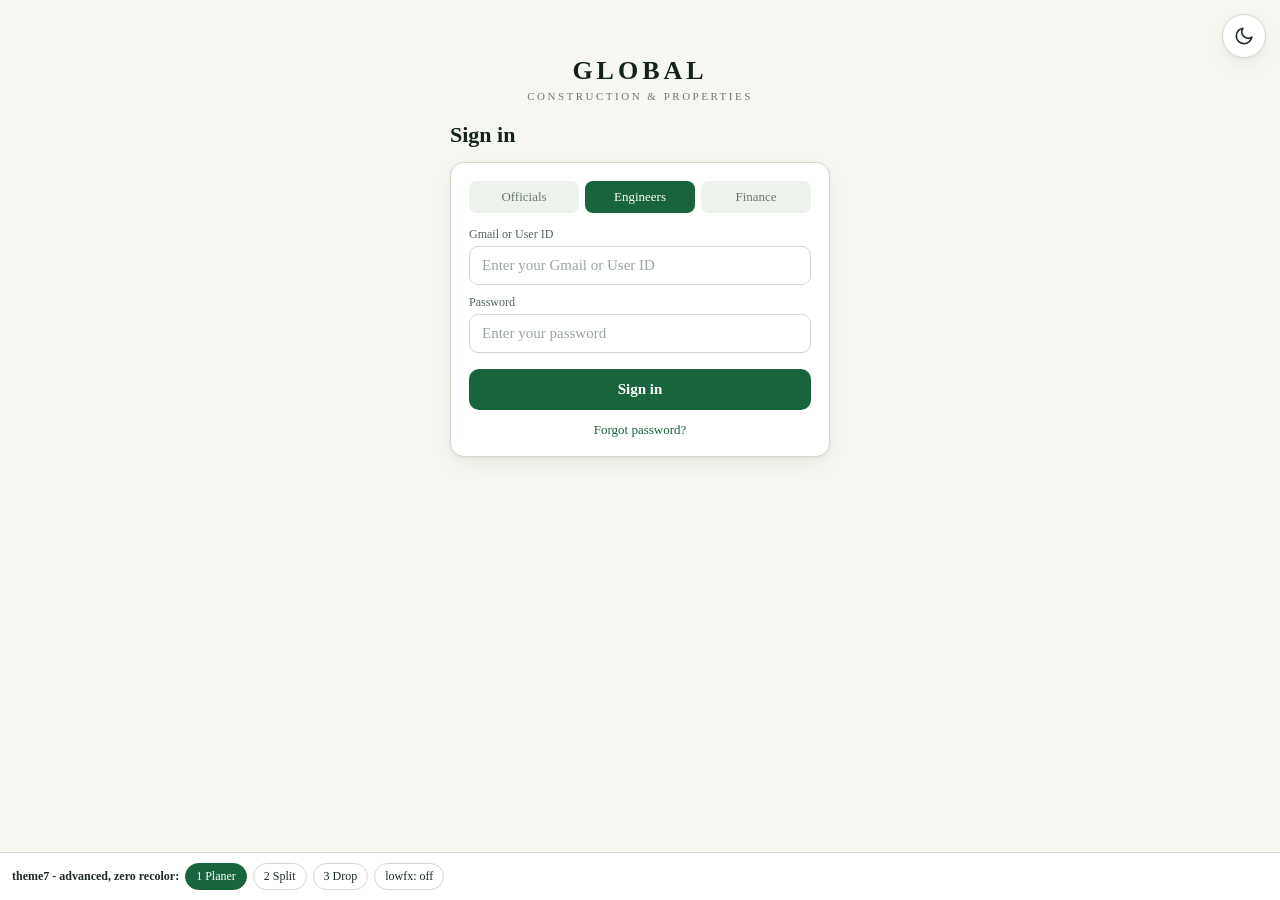
<file: theme7.html>
<!doctype html><html data-theme="light"><head><meta charset="utf-8"><meta name="viewport" content="width=device-width,initial-scale=1"><title>Theme toggle - theme7 advanced dual-layer demos</title>
<style>
@font-face{font-family:'Tinos';font-style:normal;font-weight:400;font-display:swap;src:url('Tinos_400.woff2') format('woff2')}
@font-face{font-family:'Tinos';font-style:normal;font-weight:700;font-display:swap;src:url('Tinos_700.woff2') format('woff2')}
/* THE KEY IDEA: both themes are REAL, fully painted pages stacked on top of each other.
   A toggle never recolors anything during motion - it only reveals the layer that is
   already painted. Zero recolor block, zero snapshots, transform/opacity only. */
.tl-light{--bg:#F7F7F2;--card:#FFFFFF;--tx:#1c2b23;--mut:#6b7a70;--bd:#d8d5cb;--soft:#eef2ec;--brand:#17643D;--ttl:#12211a;--sub:#55645b;--sh:0 8px 26px #17643d14,0 1px 3px #17643d12;--inbg:#fff;--ph:#9aa79e}
.tl-dark{--bg:#0D1310;--card:#151F19;--tx:#E6EDE8;--mut:#93A39A;--bd:#27352D;--soft:#1B2820;--brand:#2A8A58;--ttl:#DDF0E4;--sub:#A9B8AE;--sh:0 8px 26px #0008,0 1px 3px #0007;--inbg:#101914;--ph:#6B7F73}
:root{--bg:#F7F7F2;--card:#FFFFFF;--tx:#1c2b23;--bd:#d8d5cb;--brand:#17643D;--sh:0 8px 26px #17643d14,0 1px 3px #17643d12}
[data-theme=dark]{--bg:#0D1310;--card:#151F19;--tx:#E6EDE8;--bd:#27352D;--brand:#2A8A58;--sh:0 8px 26px #0008,0 1px 3px #0007}
*{box-sizing:border-box}
body{margin:0;background:var(--bg);font-family:'Times New Roman',Tinos,'Mukta Malar',serif;min-height:100vh}
/* the two pre-painted pages */
.layer{position:fixed;inset:0;overflow:auto;background:var(--bg);color:var(--tx);opacity:0;pointer-events:none}
.layer.on{opacity:1;pointer-events:auto}
.wrap{max-width:420px;margin:0 auto;padding:56px 20px 120px}
.logo{text-align:center;margin-bottom:18px}
.logo b{display:block;font-size:26px;letter-spacing:4px;color:var(--ttl)}
.logo span{font-size:11px;letter-spacing:2.5px;color:var(--mut)}
h1{font-size:22px;margin:0 0 14px;color:var(--ttl)}
.card{background:var(--card);border:1px solid var(--bd);border-radius:14px;padding:18px;box-shadow:var(--sh)}
.tabs{display:flex;gap:6px;margin-bottom:14px}
.tabs div{flex:1;text-align:center;padding:8px 0;border-radius:8px;background:var(--soft);color:var(--mut);font-size:13px}
.tabs .on{background:var(--brand);color:#fff}
label{display:block;font-size:12px;color:var(--sub);margin:10px 0 4px}
.inp{width:100%;padding:10px 12px;border:1px solid var(--bd);border-radius:9px;background:var(--inbg);color:var(--tx);font-size:15px;font-family:inherit}
.inp::placeholder{color:var(--ph)}
.go{width:100%;margin-top:16px;padding:12px;border:0;border-radius:10px;background:var(--brand);color:#fff;font-size:15px;font-weight:700;font-family:inherit}
.fp{display:block;text-align:center;margin-top:12px;font-size:13px;color:var(--brand)}
/* toggle button chrome (tiny - the only thing that recolors) */
#tbtn{position:fixed;top:calc(14px + env(safe-area-inset-top));right:14px;z-index:60;width:44px;height:44px;border-radius:50%;border:1px solid var(--bd);background:var(--card);color:var(--tx);cursor:pointer;display:flex;align-items:center;justify-content:center;padding:0;touch-action:manipulation;box-shadow:var(--sh)}
#tbtn .tic{position:absolute;width:22px;height:22px;transition:transform .28s cubic-bezier(.3,.7,.2,1),opacity .22s ease}
#tbtn .isun{transform:scale(0) rotate(-100deg);opacity:0}
#tbtn .imoon{transform:scale(1) rotate(0deg);opacity:1}
[data-theme=dark] #tbtn .isun{transform:scale(1) rotate(0deg);opacity:1}
[data-theme=dark] #tbtn .imoon{transform:scale(0) rotate(100deg);opacity:0}
#dbar{position:fixed;left:0;right:0;bottom:0;z-index:60;padding:10px 12px calc(10px + env(safe-area-inset-bottom));background:var(--card);border-top:1px solid var(--bd);font-size:12px;color:var(--tx);display:flex;flex-wrap:wrap;gap:6px;align-items:center}
.pill{padding:5px 10px;border-radius:99px;border:1px solid var(--bd);background:transparent;color:var(--tx);font-size:12px;cursor:pointer;font-family:inherit}
.pill.on{background:var(--brand);color:#fff;border-color:var(--brand)}
.rw{position:fixed;border-radius:50%;overflow:hidden;contain:strict;will-change:transform;z-index:40;pointer-events:none}
.bl{position:fixed;border-radius:50%;contain:strict;will-change:transform,opacity;z-index:40;pointer-events:none}
</style></head><body>
<button id="tbtn" aria-label="Theme">
  <svg class="tic imoon" viewBox="0 0 24 24" fill="none" stroke="currentColor" stroke-width="1.8" stroke-linecap="round" stroke-linejoin="round"><path d="M20.5 13.2 A8.5 8.5 0 1 1 10.8 3.5 A7 7 0 0 0 20.5 13.2 Z" pathLength="1"/></svg>
  <svg class="tic isun" viewBox="0 0 24 24" fill="none" stroke="currentColor" stroke-width="1.8" stroke-linecap="round" stroke-linejoin="round"><path d="M12 16.9 A4.9 4.9 0 1 0 12 7.1 A4.9 4.9 0 0 0 12 16.9 Z" pathLength="1"/><path d="M12 2.1 V4.1 M12 19.9 V21.9 M4.2 4.2 L5.6 5.6 M18.4 18.4 L19.8 19.8 M2.1 12 H4.1 M19.9 12 H21.9 M4.2 19.8 L5.6 18.4 M18.4 5.6 L19.8 4.2" pathLength="1"/></svg>
</button>
<div id="layers"></div>
<div id="dbar"><b>theme7 - advanced, zero recolor:</b>
  <button class="pill on" data-s="planer">1 Planer</button>
  <button class="pill" data-s="aperture">2 Split</button>
  <button class="pill" data-s="drop">3 Drop</button>
  <button class="pill" id="fx">lowfx: off</button>
</div>
<script>
var style='planer', lowfx=false, busy=false, pre=null, preT=0;
var RM=matchMedia('(prefers-reduced-motion: reduce)');
var PAGE='<div class="wrap"><div class="logo"><b>GLOBAL</b><span>CONSTRUCTION &amp; PROPERTIES</span></div>'
+'<h1>Sign in</h1><div class="card"><div class="tabs"><div>Officials</div><div class="on">Engineers</div><div>Finance</div></div>'
+'<label>Gmail or User ID</label><input class="inp" placeholder="Enter your Gmail or User ID">'
+'<label>Password</label><input class="inp" type="password" placeholder="Enter your password">'
+'<button class="go">Sign in</button><a class="fp">Forgot password?</a></div></div>';
function mkLayer(theme){var d=document.createElement('div');d.className='layer tl-'+theme;d.dataset.theme=theme;d.innerHTML=PAGE;return d}
var LA=mkLayer('light'), LB=mkLayer('dark');
var host=document.getElementById('layers');host.appendChild(LA);host.appendChild(LB);
LA.classList.add('on');
function layerOf(t){return t==='dark'?LB:LA}
function cur(){return document.documentElement.getAttribute('data-theme')}
// flip = show the already-painted layer. No recolor work at all.
function showLayer(n,instant){
  var oldL=layerOf(cur()), newL=layerOf(n);
  document.documentElement.setAttribute('data-theme',n);
  newL.classList.add('on');oldL.classList.remove('on');
}
function btnGeo(){var b=document.getElementById('tbtn').getBoundingClientRect();var cx=b.left+b.width/2,cy=b.top+b.height/2;var rad=Math.ceil(Math.sqrt(Math.max(cx,innerWidth-cx)**2+Math.max(cy,innerHeight-cy)**2))+8;return[cx,cy,rad]}

/* theme7: three advanced choreographies (GPT "guillotine/planer" + Gemini "aperture/sheet",
   verified and hardened). All: pre-painted dual layers, transform/opacity only, no snapshots. */

/* ---- 1 PLANER (Gemini "Architectural Planer"): the new theme sweeps in from the right like a
   drafting sheet pulled across, a 2px hairline seam rides the leading edge, the old page gets
   pushed back with parallax compression, and the incoming sheet overshoots 4px and settles. ---- */
function planer(n){
  var oldL=layerOf(cur()), newL=layerOf(n);
  newL.classList.add('on');newL.style.zIndex='30';newL.style.opacity='1';
  newL.style.transform='translate3d(100%,0,0)';newL.style.willChange='transform';
  var seam=document.createElement('div');
  seam.style.cssText='position:fixed;top:0;bottom:0;left:0;width:2px;background:'+(n==='dark'?'#2A8A58':'#17643D')+';z-index:31;pointer-events:none;will-change:transform,opacity;transform:translate3d(100vw,0,0);opacity:.9';
  document.body.appendChild(seam);
  oldL.style.willChange='transform,opacity';
  newL.getBoundingClientRect();
  document.documentElement.setAttribute('data-theme',n); // tiny button/dbar recolor only
  var D=lowfx?230:320, E='cubic-bezier(0.16,1,0.3,1)';
  var a=newL.animate([
    {transform:'translate3d(100%,0,0)'},
    {transform:'translate3d(-4px,0,0)',offset:0.78},
    {transform:'translate3d(0,0,0)'}],{duration:D,easing:E,fill:'forwards'});
  oldL.animate([
    {transform:'translate3d(0,0,0)',opacity:1},
    {transform:'translate3d(-15%,0,0)',opacity:0.8}],{duration:Math.round(D*0.82),easing:E,fill:'forwards'});
  seam.animate([
    {transform:'translate3d(100vw,0,0)',opacity:0.9},
    {transform:'translate3d(-2px,0,0)',opacity:0.9,offset:0.75},
    {transform:'translate3d(-6px,0,0)',opacity:0}],{duration:D,easing:E,fill:'forwards'});
  document.getElementById('tbtn').animate([{transform:'scale(1)'},{transform:'scale(0.88)',offset:0.4},{transform:'scale(1)'}],{duration:lowfx?180:300,easing:'cubic-bezier(.34,1.56,.64,1)'});
  a.finished.then(function(){oldL.classList.remove('on');oldL.style.willChange='';newL.style.cssText='';seam.remove();busy=false})
    .catch(function(){oldL.classList.remove('on');oldL.style.willChange='';newL.style.cssText='';seam.remove();busy=false});
}

/* ---- 2 SPLIT (Gemini "Aperture", hardened): the CURRENT page itself splits into top/bottom
   halves (real content, cloned into overflow-hidden half masks, pre-built on finger-down) and
   peels apart like a survey shutter while the new theme scales up 0.96->1 underneath. ---- */
function prepSplit(){
  var oldL=layerOf(cur());
  var mk=function(top){
    var h=document.createElement('div');
    h.style.cssText='position:fixed;left:0;width:100vw;height:50vh;overflow:hidden;contain:strict;will-change:transform;z-index:30;pointer-events:none;'+(top?'top:0':'top:50vh');
    var c=oldL.cloneNode(true);c.classList.add('on');c.style.cssText='position:absolute;left:0;width:100vw;height:100vh;opacity:1;'+(top?'top:0':'top:-50vh');
    h.appendChild(c);document.body.appendChild(h);return h;
  };
  var t=mk(true),b=mk(false);
  t.getBoundingClientRect();
  return{t:t,b:b};
}
function dropSplit(pp){
  pp.t.remove();pp.b.remove();
}
function aperture(n){
  if(!pre)pre=prepSplit();
  var pp=pre;pre=null;
  var oldL=layerOf(cur()), newL=layerOf(n);
  newL.classList.add('on');newL.style.zIndex='2';newL.style.opacity='0.8';newL.style.transform='scale(0.96)';newL.style.willChange='transform,opacity';
  newL.getBoundingClientRect();
  document.documentElement.setAttribute('data-theme',n);
  var D=lowfx?190:250;
  var a1=pp.t.animate([{transform:'translate3d(0,0,0)'},{transform:'translate3d(0,-100%,0)'}],{duration:D,easing:'cubic-bezier(0.22,1,0.36,1)',fill:'forwards'});
  pp.b.animate([{transform:'translate3d(0,0,0)'},{transform:'translate3d(0,100%,0)'}],{duration:D,easing:'cubic-bezier(0.22,1,0.36,1)',fill:'forwards'});
  newL.animate([{transform:'scale(0.96)',opacity:0.8},{transform:'scale(1)',opacity:1}],{duration:D+30,easing:'cubic-bezier(0.16,1,0.3,1)',fill:'forwards'});
  document.getElementById('tbtn').animate([{transform:'rotate(0deg)'},{transform:'rotate(180deg)'}],{duration:lowfx?200:320,easing:'cubic-bezier(.3,.7,.3,1)'});
  a1.finished.then(function(){dropSplit(pp);oldL.classList.remove('on');newL.style.cssText='';busy=false})
    .catch(function(){dropSplit(pp);oldL.classList.remove('on');newL.style.cssText='';busy=false});
}

/* ---- 3 DROP (Gemini "Litho Sheet"): the new theme drops from above with heavy momentum while
   the old page recedes (scale down + dim) like a foundation layer; icon squashes and re-springs. ---- */
function drop(n){
  var oldL=layerOf(cur()), newL=layerOf(n);
  newL.classList.add('on');newL.style.zIndex='30';newL.style.opacity='1';
  newL.style.transform='translate3d(0,-100%,0)';newL.style.willChange='transform';
  oldL.style.willChange='transform,opacity';
  newL.getBoundingClientRect();
  document.documentElement.setAttribute('data-theme',n);
  var D=lowfx?210:290;
  var a=newL.animate([
    {transform:'translate3d(0,-100%,0)'},
    {transform:'translate3d(0,0,0)',offset:0.9},
    {transform:'translate3d(0,0,0)'}],{duration:D,easing:'cubic-bezier(0.19,1,0.22,1)',fill:'forwards'});
  oldL.animate([
    {transform:'scale(1)',opacity:1},
    {transform:'scale(0.95)',opacity:0.55}],{duration:Math.round(D*0.65),easing:'ease-out',fill:'forwards'});
  if(!lowfx)document.getElementById('tbtn').animate([
    {transform:'scale(1,1)'},
    {transform:'scale(1.18,0.82)',offset:0.35},
    {transform:'scale(0.96,1.06)',offset:0.7},
    {transform:'scale(1,1)'}],{duration:340,easing:'cubic-bezier(.3,.7,.3,1)'});
  a.finished.then(function(){oldL.classList.remove('on');oldL.style.willChange='';oldL.style.transform='';oldL.style.opacity='';newL.style.cssText='';busy=false})
    .catch(function(){oldL.classList.remove('on');oldL.style.willChange='';oldL.style.transform='';oldL.style.opacity='';newL.style.cssText='';busy=false});
}

function toggle(){
  if(busy)return;busy=true;
  var n=cur()==='dark'?'light':'dark';
  if(RM.matches){showLayer(n,true);busy=false;return}
  if(style==='planer')planer(n);
  else if(style==='aperture')aperture(n);
  else drop(n);
}
function prewarm(){
  if(pre||busy||style!=='aperture')return;
  pre=prepSplit();preT=Date.now();
  setTimeout(function(){if(pre&&Date.now()-preT>=1400){dropSplit(pre);pre=null}},1400);
}
var tb=document.getElementById('tbtn');
tb.addEventListener('pointerdown',prewarm,{passive:true});
tb.addEventListener('click',toggle);
Array.prototype.forEach.call(document.querySelectorAll('[data-s]'),function(p){
  p.addEventListener('click',function(){
    if(pre){dropSplit(pre);pre=null}
    style=p.dataset.s;
    Array.prototype.forEach.call(document.querySelectorAll('[data-s]'),function(x){x.classList.toggle('on',x===p)});
  });
});
document.getElementById('fx').addEventListener('click',function(){
  lowfx=!lowfx;document.getElementById('fx').textContent='lowfx: '+(lowfx?'on':'off');
  document.getElementById('fx').classList.toggle('on',lowfx);
});
</script></body></html>
</file>
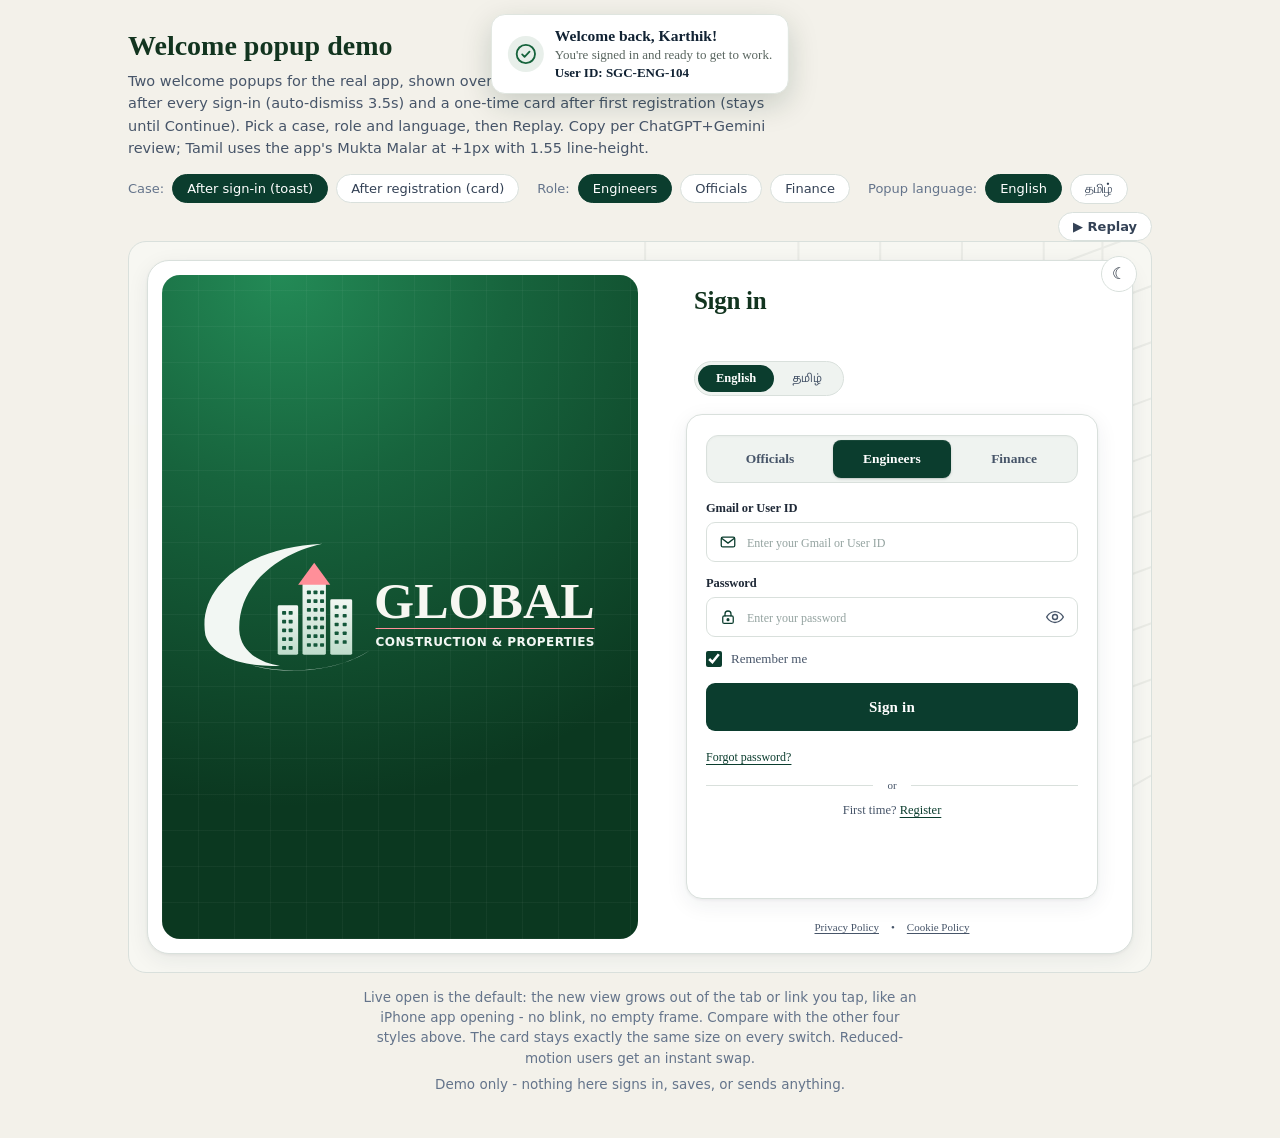
<file: welcome.html>
<!DOCTYPE html>
<html lang="en">
<head>
<meta charset="utf-8">
<meta name="viewport" content="width=device-width, initial-scale=1, viewport-fit=cover">
<meta name="robots" content="noindex, nofollow">
<title>Sign-in transition styles - demo - welcome popup</title>
<style>
body{margin:0;background:#F3F1EA;font-family:'Inter',system-ui,sans-serif;color:#1F2937}
.pg{max-width:1024px;margin:0 auto;padding:26px 16px 44px}
.pgh{font:700 28px Georgia,'Times New Roman',Tinos,serif;color:#12341F;margin:4px 0 8px}
.pgf{font-size:14.5px;color:#475569;max-width:660px;line-height:1.55;margin:0 0 6px}
/* real app fonts (self-hosted, same files as prod) */
@font-face{font-family:'Tinos';font-style:normal;font-weight:400;font-display:swap;src:url([data-uri]) format('woff2');unicode-range:U+0000-00FF,U+0131,U+0152-0153,U+02BB-02BC,U+02C6,U+02DA,U+02DC,U+0304,U+0308,U+0329,U+2000-206F,U+20AC,U+2122,U+2191,U+2193,U+2212,U+2215,U+FEFF,U+FFFD}
@font-face{font-family:'Tinos';font-style:normal;font-weight:700;font-display:swap;src:url([data-uri]) format('woff2');unicode-range:U+0000-00FF,U+0131,U+0152-0153,U+02BB-02BC,U+02C6,U+02DA,U+02DC,U+0304,U+0308,U+0329,U+2000-206F,U+20AC,U+2122,U+2191,U+2193,U+2212,U+2215,U+FEFF,U+FFFD}
@font-face{font-family:'Mukta Malar';font-style:normal;font-weight:400;font-display:swap;src:url([data-uri]) format('woff2');unicode-range:U+0964-0965,U+0B82-0BFA,U+200C-200D,U+20B9,U+25CC}
@font-face{font-family:'Mukta Malar';font-style:normal;font-weight:600;font-display:swap;src:url([data-uri]) format('woff2');unicode-range:U+0964-0965,U+0B82-0BFA,U+200C-200D,U+20B9,U+25CC}
@font-face{font-family:'Mukta Malar';font-style:normal;font-weight:700;font-display:swap;src:url([data-uri]) format('woff2');unicode-range:U+0964-0965,U+0B82-0BFA,U+200C-200D,U+20B9,U+25CC}
/* Blade sweep sign-in demo - replicates the app's real AuthShell look */
.stage{--bg:#F7F7F2;--card:#FFFFFF;--tx:#1F2937;--mut:#64748B;--bd:#D9E0DC;--soft:#EFF3F0;--inbg:#FFFFFF;--brand:#0b3d2e;--brand2:#0a2f22;--sh:0 6px 22px #1f293712,0 1px 3px #1f29370f;--ok:#17643D;--bad:#B42318;--ttl:#12341F;--sub:#475569;--lnk:#0b3d2e;--ph:#94A3A0;--acc:#A51F2B;
  --lg1:#F2F7F3;--lg2:#BFDCCB;
  position:relative;background:var(--bg);color:var(--tx);font-family:'Times New Roman',Tinos,'Mukta Malar',serif;border-radius:18px;border:1px solid var(--bd);overflow:hidden;min-height:660px;display:flex}
.stage.dark{--bg:#0D1310;--card:#151F19;--tx:#E6EDE8;--mut:#93A39A;--bd:#27352D;--soft:#1B2820;--inbg:#101914;--brand:#2A8A58;--brand2:#34a06a;--sh:0 8px 26px #0008,0 1px 3px #0007;--ttl:#DDF0E4;--sub:#A9B8AE;--lnk:#7FD6A6;--ph:#6B7F73;--acc:#E5707A}
.stage *{box-sizing:border-box;margin:0}
.skbg{position:absolute;inset:0;pointer-events:none;background-position:right center;background-size:cover;background-repeat:no-repeat}
.stage.dark .skbg{filter:invert(1)}
.awm{position:absolute;inset:0;display:flex;align-items:center;justify-content:center;pointer-events:none;opacity:.07;padding:0 4%}
.tdot{position:absolute;z-index:10;top:14px;right:14px;width:36px;height:36px;border-radius:50%;border:1px solid var(--bd);background:var(--card);color:var(--tx);font-size:16px;line-height:1;cursor:pointer;display:flex;align-items:center;justify-content:center;padding:0}

/* split panel */
.asp{position:relative;z-index:2;contain:paint;display:grid;grid-template-columns:minmax(0,1.05fr) minmax(0,1fr);width:100%;margin:18px;background:var(--card);border:1px solid var(--bd);border-radius:22px;box-shadow:var(--sh);overflow:hidden;min-height:600px}
.ahero{position:relative;display:flex;flex-direction:column;justify-content:center;margin:14px;border-radius:18px;padding:36px 22px;overflow:hidden;color:#F7F7F2;
  background:radial-gradient(120% 80% at 25% 0%,#238A56 0%,#17643D 40%,#0B3820 100%)}
.ahero:before{content:"";position:absolute;inset:0;pointer-events:none;background:repeating-linear-gradient(0deg,rgba(255,255,255,.04) 0 1px,transparent 1px 36px),repeating-linear-gradient(90deg,rgba(255,255,255,.04) 0 1px,transparent 1px 36px)}
.ahero .hl{position:relative;width:96%;margin:auto}
.ahero .bl{display:block;width:100%;height:auto;overflow:visible}

/* brand logo svg (inv variant colors from logo.tsx) */
.bl{--lr:#FF8F99;--lg1:#F2F7F3;--lg2:#BFDCCB;--lw:#14573A}
.bl .gsw{fill:var(--lg1)}
.bl .rf{fill:var(--lr)}
.bl .wn{fill:var(--lw)}
.bl .gt{fill:#F7F7F2;font-family:Georgia,'Times New Roman',serif;font-weight:700;font-size:70px}
.bl .st{fill:var(--lg1);font-family:'Inter',system-ui,sans-serif;font-weight:600;font-size:16.5px}
.bl .ln{stroke:var(--lr);stroke-width:1.6;fill:none}
.bl .shx{transform:skewX(-22deg);animation:blsh 7s cubic-bezier(.4,0,.2,1) 2;mix-blend-mode:normal;opacity:.85}
@keyframes blsh{0%{transform:translateX(0) skewX(-22deg)}75%,100%{transform:translateX(330px) skewX(-22deg)}}

/* right column */
.acol{position:relative;display:flex;flex-direction:column;padding:0 34px;min-height:100%;min-width:0}
.ahead{padding:26px 0 0 8px}
.ahead h1{font-size:25px;line-height:1.15;font-weight:700;color:var(--ttl);letter-spacing:-.3px;min-height:58px}
.langpill{display:inline-flex;align-items:center;padding:3px;border-radius:19px;border:1px solid var(--bd);background:var(--soft);margin-top:16px}
.langpill button{border:0;cursor:pointer;height:27px;padding:0 18px;border-radius:16px;font:500 12.5px 'Times New Roman',Tinos,'Mukta Malar',serif;background:transparent;color:var(--sub)}
.langpill button.on{font-weight:600;background:var(--brand);color:#fff}
.acard{position:relative;margin-top:18px;background:var(--card);border-radius:16px;padding:20px 19px 16px;box-shadow:var(--sh);border:1px solid var(--bd);overflow:hidden;contain:paint}
.stage.dark .acard{box-shadow:0 1px 3px #0007}

/* role tabs (real RoleTabs look) */
.role-tabs{position:relative;display:flex;gap:4px;padding:4px;margin:0 0 18px;background:var(--soft);border:1px solid var(--bd);border-radius:12px;box-shadow:inset 0 1px 2px rgba(0,0,0,.03);overflow:hidden}
.role-ind{position:absolute;top:4px;bottom:4px;left:4px;width:calc((100% - 16px)/3);background:var(--brand);border-radius:8px;box-shadow:0 1px 3px rgba(0,0,0,.15);will-change:transform;transition:transform 200ms cubic-bezier(0.22,1,0.36,1)}
.role-tab{position:relative;z-index:1;flex:1;min-width:0;height:38px;padding:0 3px;border:0;border-radius:8px;font-size:13.5px;font-weight:600;cursor:pointer;font-family:inherit;background:transparent;color:var(--sub);transition:color 200ms ease;overflow-wrap:anywhere;line-height:1.35}
.role-tab[aria-selected="true"]{color:#fff}

/* fields (real AuthField look) */
.afield{margin:0 0 14px}
.alabel{font-size:12.5px;font-weight:600;color:var(--tx);margin:0 0 6px;letter-spacing:-0.1px}
.awrap{position:relative;display:flex;align-items:center;height:40px;border:1px solid var(--bd);border-radius:9px;background:var(--inbg);transition:border-color .15s ease,box-shadow .15s ease}
.awrap:focus-within{border-color:var(--brand);box-shadow:0 0 0 3px rgba(23,100,61,.12)}
.aicon{position:absolute;left:12px;display:flex;color:var(--lnk);pointer-events:none}
.ainput{flex:1;min-width:0;height:100%;border:0;outline:0;background:transparent;padding:0 10px 0 40px;font:400 15px 'Times New Roman',Tinos,'Mukta Malar',serif;color:var(--tx)}
.ainput::placeholder{color:var(--ph);font-size:12px;opacity:1}
.aeye{border:0;background:transparent;padding:0 12px 0 6px;height:100%;display:flex;align-items:center;cursor:pointer;color:var(--sub)}

.remem{display:flex;align-items:center;gap:9px;margin:2px 0 12px;font-size:13px;color:var(--sub);cursor:pointer;user-select:none}
.remem input{width:16px;height:16px;margin:0;accent-color:var(--brand)}
.abtn{width:100%;height:48px;border:0;border-radius:9px;font:600 15px 'Times New Roman',Tinos,'Mukta Malar',serif;letter-spacing:.2px;cursor:pointer;touch-action:manipulation;background:var(--brand);color:#fff;margin:4px 0 0;transition:background-color .15s ease,transform .16s cubic-bezier(.3,.7,.2,1),box-shadow .2s ease}
.abtn:hover{filter:brightness(1.06)}
.abtn:active{transform:scale(.985)}
.alinkrow{margin-top:16px}
.alink{color:var(--lnk);font-size:12px;text-decoration:underline;text-underline-offset:3px;background:none;border:0;padding:0;cursor:pointer;font-family:inherit}
.orow{display:flex;align-items:center;gap:14px;margin:14px 0 12px;color:var(--sub);font-size:11px}
.orow div{flex:1;height:1px;background:var(--bd)}
.firsttime{text-align:center;font-size:12.5px;color:var(--sub)}
.firsttime .alink{font-size:12.5px;font-weight:500}
.amsg{color:var(--bad);font-size:14px;margin-top:12px;line-height:1.4}
.legal{text-align:center;font-size:11px;color:var(--sub);padding:22px 0 20px}
.legal a{color:var(--sub);text-decoration:underline;text-underline-offset:2px}
.legal span{margin:0 12px}

.demonote{font-size:13.5px;color:#64748B;max-width:560px;text-align:center;margin:14px auto 0;line-height:1.5}

@media (max-width:760px){
  .stage{min-height:0}
  .asp{grid-template-columns:minmax(0,1fr);min-height:0;margin:12px}
  .ahero{min-height:150px;padding:26px 18px}
  .ahero .hl{width:78%}
  .acol{padding:4px 18px 0}
  .ahead{padding-top:18px}
  .ahead h1{font-size:19px;min-height:44px}
}
@media (prefers-reduced-motion:reduce){
  .bl .shx{animation:none!important;opacity:0}
  .role-ind{transition:none!important}
}

/* ---- transition styles: only .abody (card content) moves; transform/opacity only ---- */
.abody{transform:translate3d(0,0,0);min-height:var(--bodyh,0)}
.ameasure{position:absolute;left:19px;right:19px;top:20px;visibility:hidden;pointer-events:none}
.abody.tx-out{pointer-events:none}

/* Slide (Gemini "Foundation Slide" / ChatGPT "Guided lateral shift"): directional, out 90ms in 150ms */
[data-tx=slide] .abody.tx-out{opacity:0;transform:translate3d(var(--ox,0),var(--oy,0),0);transition:opacity 90ms cubic-bezier(.4,0,1,1),transform 90ms cubic-bezier(.4,0,1,1)}
[data-tx=slide] .abody.tx-in{animation:sl-in 160ms cubic-bezier(0,0,.2,1) both}
@keyframes sl-in{from{opacity:0;transform:translate3d(var(--ix,0),var(--iy,0),0)}to{opacity:1;transform:translate3d(0,0,0)}}

/* Crossfade lift (ChatGPT "Precision crossfade"): out 60ms, in 120ms, 4px vertical */
[data-tx=crossfade] .abody.tx-out{opacity:0;transform:translate3d(0,calc(var(--oy,0)*.33 - 2px),0);transition:opacity 60ms cubic-bezier(.4,0,1,1),transform 60ms cubic-bezier(.4,0,1,1)}
[data-tx=crossfade] .abody.tx-in{animation:xf-in 130ms cubic-bezier(.16,1,.3,1) both}
@keyframes xf-in{from{opacity:0;transform:translate3d(0,4px,0)}to{opacity:1;transform:translate3d(0,0,0)}}

/* Drop (Gemini "Monolithic Elevation Drop" / ChatGPT "Mechanical settle"): scale .98 out, 1.02+(-6px) in */
[data-tx=drop] .abody.tx-out{opacity:0;transform:scale(.98);transition:opacity 70ms cubic-bezier(.4,0,.7,.2),transform 70ms cubic-bezier(.4,0,.7,.2)}
[data-tx=drop] .abody.tx-in{animation:dp-in 170ms cubic-bezier(.12,.8,.32,1) 15ms both}
@keyframes dp-in{from{opacity:0;transform:scale(1.02) translate3d(0,-6px,0)}to{opacity:1;transform:scale(1) translate3d(0,0,0)}}

/* Stagger (ChatGPT "Staggered content handoff"): fields group then actions group, 45ms apart */
[data-tx=stagger] .abody.tx-out{opacity:0;transition:opacity 75ms cubic-bezier(.4,0,1,1)}
[data-tx=stagger] .abody.tx-in .ga{animation:sg-in 130ms cubic-bezier(.16,1,.3,1) both}
[data-tx=stagger] .abody.tx-in .gb{animation:sg-in 130ms cubic-bezier(.16,1,.3,1) 45ms both}
@keyframes sg-in{from{opacity:0;transform:translate3d(0,5px,0)}to{opacity:1;transform:translate3d(0,0,0)}}

@media (prefers-reduced-motion:reduce){
  .abody.tx-out{transition:none!important;opacity:1!important;transform:none!important}
  .abody.tx-in,.abody.tx-in .ga,.abody.tx-in .gb{animation:none!important}
}

/* ---- demo style switcher (demo chrome, not part of the app UI) ---- */
.txbar{display:flex;align-items:center;gap:8px;flex-wrap:wrap;margin:14px 0 0}
.txbar-label{font-size:13px;color:#64748B}
.txpill{border:1px solid #D9E0DC;background:#fff;color:#334155;border-radius:999px;padding:6px 14px;font:500 13px 'Inter',system-ui,sans-serif;cursor:pointer}
.txpill.on{background:#0b3d2e;border-color:#0b3d2e;color:#fff}

/* Live open (iPhone-style): overlay layer grows from the tapped control over the old content.
   The old content keeps full opacity underneath, so the composite never blinks or empties. */
.alayer{position:absolute;left:19px;right:19px;top:20px;height:var(--bodyh,0);background:var(--card);border-radius:14px;overflow:hidden;pointer-events:none;transform-origin:var(--lx,50%) var(--ly,50%);will-change:transform;z-index:3}
.alayer.lo-open{animation:lo-in 320ms cubic-bezier(.32,.72,.24,1) both}
.alayer.lo-close{animation:lo-out 260ms cubic-bezier(.5,0,.75,.4) both}
@keyframes lo-in{0%{transform:scale(var(--ls,.3));opacity:0}18%{opacity:1}100%{transform:scale(1);opacity:1}}
@keyframes lo-out{0%{transform:scale(1);opacity:1}75%{opacity:1}100%{transform:scale(var(--ls,.3));opacity:0}}
@media (prefers-reduced-motion:reduce){.alayer{display:none!important}}

</style>
</head>
<body>
<div class="pg">
  <div class="pgh">Welcome popup demo</div>
  <div class="pgf">Two welcome popups for the real app, shown over the real sign-in screen: a quick toast after every sign-in (auto-dismiss 3.5s) and a one-time card after first registration (stays until Continue). Pick a case, role and language, then Replay. Copy per ChatGPT+Gemini review; Tamil uses the app's Mukta Malar at +1px with 1.55 line-height.</div>
  <div class="txbar" role="group" aria-label="Demo case" id="wbar" style="flex-wrap:wrap;row-gap:8px">
    <span class="txbar-label">Case:</span><button type="button" class="txpill on" data-wc="login">After sign-in (toast)</button><button type="button" class="txpill" data-wc="register">After registration (card)</button>
    <span class="txbar-label" style="margin-left:10px">Role:</span><button type="button" class="txpill on" data-wr="engineer">Engineers</button><button type="button" class="txpill" data-wr="admin">Officials</button><button type="button" class="txpill" data-wr="finance">Finance</button>
    <span class="txbar-label" style="margin-left:10px">Popup language:</span><button type="button" class="txpill on" data-wl="en">English</button><button type="button" class="txpill" data-wl="ta">தமிழ்</button>
    <button type="button" class="txpill" id="wreplay" style="margin-left:auto;font-weight:700">▶ Replay</button>
  </div>
  <div class="stage" id="stage" data-tx="live">
    <div class="skbg" id="skbg"></div>
    <div class="awm" aria-hidden="true" id="awm"></div>
    <button type="button" class="tdot" id="tdot" aria-label="Theme">&#9790;</button>
    <div class="asp">
      <aside class="ahero"><div class="hl" id="hero"></div></aside>
      <div class="acol">
        <div class="ahead">
          <h1 id="title">Sign in</h1>
          <div class="langpill">
            <button type="button" id="len" class="on">English</button>
            <button type="button" id="lta">&#2980;&#2990;&#3007;&#2996;&#3021;</button>
          </div>
        </div>
        <div class="acard" id="card">
          <div class="ameasure" id="measure" aria-hidden="true"></div>
          <div class="abody" id="body"></div>
        </div>
        <div style="flex:1"></div>
        <div class="legal"><a href="#" onclick="return false" id="lpp">Privacy Policy</a><span>&bull;</span><a href="#" onclick="return false" id="lcp">Cookie Policy</a></div>
      </div>
    </div>
  </div>
  <div class="demonote">Live open is the default: the new view grows out of the tab or link you tap, like an iPhone app opening - no blink, no empty frame. Compare with the other four styles above. The card stays exactly the same size on every switch. Reduced-motion users get an instant swap.</div>
  <div class="demonote" style="margin-top:6px">Demo only - nothing here signs in, saves, or sends anything.</div>
</div>
<script>
/* ---- real app strings (from web/src/i18n.ts) ---- */
const TA = {
  'Sign in': 'உள்நுழை', 'Officials': 'அதிகாரிகள்', 'Engineers': 'பொறியாளர்கள்', 'Finance': 'ஃபைனான்ஸ்',
  'Gmail or User ID': 'ஜிமெயில் அல்லது பயனர் ஐடி', 'Enter your Gmail or User ID': 'உங்கள் ஜிமெயில் அல்லது பயனர் ஐடியை உள்ளிடவும்',
  'Password': 'கடவுச்சொல்', 'Enter your password': 'உங்கள் கடவுச்சொல்லை உள்ளிடவும்',
  'Remember me': 'என்னை நினைவில் கொள்', 'Forgot password?': 'கடவுச்சொல் மறந்துவிட்டதா?',
  'or': 'அல்லது', 'First time?': 'முதல் முறையா?', 'Register': 'பதிவு செய்',
  'Admin ID': 'அட்மின் ஐடி', 'Enter your Admin ID': 'உங்கள் நிர்வாகி ஐடியை உள்ளிடவும்',
  'Vendor code': 'வெண்டார் குறியீடு', 'Your vendor code': 'உங்கள் வெண்டார் குறியீடு',
  'Create your account': 'உங்கள் கணக்கை உருவாக்குங்கள்', 'Reset your password': 'கடவுச்சொல்லை மீட்டமைக்கவும்',
  'Your Gmail': 'உங்கள் ஜிமெயில்', 'Enter your Gmail': 'உங்கள் ஜிமெயில் முகவரியை உள்ளிடவும்',
  'Send OTP': 'OTP அனுப்பு', 'Back to sign in': 'உள்நுழைவுக்குத் திரும்பு',
  'Privacy Policy': 'தனியுரிமைக் கொள்கை', 'Cookie Policy': 'குக்கீ கொள்கை',
  'Demo - nothing is sent.': 'டெமோ - எதுவும் அனுப்பப்படாது.',
};
const ROLE_TABS = [['admin','Officials'],['engineer','Engineers'],['finance','Finance']];
const TX_STYLES = [['live','Live open'],['slide','Slide'],['crossfade','Crossfade'],['drop','Drop'],['stagger','Stagger']];
let lang='en', role='engineer', view='signin', tx='live', dark=false, demoMsg=false, busy=false;
const t = s => (lang==='ta' && TA[s]) ? TA[s] : s;

/* ---- building-sketch background (ported from web/src/auth.tsx) ---- */
function sketchUri(){
  const L=[]; const ln=(x1,y1,x2,y2)=>L.push(`<path d="M${x1} ${y1}L${x2} ${y2}"/>`);
  const fx=262,fy=70,fw=96,fh=420; ln(fx,fy,fx,fy+fh); ln(fx+fw,fy,fx+fw,fy+fh); ln(fx,fy,fx+fw,fy); ln(fx,fy+fh,fx+fw,fy+fh);
  for(let y=fy+28;y<fy+fh;y+=28) ln(fx,y,fx+fw,y); for(let x=fx+32;x<fx+fw;x+=32) ln(x,fy,x,fy+fh);
  const sx=fx+fw,sw=70; ln(sx,fy,sx+sw,fy-26); ln(sx+sw,fy-26,sx+sw,fy+fh-40); ln(sx,fy+fh,sx+sw,fy+fh-40);
  for(let i=1;i<19;i++){const y=fy+i*22; ln(sx,y,sx+sw,y-26);} for(let i=1;i<3;i++) ln(sx+i*23,fy-i*8.7,sx+i*23,fy+fh-i*13);
  ln(fx-60,fy+120,fx,fy+120); ln(fx-60,fy+120,fx-60,fy+fh); for(let y=fy+140;y<fy+fh;y+=22) ln(fx-60,y,fx,y);
  const bx=-10,by=600,bw=150,bh=220; ln(bx,by,bx+bw,by-30); ln(bx+bw,by-30,bx+bw,by+bh); ln(bx,by,bx,by+bh);
  for(let i=1;i<10;i++) ln(bx,by+i*22,bx+bw,by-30+i*22); for(let i=1;i<6;i++) ln(bx+i*25,by-i*5,bx+i*25,by+bh);
  const tree=(cx,cy,r)=>L.push(`<circle cx="${cx}" cy="${cy}" r="${r}"/>`); tree(180,760,22); tree(215,775,16); tree(70,790,20); tree(330,770,18);
  const svg=`<svg xmlns="http://www.w3.org/2000/svg" viewBox="0 0 400 800" preserveAspectRatio="xMaxYMid slice"><g fill="none" stroke="#7d8a80" stroke-width=".8" opacity=".1">${L.join('')}</g></svg>`;
  return 'url("data:image/svg+xml,'+encodeURIComponent(svg)+'")';
}

/* ---- brand logo (ported from web/src/logo.tsx, inverted/hero variant) ---- */
function brandLogo(){
  const win=(x,y)=>`<rect class="wn" x="${x}" y="${y}" width="5.5" height="5" rx="1"/>`;
  const ws=(x0,y0,cols,rows,gap)=>{let o='';for(let r=0;r<rows;r++)for(let c=0;c<cols;c++)o+=win(x0+c*gap,y0+r*12);return o;};
  return `<svg class="bl inv" viewBox="-34 -10 568 188" aria-hidden="true">
    <defs>
      <linearGradient id="blgs" x1="0" y1="0" x2="1" y2="0"><stop offset="0" stop-color="#fff" stop-opacity="0"/><stop offset=".5" stop-color="#fff" stop-opacity=".55"/><stop offset="1" stop-color="#fff" stop-opacity="0"/></linearGradient>
      <linearGradient id="blg" x1="0" y1="0" x2="0" y2="1"><stop offset="0" stop-color="var(--lg1)"/><stop offset="1" stop-color="var(--lg2)"/></linearGradient>
      <clipPath id="blgc"><path d="M14 118C4 62 62 14 152 10C98 22 52 60 54 112C55 134 74 150 102 154C60 156 22 144 14 118Z"/><path d="M64 152C112 166 172 160 208 136C176 158 114 168 64 152Z"/></clipPath>
    </defs>
    <g transform="translate(208 85) scale(1.16) translate(-208 -85)"><g class="swg"><path class="gsw" d="M14 118C4 62 62 14 152 10C98 22 52 60 54 112C55 134 74 150 102 154C60 156 22 144 14 118Z"/><path class="gsw" d="M64 152C112 166 172 160 208 136C176 158 114 168 64 152Z" opacity=".75"/></g><g clip-path="url(#blgc)"><rect class="shx" x="-70" y="-10" width="70" height="190" fill="url(#blgs)"/></g></g>
    <rect fill="url(#blg)" x="82" y="82" width="28" height="68" rx="2"/>
    <rect fill="url(#blg)" x="154" y="74" width="30" height="76" rx="2"/>
    <rect fill="url(#blg)" x="116" y="52" width="32" height="98" rx="2"/>
    <path class="rf" d="M110 54L132 24L154 54Z"/>
    ${ws(88,90,2,5,9)}${ws(122,62,3,7,9)}${ws(160,82,2,5,11)}
    <text class="gt" x="214" y="100" textLength="302" lengthAdjust="spacingAndGlyphs">GLOBAL</text>
    <path class="ln" d="M216 114H516"/>
    <text class="st" x="216" y="138" textLength="300" lengthAdjust="spacing">CONSTRUCTION &amp; PROPERTIES</text>
  </svg>`;
}

/* ---- icons ---- */
const IC='stroke="currentColor" stroke-width="1.7" stroke-linecap="round" stroke-linejoin="round" fill="none" viewBox="0 0 24 24"';
const MailIcon=`<svg ${IC} width="18" height="18"><rect x="3" y="5.5" width="18" height="13" rx="2"/><path d="M3.5 7l8.5 6.5L20.5 7"/></svg>`;
const LockIcon=`<svg ${IC} width="18" height="18"><rect x="5" y="10.5" width="14" height="10" rx="2"/><path d="M8 10.5V8a4 4 0 0 1 8 0v2.5"/><circle cx="12" cy="15.5" r="1.2" fill="currentColor"/></svg>`;
const UserIcon=`<svg ${IC} width="18" height="18"><path d="M12 12a4 4 0 1 0 0-8 4 4 0 0 0 0 8z"/><path d="M4.5 20a7.5 7.5 0 0 1 15 0"/></svg>`;
const Eye=open=>`<svg ${IC} width="20" height="20"><path d="M2 12s3.6-6.5 10-6.5S22 12 22 12s-3.6 6.5-10 6.5S2 12 2 12z"/><circle cx="12" cy="12" r="3"/>${open?'<path d="M4 4l16 16"/>':''}</svg>`;

const Field=(label,icon,placeholder,secret)=>`<div class="afield"><div class="alabel">${label}</div><div class="awrap"><span class="aicon">${icon}</span><input class="ainput" size="1" readonly type="${secret?'password':'text'}" placeholder="${placeholder}">${secret?`<button type="button" class="aeye" aria-label="Show password">${Eye(false)}</button>`:''}</div></div>`;

function bodyHTML(r,v,ln,showMsg){
  const tr=s=>(ln==='ta'&&TA[s])?TA[s]:s;
  const idx=Math.max(0,ROLE_TABS.findIndex(x=>x[0]===r));
  let h='';
  if(v==='signin'){
    h+=`<div class="role-tabs" role="tablist" aria-label="Sign in as">
      <div aria-hidden="true" class="role-ind" style="transform:translateX(calc(${idx*100}% + ${idx*4}px))"></div>
      ${ROLE_TABS.map(([k,l])=>`<button type="button" role="tab" aria-selected="${r===k}" class="role-tab" data-role="${k}">${tr(l)}</button>`).join('')}
    </div>
    <form>
      <div class="ga">
        ${r==='engineer'?Field(tr('Gmail or User ID'),MailIcon,tr('Enter your Gmail or User ID')):''}
        ${r==='admin'?Field(tr('Admin ID'),UserIcon,tr('Enter your Admin ID')):''}
        ${r==='finance'?Field(tr('Vendor code'),UserIcon,tr('Your vendor code')):''}
        ${Field(tr('Password'),LockIcon,tr('Enter your password'),true)}
        <label class="remem"><input type="checkbox" checked>${tr('Remember me')}</label>
      </div>
      <div class="gb"><button type="submit" class="abtn">${tr('Sign in')}</button></div>
    </form>`;
    if(r!=='finance') h+=`<div class="alinkrow gb"><a href="#" class="alink" data-go="reset">${tr('Forgot password?')}</a></div>`;
    if(r==='engineer') h+=`<div class="orow gb"><div></div>${tr('or')}<div></div></div>
    <div class="firsttime gb">${tr('First time?')} <a href="#" class="alink" data-go="register">${tr('Register')}</a></div>`;
  } else {
    h+=`<form>
      <div class="ga">${Field(tr('Your Gmail'),MailIcon,tr('Enter your Gmail'))}</div>
      <div class="gb"><button type="submit" class="abtn">${tr('Send OTP')}</button></div>
    </form>
    <div class="alinkrow gb"><a href="#" class="alink" data-go="signin">${tr('Back to sign in')}</a></div>`;
  }
  if(showMsg) h+=`<div class="amsg gb">${tr('Demo - nothing is sent.')}</div>`;
  return h;
}

const stage=document.getElementById('stage'), card=document.getElementById('card'), body=document.getElementById('body'),
  meas=document.getElementById('measure'), titleEl=document.getElementById('title'),
  len=document.getElementById('len'), lta=document.getElementById('lta'),
  lpp=document.getElementById('lpp'), lcp=document.getElementById('lcp'), tdot=document.getElementById('tdot');

const title=()=> view==='register'?t('Create your account'):view==='reset'?t('Reset your password'):t('Sign in');
function renderChrome(){
  titleEl.textContent=title();
  len.className=lang==='en'?'on':''; lta.className=lang==='ta'?'on':'';
  lpp.textContent=t('Privacy Policy'); lcp.textContent=t('Cookie Policy');
}
function render(){ renderChrome(); body.innerHTML=bodyHTML(role,view,lang,demoMsg); }

/* one constant card size: pin to the tallest body across every role x view x language (error row included) */
function fillMeasure(){
  meas.innerHTML=['en','ta'].flatMap(L=>['admin','engineer','finance'].flatMap(R=>['signin','register','reset'].map(V=>`<div class="amvar">${bodyHTML(R,V,L,true)}</div>`))).join('');
}
function measure(){
  let h=0; for(const ch of meas.children) h=Math.max(h,ch.offsetHeight);
  card.style.setProperty('--bodyh',Math.ceil(h)+'px');
}

/* fade/shift controller for the four classic styles */
function transitionTo(apply,ox,oy,ix,iy){
  if(busy) return; busy=true; demoMsg=false;
  if(matchMedia('(prefers-reduced-motion: reduce)').matches){apply();render();busy=false;return}
  body.style.setProperty('--ox',ox+'px'); body.style.setProperty('--oy',oy+'px');
  body.style.setProperty('--ix',ix+'px'); body.style.setProperty('--iy',iy+'px');
  body.classList.add('tx-out');
  setTimeout(()=>{
    apply(); render();
    body.classList.remove('tx-out'); body.classList.add('tx-in');
    setTimeout(()=>{body.classList.remove('tx-in');busy=false},320);
  },95);
}

/* Live open: new view grows out of the tapped control on top of the old (old never fades).
   open  = expand overlay with new content, then commit. close = commit underneath, old collapses into the tap point. */
function liveGo(commit,el,mode,lRole,lView){
  if(busy) return; busy=true; demoMsg=false;
  if(matchMedia('(prefers-reduced-motion: reduce)').matches){commit();render();busy=false;return}
  const b=el.getBoundingClientRect(), c=body.getBoundingClientRect();
  const x=b.left+b.width/2-c.left, y=b.top+b.height/2-c.top;
  const s=Math.min(0.42,Math.max(0.12,(b.width/c.width)*1.1));
  const layerContent= mode==='open' ? [lRole,lView] : [role,view];
  const layer=document.createElement('div');
  layer.className='alayer lo-'+mode; layer.setAttribute('aria-hidden','true');
  layer.style.setProperty('--lx',x+'px'); layer.style.setProperty('--ly',y+'px'); layer.style.setProperty('--ls',String(s));
  layer.innerHTML=bodyHTML(layerContent[0],layerContent[1],lang,false);
  if(mode==='open'){
    card.appendChild(layer);
    setTimeout(()=>{commit();render();layer.remove();busy=false},335);
  } else {
    card.appendChild(layer); commit(); render();
    setTimeout(()=>{layer.remove();busy=false},275);
  }
}

function pickRole(r,el){
  if(r===role||busy) return;
  if(tx==='live'&&el){liveGo(()=>{role=r;view='signin'},el,'open',r,'signin');return}
  const dir=ROLE_TABS.findIndex(x=>x[0]===r)>Math.max(0,ROLE_TABS.findIndex(x=>x[0]===role))?1:-1;
  transitionTo(()=>{role=r;view='signin'},-14*dir,0,14*dir,0);
}
function goView(v,el){
  if(busy) return;
  if(tx==='live'&&el){liveGo(()=>{view=v},el,v==='signin'?'close':'open',role,v);return}
  const deep=v!=='signin';
  transitionTo(()=>{view=v},0,deep?-12:12,0,deep?14:-14);
}

/* events */
card.addEventListener('click',e=>{
  const tab=e.target.closest('.role-tab'); if(tab){pickRole(tab.dataset.role,tab);return}
  const go=e.target.closest('[data-go]'); if(go){e.preventDefault();goView(go.dataset.go,go);return}
  const eye=e.target.closest('.aeye'); if(eye){const inp=eye.parentElement.querySelector('.ainput');const show=inp.type==='password';inp.type=show?'text':'password';eye.innerHTML=Eye(show);return}
});
card.addEventListener('submit',e=>{e.preventDefault();if(!demoMsg){demoMsg=true;render()}});
len.onclick=()=>{if(lang!=='en'){lang='en';render()}};
lta.onclick=()=>{if(lang!=='ta'){lang='ta';render()}};
tdot.onclick=()=>{dark=!dark;stage.classList.toggle('dark',dark);tdot.textContent=dark?'\u2600':'\u263E'};
document.getElementById('skbg').style.backgroundImage=sketchUri();
document.getElementById('awm').innerHTML=brandLogo();
document.getElementById('hero').innerHTML=brandLogo();
fillMeasure(); render(); measure();
document.fonts && document.fonts.ready.then(measure);
new ResizeObserver(measure).observe(meas);
</script>
<style>
.wback{position:fixed;inset:0;background:rgba(0,0,0,.45);z-index:90;opacity:0;transition:opacity 200ms ease-out;display:flex;align-items:flex-end;justify-content:center}
.wback.show{opacity:1}
.wtoast{position:fixed;top:calc(14px + env(safe-area-inset-top));left:50%;transform:translate(-50%,-8px);opacity:0;transition:opacity 160ms ease-out,transform 160ms ease-out;z-index:95;background:#fff;border:1px solid #dfe5df;border-radius:14px;box-shadow:0 10px 30px rgba(9,44,26,.18);padding:12px 16px;display:flex;gap:11px;align-items:center;max-width:min(92vw,420px)}
.wtoast.show{opacity:1;transform:translate(-50%,0)}
.wtoast .wi{flex:0 0 36px;width:36px;height:36px;border-radius:50%;background:#E8EFEA;color:#17643D;display:flex;align-items:center;justify-content:center}
.wtoast h3{margin:0;font:700 15.5px 'Times New Roman',Tinos,'Mukta Malar',serif;color:#123}
.wtoast p{margin:2px 0 0;font:400 13px 'Times New Roman',Tinos,'Mukta Malar',serif;color:#5a6660}
.wtoast.ta h3{font-size:16.5px}.wtoast.ta p{font-size:14px;line-height:1.55}
.wsheet{background:#FDFBF7;border-radius:16px 16px 0 0;width:100%;max-width:520px;padding:22px 20px calc(18px + env(safe-area-inset-bottom));transform:translateY(100%);transition:transform 240ms cubic-bezier(0,0,.2,1);will-change:transform;font-family:'Times New Roman',Tinos,'Mukta Malar',serif}
.wback.show .wsheet{transform:translateY(0)}
@media(min-width:880px){.wback{align-items:center}.wsheet{border-radius:20px;box-shadow:0 24px 60px rgba(9,44,26,.3)}}
.wsheet .wic{width:52px;height:52px;border-radius:50%;background:#E8EFEA;color:#17643D;display:flex;align-items:center;justify-content:center;margin:0 auto 12px}
.wbadge{display:inline-block;font:600 11.5px 'Times New Roman',Tinos,'Mukta Malar',serif;letter-spacing:.4px;color:#17643D;background:#E8EFEA;border-radius:12px;padding:4px 11px;margin:0 0 8px}
.wsheet h2{margin:0;font:700 20px 'Times New Roman',Tinos,'Mukta Malar',serif;color:#12241a;line-height:1.25}
.wsheet p{margin:10px 0 0;font:400 14.5px/1.5 'Times New Roman',Tinos,'Mukta Malar',serif;color:#41504a}
.wsheet.ta h2{font-size:21.5px}.wsheet.ta p{font-size:15.5px;line-height:1.55}
.widrow{display:flex;align-items:center;gap:10px;margin:14px 0 0;background:#fff;border:1px solid #dfe5df;border-radius:10px;padding:10px 13px}
.widrow b{font:700 16px 'Times New Roman',Tinos,'Mukta Malar',serif;color:#123;letter-spacing:.5px;flex:1}
.widrow button{border:1px solid #c9d4cc;background:#fff;border-radius:8px;padding:6px 12px;font:600 12.5px inherit;color:#17643D;cursor:pointer}
.wcta{width:100%;min-height:48px;margin-top:16px;border:0;border-radius:11px;background:#17643D;color:#fff;font:700 16px 'Times New Roman',Tinos,'Mukta Malar',serif;cursor:pointer}
.wsheet.ta .wcta{font-size:17px}
@media(prefers-reduced-motion:reduce){.wback,.wtoast,.wsheet{transition:none!important;transform:none!important}.wtoast{transform:translate(-50%,0)}}
</style>
<div class="wback" id="wback" style="display:none"><div class="wsheet" id="wsheet" role="dialog" aria-modal="true"></div></div>
<div class="wtoast" id="wtoast" style="display:none" role="status"></div>
<script>
(function(){
var W={c:'login',r:'engineer',l:'en',timer:0,gen:0};
var NAMES={engineer:'Karthik',admin:'Priya',finance:'Meena'};
var IDS={engineer:'SGC-ENG-104',admin:'ADM0002',finance:'SGC-FIN-02'};
var CHECK='<svg viewBox="0 0 24 24" width="22" height="22" fill="none" stroke="currentColor" stroke-width="2" stroke-linecap="round" stroke-linejoin="round"><circle cx="12" cy="12" r="10"/><path d="M8 12.5l2.6 2.6L16 9.5"/></svg>';
var COPY={
 login:{
  engineer:{en:{t:'Welcome back, {n}!',b:"You're signed in and ready to get to work.",id:'User ID: {i}'},ta:{t:'மீண்டும் வரவேற்கிறோம், {n}!',b:'நீங்கள் உள்நுழைந்துவிட்டீர்கள். உங்கள் பணிகளைத் தொடரலாம்.',id:'பயனர் ID: {i}'}},
  admin:{en:{t:'Welcome back, {n}!',b:"You're signed in to the company management portal.",id:'User ID: {i}'},ta:{t:'மீண்டும் வரவேற்கிறோம், {n}!',b:'நிறுவன நிர்வாகப் பக்கத்தில் நீங்கள் உள்நுழைந்துவிட்டீர்கள்.',id:'பயனர் ID: {i}'}},
  finance:{en:{t:'Welcome back, {n}!',b:"You're signed in to the finance workspace.",id:'User ID: {i}'},ta:{t:'மீண்டும் வரவேற்கிறோம், {n}!',b:'நிதிப் பணிப் பகுதியில் நீங்கள் உள்நுழைந்துவிட்டீர்கள்.',id:'பயனர் ID: {i}'}}},
 register:{
  badge:{en:'Registration successful',ta:'பதிவு வெற்றிகரமாக முடிந்தது'},
  engineer:{en:{t:'Welcome to Sreeharan Global Constructions, {n}!',b:'Your engineer account has been created successfully.',role:'Role: Site Engineer',cta:'Go to My Work'},ta:{t:'Sreeharan Global Constructions நிறுவனத்திற்கு வரவேற்கிறோம், {n}!',b:'உங்கள் பொறியாளர் கணக்கு வெற்றிகரமாக உருவாக்கப்பட்டுள்ளது.',role:'பொறுப்பு: களப் பொறியாளர்',cta:'எனது பணிகளுக்குச் செல்லவும்'}},
  admin:{en:{t:'Welcome to Sreeharan Global Constructions, {n}!',b:'Your account has been created successfully.',role:'Role: Company Official',cta:'Continue to Dashboard'},ta:{t:'Sreeharan Global Constructions நிறுவனத்திற்கு வரவேற்கிறோம், {n}!',b:'உங்கள் கணக்கு வெற்றிகரமாக உருவாக்கப்பட்டுள்ளது.',role:'பொறுப்பு: நிறுவன நிர்வாகம்',cta:'டாஷ்போர்டுக்குச் செல்லவும்'}},
  finance:{en:{t:'Welcome to Sreeharan Global Constructions, {n}!',b:'Your finance account has been created successfully.',role:'Role: Finance',cta:'Continue to Finance'},ta:{t:'Sreeharan Global Constructions நிறுவனத்திற்கு வரவேற்கிறோம், {n}!',b:'உங்கள் நிதிப் பிரிவுக் கணக்கு வெற்றிகரமாக உருவாக்கப்பட்டுள்ளது.',role:'பிரிவு: நிதிப் பிரிவு',cta:'நிதிப் பகுதிக்குச் செல்லவும்'}}}};
var fill=function(s){return s.replace('{n}',NAMES[W.r]).replace('{i}',IDS[W.r])};
var toast=document.getElementById('wtoast'),back=document.getElementById('wback'),sheet=document.getElementById('wsheet');
var hideT=0;
function hideAll(){toast.classList.remove('show');back.classList.remove('show');clearTimeout(W.timer);clearTimeout(hideT);hideT=setTimeout(function(){toast.style.display='none';back.style.display='none'},260)}
function show(){
 hideAll();
 clearTimeout(hideT);
 if(W.c==='login'){
  var c=COPY.login[W.r][W.l];
  toast.className='wtoast'+(W.l==='ta'?' ta':'');
  toast.innerHTML='<span class="wi">'+CHECK+'</span><div><h3>'+fill(c.t)+'</h3><p>'+fill(c.b)+'</p><p style="font-weight:600;color:#123">'+fill(c.id)+'</p></div>';
  toast.style.display='flex';void toast.offsetWidth;toast.classList.add('show');
  W.timer=setTimeout(function(){toast.classList.remove('show');setTimeout(function(){toast.style.display='none'},200)},3500);
 }else{
  var c2=COPY.register[W.r][W.l];
  sheet.className='wsheet'+(W.l==='ta'?' ta':'');
  sheet.innerHTML='<div class="wic">'+CHECK+'</div><div style="text-align:center"><span class="wbadge">'+COPY.register.badge[W.l]+'</span></div><h2 style="text-align:center">'+fill(c2.t)+'</h2><p style="text-align:center">'+fill(c2.b)+'</p><p style="text-align:center;font-weight:600">'+c2.role+'</p><div class="widrow"><span style="font-size:12.5px;color:#5a6660">'+(W.l==='ta'?'பயனர் ID':'User ID')+'</span><b>'+IDS[W.r]+'</b><button type="button" id="wcopy">'+(W.l==='ta'?'நகல்':'Copy')+'</button></div><button type="button" class="wcta" id="wcta">'+c2.cta+'</button>';
  back.style.display='flex';void back.offsetWidth;back.classList.add('show');
  document.getElementById('wcta').onclick=hideAll;
  document.getElementById('wcopy').onclick=function(ev){var b=ev.currentTarget;try{navigator.clipboard.writeText(IDS[W.r])}catch(e){}b.textContent=W.l==='ta'?'நகல் எடுக்கப்பட்டது ✓':'Copied ✓';setTimeout(function(){b.textContent=W.l==='ta'?'நகல்':'Copy'},1500)};
 }
}
document.getElementById('wbar').addEventListener('click',function(e){
 var p=e.target.closest('.txpill');if(!p)return;
 if(p.id==='wreplay'){show();return}
 if(p.dataset.wc){W.c=p.dataset.wc;document.querySelectorAll('[data-wc]').forEach(function(b){b.classList.toggle('on',b===p)});show();return}
 if(p.dataset.wr){W.r=p.dataset.wr;document.querySelectorAll('[data-wr]').forEach(function(b){b.classList.toggle('on',b===p)});show();return}
 if(p.dataset.wl){W.l=p.dataset.wl;document.querySelectorAll('[data-wl]').forEach(function(b){b.classList.toggle('on',b===p)});show();return}
});
setTimeout(show,600);
})();
</script>

</body>
</html>
</file>
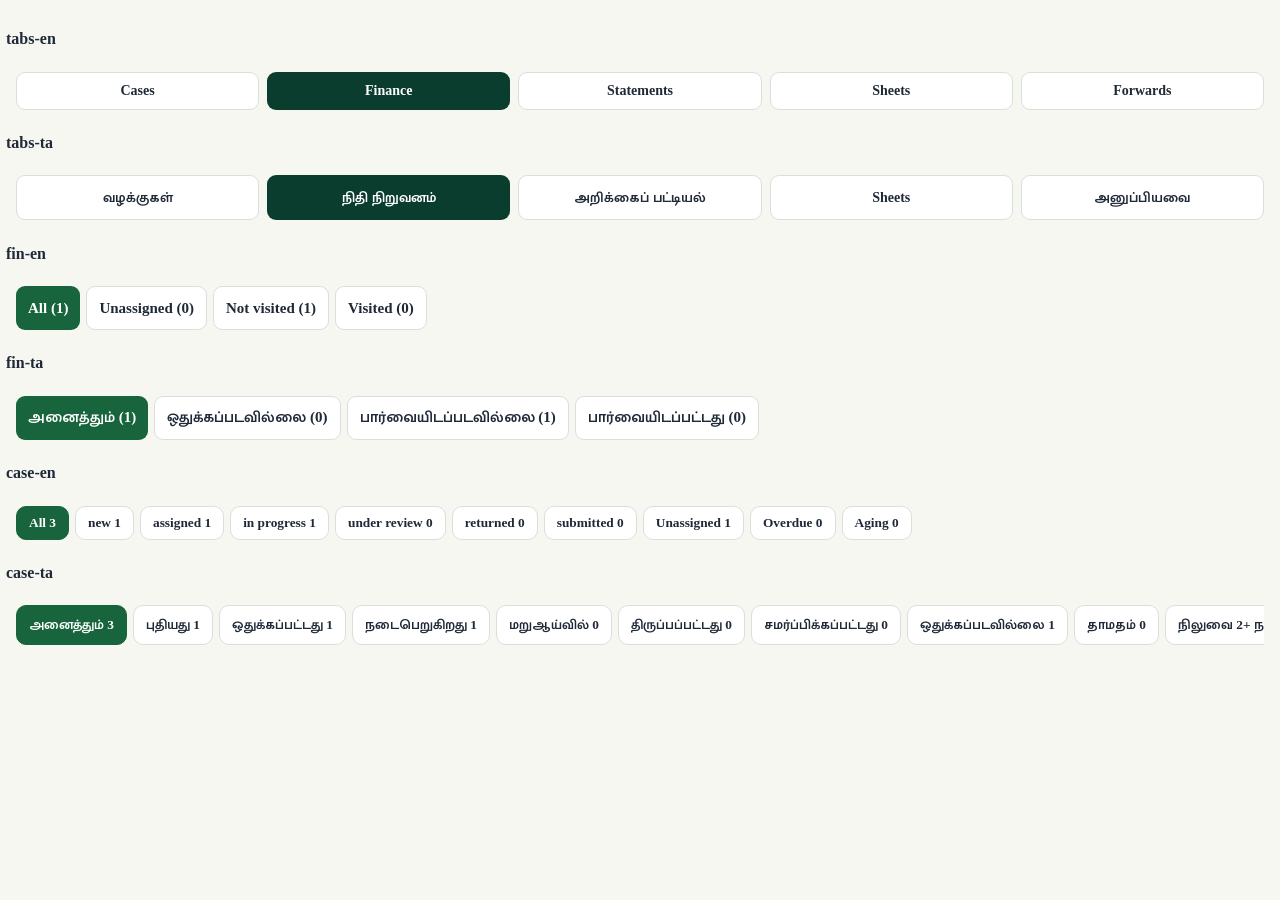
<file: app/chipfix.html>
<!doctype html><html><head><meta charset="utf-8"><meta name="viewport" content="width=device-width,initial-scale=1"><title>chipfix</title><style>
:root{--bg:#F7F7F2;--card:#FFFFFF;--tx:#1F2937;--bd:#D9E0DC;--brand:#0b3d2e}
@font-face{font-family:'Tinos';font-weight:400;src:url('fonts/Tinos_latin_400.woff2') format('woff2');unicode-range:U+0000-00FF,U+2000-206F}
@font-face{font-family:'Tinos';font-weight:700;src:url('fonts/Tinos_latin_700.woff2') format('woff2');unicode-range:U+0000-00FF,U+2000-206F}
@font-face{font-family:'Mukta Malar';font-weight:400;src:url('fonts/Mukta_Malar_tamil_400.woff2') format('woff2');unicode-range:U+0B82-0BFA,U+200C-200D}
@font-face{font-family:'Mukta Malar';font-weight:600;src:url('fonts/Mukta_Malar_tamil_600.woff2') format('woff2');unicode-range:U+0B82-0BFA,U+200C-200D}
@font-face{font-family:'Mukta Malar';font-weight:700;src:url('fonts/Mukta_Malar_tamil_700.woff2') format('woff2');unicode-range:U+0B82-0BFA,U+200C-200D}
body{font-family:'Times New Roman',Tinos,'Mukta Malar',serif;font-variant-numeric:tabular-nums;line-height:1.45;margin:0;background:var(--bg);color:var(--tx);overflow-x:hidden}
button{font-family:inherit}
.main{padding:6px;box-sizing:border-box}
/* AFTER: tab bar class (added to app index.html) */
.ctabs{display:flex;flex-wrap:wrap;gap:8px;margin:10px}
@media (min-width:960px){.ctabs{display:grid;grid-template-columns:repeat(5,minmax(0,1fr))}}
</style></head><body><div class="main" id="root"></div><script>
const V=new URLSearchParams(location.search).get('v')||'before';
const btn0='padding:10px 16px;font-size:15px;font-weight:600;border:0;border-radius:9px;background:#17643D;color:#fff;cursor:pointer;min-height:44px';
const ghost0=btn0+';background:var(--card);color:var(--tx);border:1px solid var(--bd)';
const cbtn='padding:10px 16px;font-size:15px;font-weight:600;border:0;border-radius:9px;background:var(--brand);color:#fff;margin:4px 6px 4px 0';
const cghost=cbtn+';background:var(--card);color:var(--tx);border:1px solid var(--bd)';
const L={
 tabsEn:['Cases','Finance','Statements','Sheets','Forwards'],
 tabsTa:['வழக்குகள்','நிதி நிறுவனம்','அறிக்கைப் பட்டியல்','Sheets','அனுப்பியவை'],
 finEn:['All (1)','Unassigned (0)','Not visited (1)','Visited (0)'],
 finTa:['அனைத்தும் (1)','ஒதுக்கப்படவில்லை (0)','பார்வையிடப்படவில்லை (1)','பார்வையிடப்பட்டது (0)'],
 caseEn:['All 3','new 1','assigned 1','in progress 1','under review 0','returned 0','submitted 0','Unassigned 1','Overdue 0','Aging 0'],
 caseTa:['அனைத்தும் 3','புதியது 1','ஒதுக்கப்பட்டது 1','நடைபெறுகிறது 1','மறுஆய்வில் 0','திருப்பப்பட்டது 0','சமர்ப்பிக்கப்பட்டது 0','ஒதுக்கப்படவில்லை 1','தாமதம் 0','நிலுவை 2+ நாள் 0']};
function tabbar(id,labels){
  const wrap=V==='before';
  const ds=wrap?'display:grid;grid-template-columns:repeat(5,minmax(0,1fr));gap:8px;margin:10px':'';
  const bs=(i)=>((i===1)?cbtn:cghost)+';margin:0;padding:10px 2px;min-width:0;font-size:14px'+(wrap?'':';flex:1 1 30%');
  return '<h4>'+id+'</h4><div id="'+id+'" '+(wrap?'style="'+ds+'"':'class="ctabs"')+'>'+labels.map((l,i)=>'<button style="'+bs(i)+'">'+l+'</button>').join('')+'</div>';
}
function finrow(id,labels){
  const ds=V==='before'?'display:flex;gap:6px;margin:10px;overflow-x:auto':'display:flex;gap:6px;margin:10px;flex-wrap:wrap';
  return '<h4>'+id+'</h4><div id="'+id+'" role="tablist" style="'+ds+'">'+labels.map((l,i)=>'<button role="tab" style="'+((i===0)?btn0:ghost0)+';padding:8px 12px;white-space:nowrap">'+l+'</button>').join('')+'</div>';
}
function caserow(id,labels){
  const ds=V==='before'?'display:flex;gap:6px;margin:10px;overflow-x:auto':'display:flex;gap:6px;margin:10px;flex-wrap:wrap';
  const bs=(i)=>'flex:0 0 auto;padding:8px 12px;border-radius:10px;font-weight:600;border:1px solid '+(i===0?'#17643D':'var(--bd)')+';background:'+(i===0?'#17643D':'var(--card)')+';color:'+(i===0?'#fff':'var(--tx)');
  return '<h4>'+id+'</h4><div id="'+id+'" role="tablist" style="'+ds+'">'+labels.map((l,i)=>'<button role="tab" style="'+bs(i)+'">'+l+'</button>').join('')+'</div>';
}
document.getElementById('root').innerHTML=
 tabbar('tabs-en',L.tabsEn)+tabbar('tabs-ta',L.tabsTa)+
 finrow('fin-en',L.finEn)+finrow('fin-ta',L.finTa)+
 caserow('case-en',L.caseEn)+caserow('case-ta',L.caseTa);
</script></body></html>
</file>
